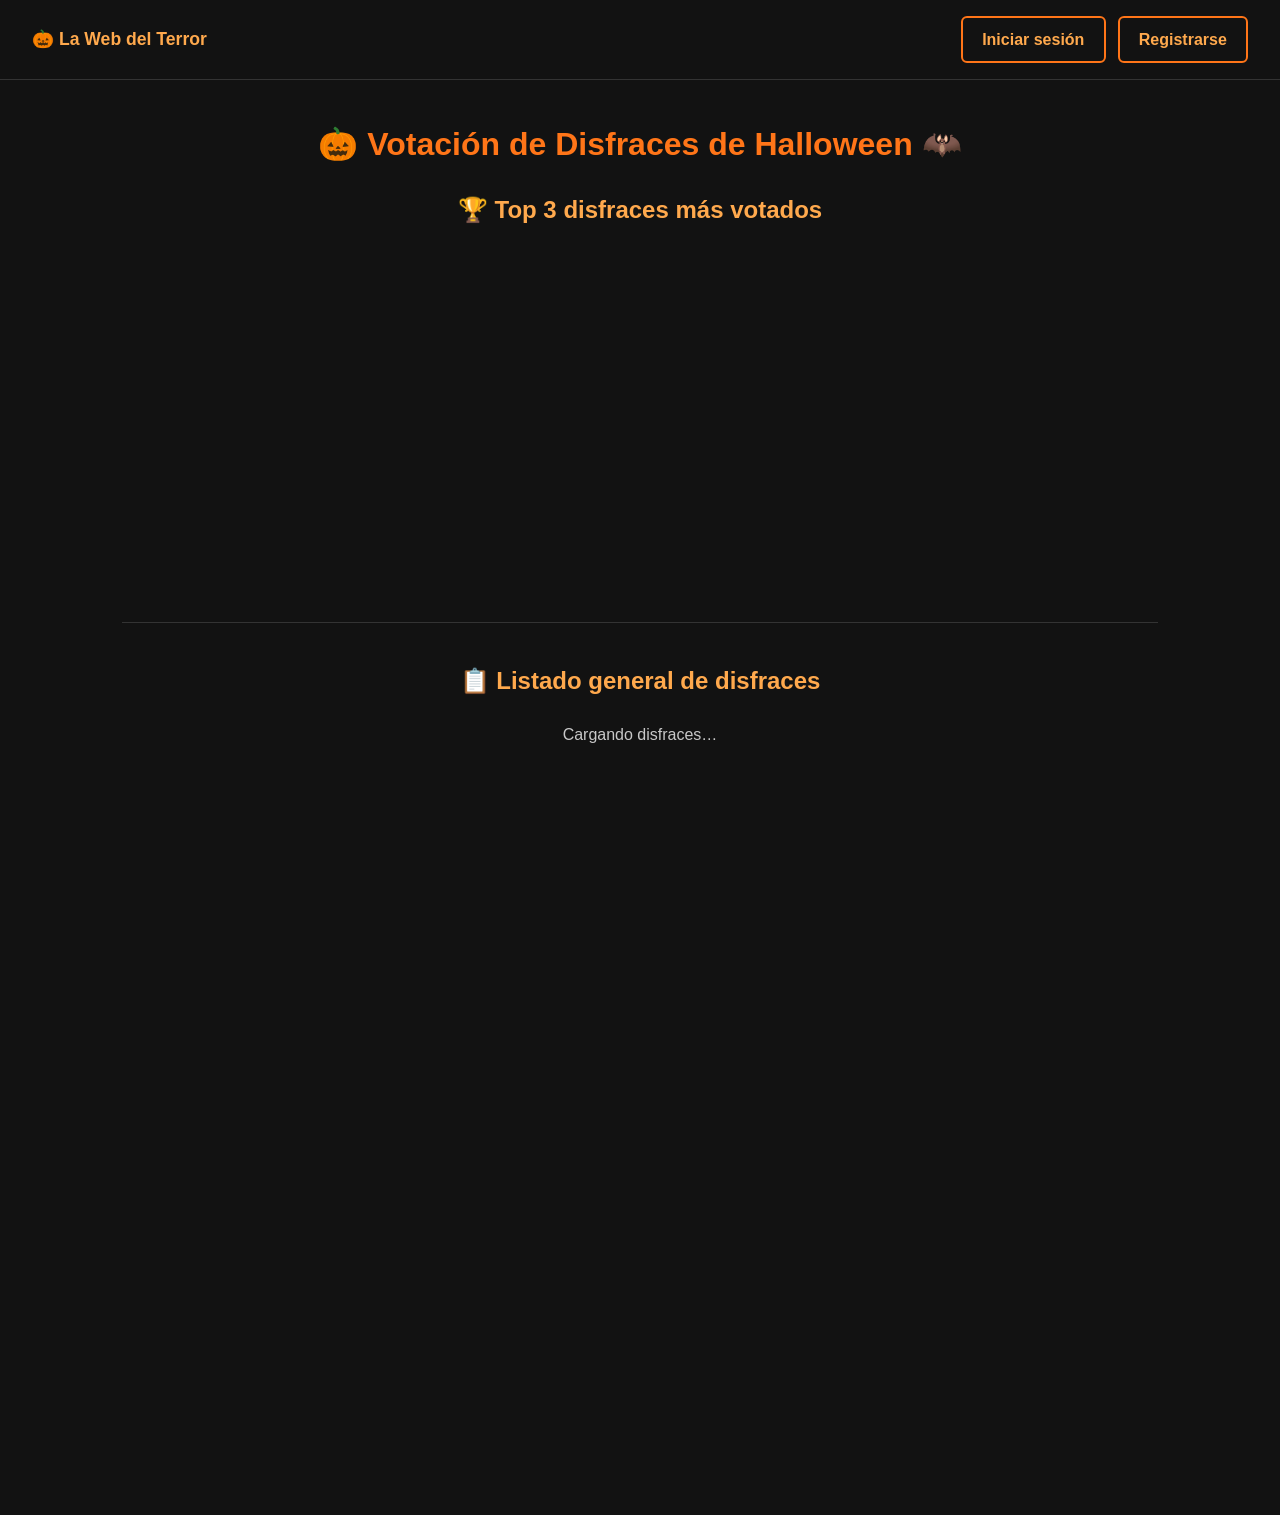
<file: index.html>
<!DOCTYPE html>
<html lang="es">
<head>
    <meta charset="UTF-8">
    <meta name="viewport" content="width=device-width, initial-scale=1.0">
    <meta name="description" content="Votación accesible de disfraces de Halloween">
    <title>Votación de Disfraces de Halloween</title>
    <link rel="icon" href="img/calabaza.svg" type="image/svg+xml">
    <link rel="stylesheet" href="css/estilos.css">
    <script type="module" src="js/index.js"></script>
</head>
<body>
    <!-- Primer elemento enfocable: permite saltar la navegación con el teclado -->
    <a class="saltar-contenido" href="#contenido">Saltar al contenido principal</a>

    <header class="encabezado">
        <a class="marca" href="index.html"><span aria-hidden="true">🎃</span> La Web del Terror</a>
        <nav class="nav-auth" aria-label="Cuenta de usuario">
            <ul id="nav-cuenta">
                <!-- Estado por defecto (sin sesión). js/index.js lo actualiza consultando api/sesion.php -->
                <li><a href="login.html" class="btn btn-secundario">Iniciar sesión</a></li>
                <li><a href="registro.html" class="btn btn-secundario">Registrarse</a></li>
            </ul>
        </nav>
    </header>

    <main id="contenido" tabindex="-1">
        <h1><span aria-hidden="true">🎃</span> Votación de Disfraces de Halloween <span aria-hidden="true">🦇</span></h1>

        <section aria-labelledby="titulo-podio">
            <h2 id="titulo-podio"><span aria-hidden="true">🏆</span> Top 3 disfraces más votados</h2>
            <ol id="contenedor-top" class="podio" aria-busy="true">
                <li class="cargando">Cargando podio…</li>
            </ol>
        </section>

        <hr class="separador">

        <section aria-labelledby="titulo-listado">
            <h2 id="titulo-listado"><span aria-hidden="true">📋</span> Listado general de disfraces</h2>
            <ul id="contenedor-disfraces" class="lista-cards" aria-busy="true">
                <li class="cargando">Cargando disfraces…</li>
            </ul>
        </section>
    </main>

    <!-- Región viva: los resultados de los fetch() se anuncian aquí vía .textContent -->
    <div id="aviso" class="aviso" role="status" aria-live="polite" aria-atomic="true"></div>
</body>
</html>
</file>
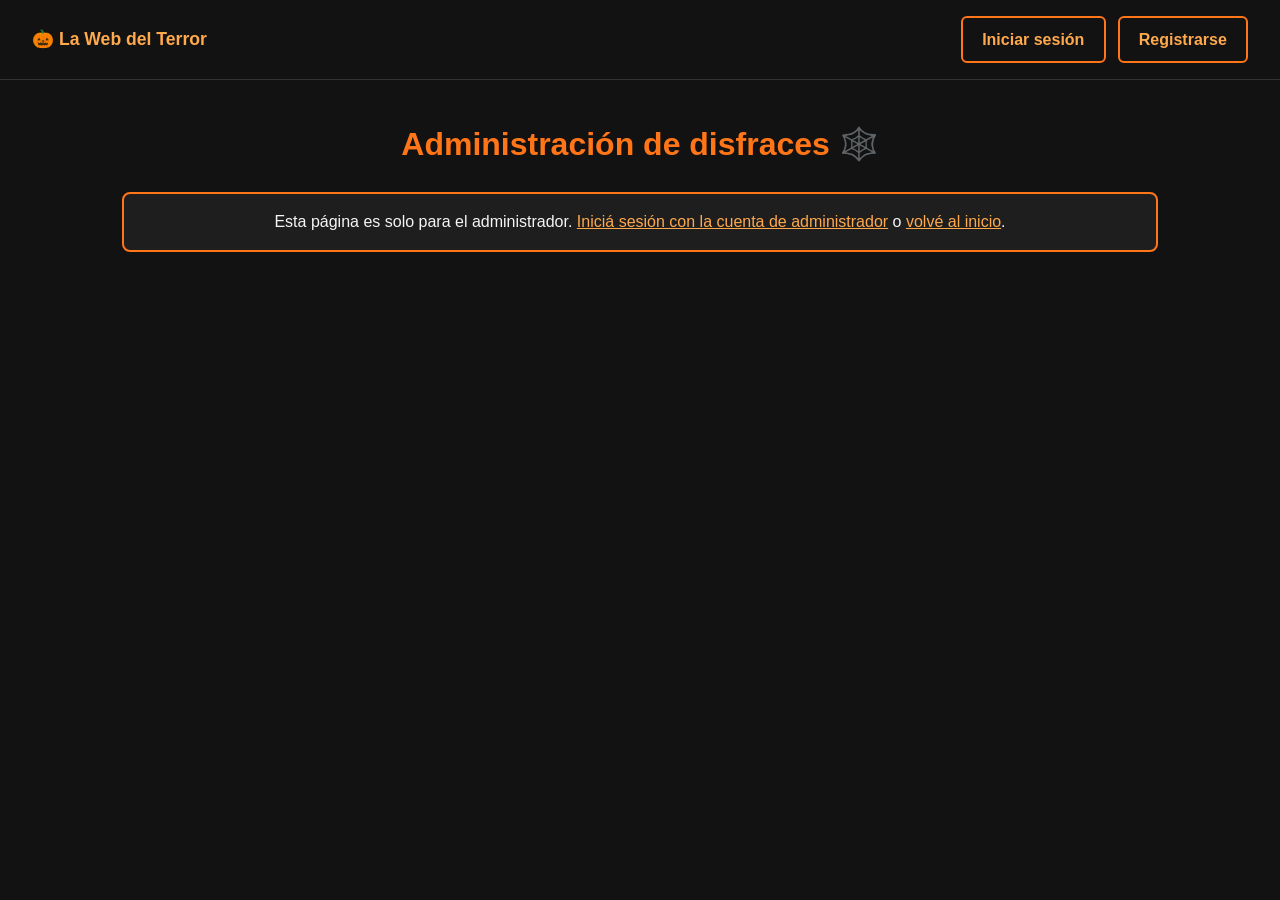
<file: admin.html>
<!DOCTYPE html>
<html lang="es">
<head>
    <meta charset="UTF-8">
    <meta name="viewport" content="width=device-width, initial-scale=1.0">
    <meta name="description" content="Administración de disfraces de Halloween">
    <title>Administración - Halloween</title>
    <link rel="icon" href="img/calabaza.svg" type="image/svg+xml">
    <link rel="stylesheet" href="css/estilos.css">
    <script type="module" src="js/admin.js"></script>
</head>
<body>
    <a class="saltar-contenido" href="#contenido">Saltar al contenido principal</a>

    <header class="encabezado">
        <a class="marca" href="index.html"><span aria-hidden="true">🎃</span> La Web del Terror</a>
        <nav class="nav-auth" aria-label="Cuenta de usuario">
            <ul id="nav-cuenta">
                <li><a href="login.html" class="btn btn-secundario">Iniciar sesión</a></li>
                <li><a href="registro.html" class="btn btn-secundario">Registrarse</a></li>
            </ul>
        </nav>
    </header>

    <main id="contenido" tabindex="-1" class="admin">
        <h1>Administración de disfraces <span aria-hidden="true">🕸️</span></h1>

        <!-- Se muestra si el usuario no es el administrador -->
        <p id="sin-permiso" class="aviso-pagina" hidden>
            Esta página es solo para el administrador.
            <a href="login.html">Iniciá sesión con la cuenta de administrador</a> o
            <a href="index.html">volvé al inicio</a>.
        </p>

        <div id="panel" hidden>
            <section class="form-box form-admin" aria-labelledby="titulo-form">
                <h2 id="titulo-form" tabindex="-1">Agregar disfraz</h2>

                <form id="form-disfraz" novalidate>
                    <div class="campo">
                        <label for="nombre">Nombre del disfraz</label>
                        <input type="text" id="nombre" name="nombre" maxlength="50" required aria-required="true">
                    </div>

                    <div class="campo">
                        <label for="descripcion">Descripción</label>
                        <textarea id="descripcion" name="descripcion" rows="3" maxlength="500"
                                  required aria-required="true"></textarea>
                    </div>

                    <div class="campo">
                        <label for="foto">Foto del disfraz</label>
                        <input type="file" id="foto" name="foto" accept="image/jpeg,image/png,image/gif,image/webp"
                               required aria-required="true" aria-describedby="ayuda-foto">
                        <span id="ayuda-foto" class="ayuda">JPG, PNG, GIF o WEBP, hasta 800 KB.</span>
                    </div>

                    <div class="acciones-form">
                        <button type="submit" id="btn-guardar">Agregar disfraz</button>
                        <button type="button" id="btn-cancelar" class="btn-secundario" hidden>Cancelar edición</button>
                    </div>
                </form>
            </section>

            <section aria-labelledby="titulo-tabla">
                <h2 id="titulo-tabla" tabindex="-1">Disfraces cargados</h2>
                <div class="tabla-scroll">
                    <table class="tabla-admin">
                        <caption class="sr-only">Lista de disfraces con sus votos y acciones disponibles</caption>
                        <thead>
                            <tr>
                                <th scope="col">Foto</th>
                                <th scope="col">Nombre</th>
                                <th scope="col">Descripción</th>
                                <th scope="col">Votos</th>
                                <th scope="col">Acciones</th>
                            </tr>
                        </thead>
                        <tbody id="tabla-disfraces"></tbody>
                    </table>
                </div>
            </section>
        </div>
    </main>

    <!-- Región viva: los resultados de los fetch() se anuncian aquí vía .textContent -->
    <div id="aviso" class="aviso" role="status" aria-live="polite" aria-atomic="true"></div>
</body>
</html>
</file>
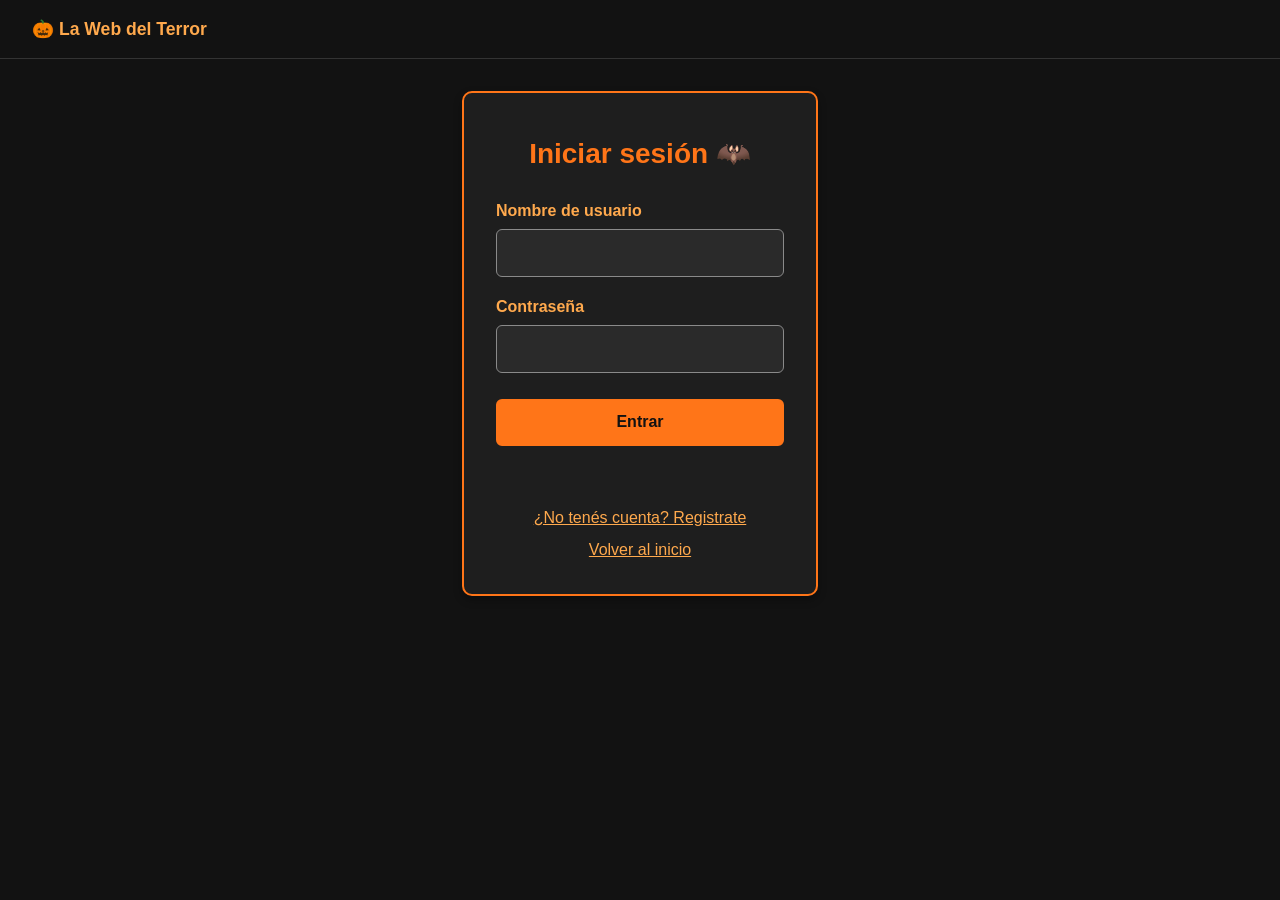
<file: login.html>
<!DOCTYPE html>
<html lang="es">
<head>
    <meta charset="UTF-8">
    <meta name="viewport" content="width=device-width, initial-scale=1.0">
    <meta name="description" content="Iniciar sesión para votar disfraces de Halloween">
    <title>Iniciar sesión - Halloween</title>
    <link rel="icon" href="img/calabaza.svg" type="image/svg+xml">
    <link rel="stylesheet" href="css/estilos.css">
    <script type="module" src="js/auth.js"></script>
</head>
<body class="pagina-form">
    <a class="saltar-contenido" href="#contenido">Saltar al formulario</a>

    <header class="encabezado">
        <a class="marca" href="index.html"><span aria-hidden="true">🎃</span> La Web del Terror</a>
    </header>

    <main id="contenido" tabindex="-1">
        <div class="form-box">
            <h1>Iniciar sesión <span aria-hidden="true">🦇</span></h1>

            <form id="form-auth" data-endpoint="api/login.php" data-destino="index.html" novalidate>
                <div class="campo">
                    <label for="nombre">Nombre de usuario</label>
                    <input type="text" id="nombre" name="nombre" autocomplete="username" required aria-required="true">
                </div>

                <div class="campo">
                    <label for="clave">Contraseña</label>
                    <input type="password" id="clave" name="clave" autocomplete="current-password" required aria-required="true">
                </div>

                <button type="submit">Entrar</button>

                <!-- Región viva: el resultado del fetch() se inyecta con .textContent -->
                <p id="mensaje-form" class="mensaje-form" role="status" aria-live="polite"></p>
            </form>

            <div class="enlaces-form">
                <a href="registro.html">¿No tenés cuenta? Registrate</a>
                <a href="index.html">Volver al inicio</a>
            </div>
        </div>
    </main>
</body>
</html>
</file>
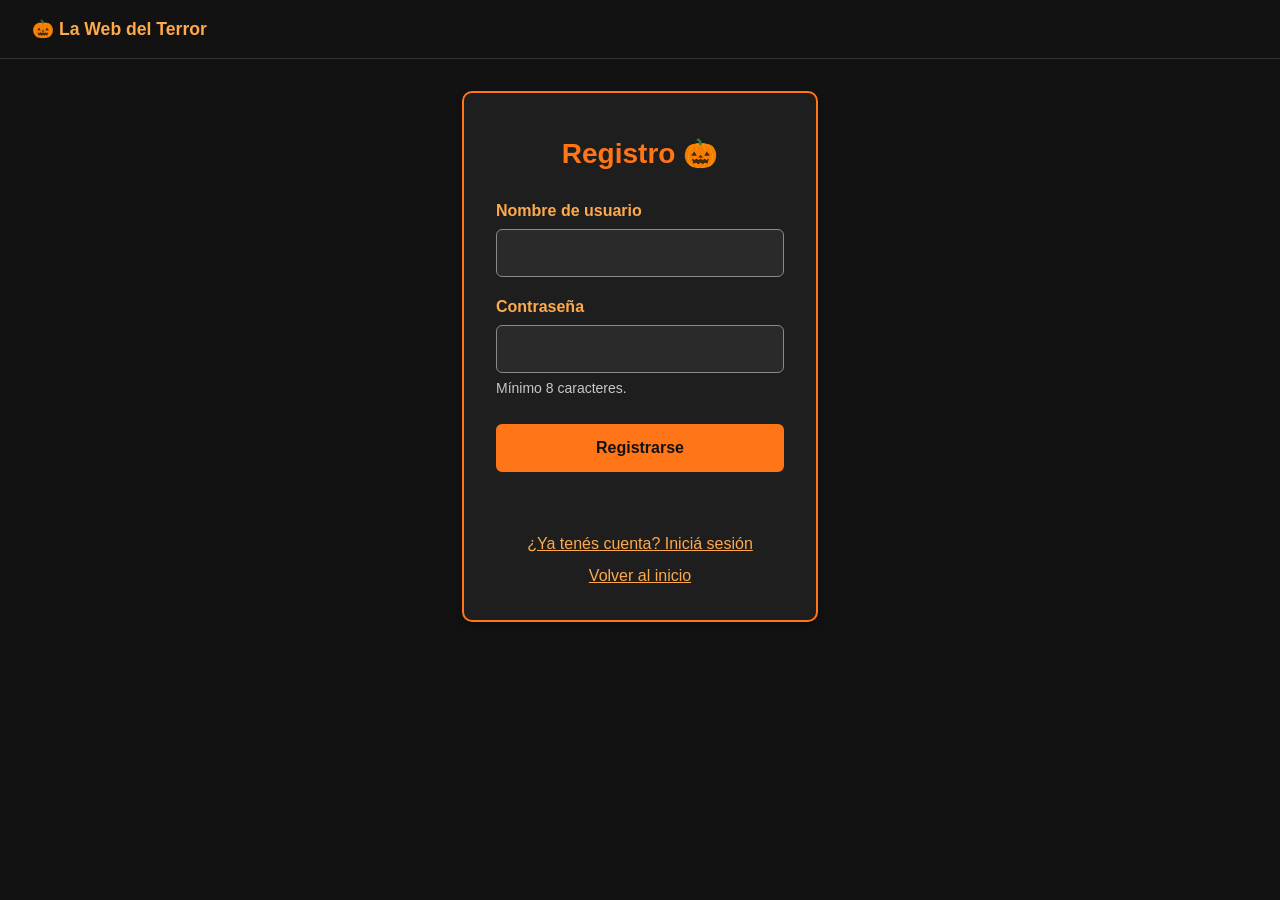
<file: registro.html>
<!DOCTYPE html>
<html lang="es">
<head>
    <meta charset="UTF-8">
    <meta name="viewport" content="width=device-width, initial-scale=1.0">
    <meta name="description" content="Registro de usuarios para votar disfraces de Halloween">
    <title>Registro - Halloween</title>
    <link rel="icon" href="img/calabaza.svg" type="image/svg+xml">
    <link rel="stylesheet" href="css/estilos.css">
    <script type="module" src="js/auth.js"></script>
</head>
<body class="pagina-form">
    <a class="saltar-contenido" href="#contenido">Saltar al formulario</a>

    <header class="encabezado">
        <a class="marca" href="index.html"><span aria-hidden="true">🎃</span> La Web del Terror</a>
    </header>

    <main id="contenido" tabindex="-1">
        <div class="form-box">
            <h1>Registro <span aria-hidden="true">🎃</span></h1>

            <form id="form-auth" data-endpoint="api/registro.php" data-destino="login.html" novalidate>
                <div class="campo">
                    <label for="nombre">Nombre de usuario</label>
                    <input type="text" id="nombre" name="nombre" autocomplete="username" minlength="3" maxlength="50" required aria-required="true">
                </div>

                <div class="campo">
                    <label for="clave">Contraseña</label>
                    <input type="password" id="clave" name="clave" autocomplete="new-password" minlength="8"
                           required aria-required="true" aria-describedby="ayuda-clave">
                    <span id="ayuda-clave" class="ayuda">Mínimo 8 caracteres.</span>
                </div>

                <button type="submit">Registrarse</button>

                <!-- Región viva: el resultado del fetch() se inyecta con .textContent -->
                <p id="mensaje-form" class="mensaje-form" role="status" aria-live="polite"></p>
            </form>

            <div class="enlaces-form">
                <a href="login.html">¿Ya tenés cuenta? Iniciá sesión</a>
                <a href="index.html">Volver al inicio</a>
            </div>
        </div>
    </main>
</body>
</html>
</file>
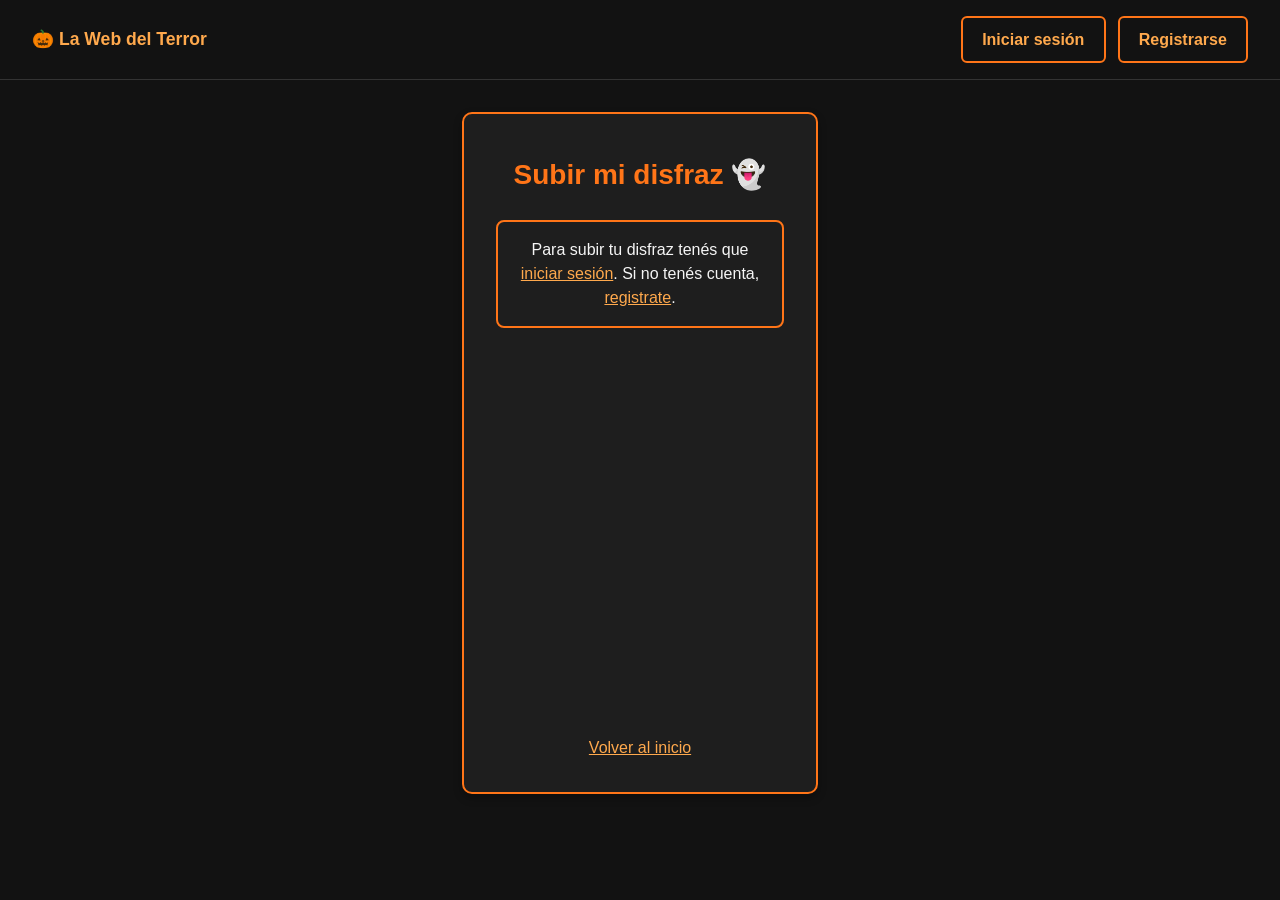
<file: subir.html>
<!DOCTYPE html>
<html lang="es">
<head>
    <meta charset="UTF-8">
    <meta name="viewport" content="width=device-width, initial-scale=1.0">
    <meta name="description" content="Subí tu disfraz de Halloween con foto y descripción">
    <title>Subir mi disfraz - Halloween</title>
    <link rel="icon" href="img/calabaza.svg" type="image/svg+xml">
    <link rel="stylesheet" href="css/estilos.css">
    <script type="module" src="js/subir.js"></script>
</head>
<body class="pagina-form">
    <a class="saltar-contenido" href="#contenido">Saltar al contenido principal</a>

    <header class="encabezado">
        <a class="marca" href="index.html"><span aria-hidden="true">🎃</span> La Web del Terror</a>
        <nav class="nav-auth" aria-label="Cuenta de usuario">
            <ul id="nav-cuenta">
                <li><a href="login.html" class="btn btn-secundario">Iniciar sesión</a></li>
                <li><a href="registro.html" class="btn btn-secundario">Registrarse</a></li>
            </ul>
        </nav>
    </header>

    <main id="contenido" tabindex="-1">
        <div class="form-box">
            <h1>Subir mi disfraz <span aria-hidden="true">👻</span></h1>

            <div class="zona-subir">
            <!-- Se muestra si no hay sesión iniciada -->
            <p id="sin-sesion" class="aviso-pagina" hidden>
                Para subir tu disfraz tenés que <a href="login.html">iniciar sesión</a>.
                Si no tenés cuenta, <a href="registro.html">registrate</a>.
            </p>

            <form id="form-disfraz" novalidate>
                <div class="campo">
                    <label for="nombre">Nombre del disfraz</label>
                    <input type="text" id="nombre" name="nombre" maxlength="50" required aria-required="true">
                </div>

                <div class="campo">
                    <label for="descripcion">Descripción</label>
                    <textarea id="descripcion" name="descripcion" rows="4" maxlength="500"
                              required aria-required="true" aria-describedby="ayuda-descripcion"></textarea>
                    <span id="ayuda-descripcion" class="ayuda">Hasta 500 caracteres.</span>
                </div>

                <div class="campo">
                    <label for="foto">Foto del disfraz</label>
                    <input type="file" id="foto" name="foto" accept="image/jpeg,image/png,image/gif,image/webp"
                           required aria-required="true" aria-describedby="ayuda-foto">
                    <span id="ayuda-foto" class="ayuda">JPG, PNG, GIF o WEBP, hasta 800 KB.</span>
                </div>

                <button type="submit">Subir disfraz</button>

                <!-- Región viva: el resultado del fetch() se inyecta con .textContent -->
                <p id="mensaje-form" class="mensaje-form" role="status" aria-live="polite"></p>
            </form>
            </div>

            <div class="enlaces-form">
                <a href="index.html">Volver al inicio</a>
            </div>
        </div>
    </main>
</body>
</html>
</file>
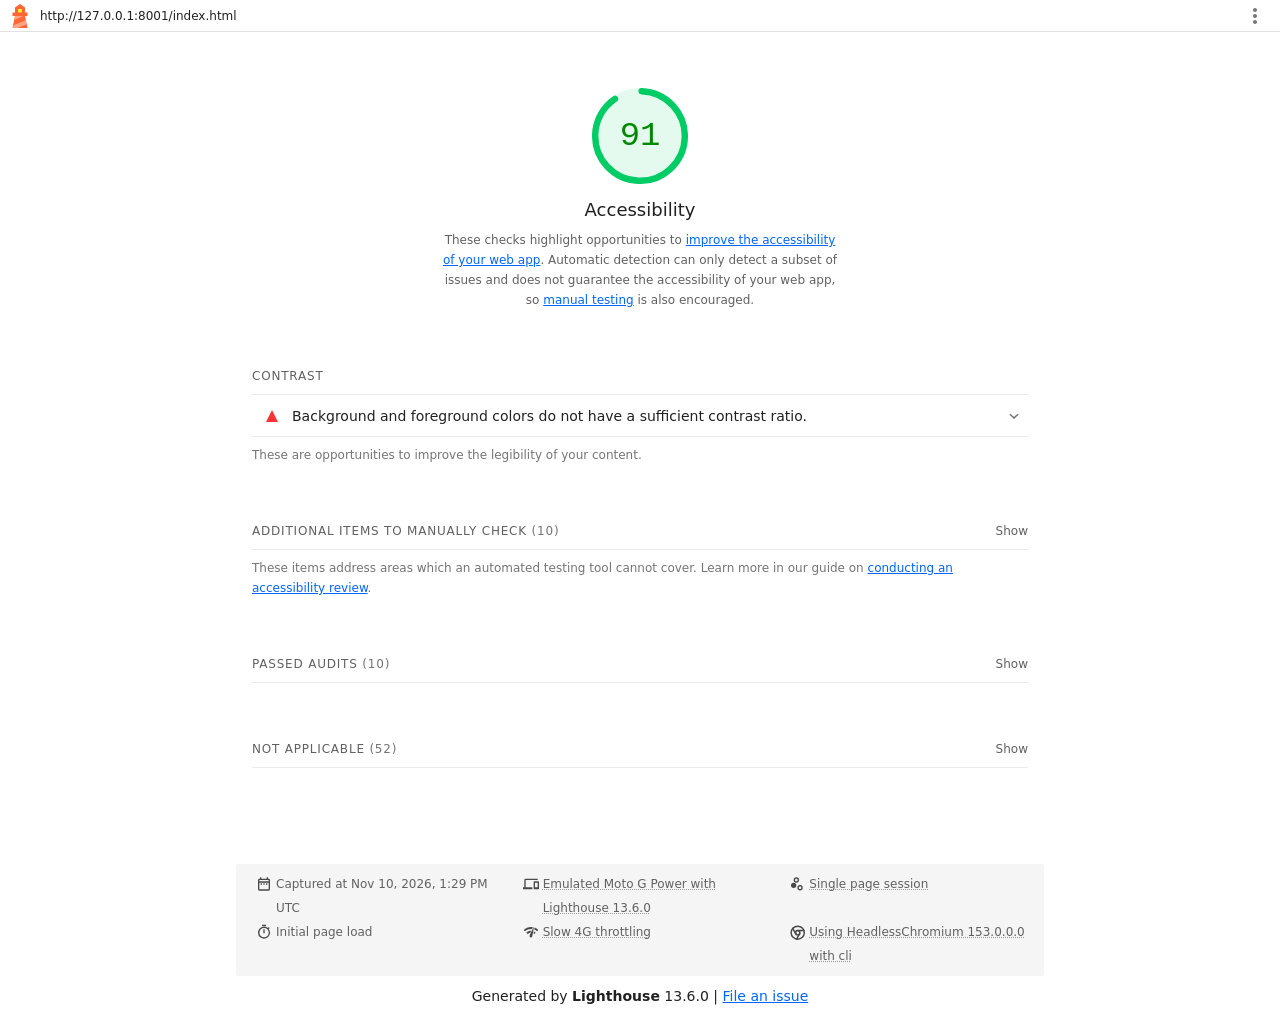
<file: docs/lighthouse/lighthouse_antes_index_original.html>
<!--
@license
Copyright 2018 Google LLC
SPDX-License-Identifier: Apache-2.0
-->
<!doctype html>
<html lang="en">
<head>
  <meta charset="utf-8">
  <meta name="viewport" content="width=device-width, initial-scale=1, minimum-scale=1">
  <link rel="icon" href='data:image/svg+xml;utf8,<svg fill="none" xmlns="http://www.w3.org/2000/svg" viewBox="0 0 48 48"><path d="m14 7 10-7 10 7v10h5v7h-5l5 24H9l5-24H9v-7h5V7Z" fill="%23F63"/><path d="M31.561 24H14l-1.689 8.105L31.561 24ZM18.983 48H9l1.022-4.907L35.723 32.27l1.663 7.98L18.983 48Z" fill="%23FFA385"/><path fill="%23FF3" d="M20.5 10h7v7h-7z"/></svg>'>
  <title>Lighthouse Report</title>
  <style>body {margin: 0}</style>
</head>
<body>
  <noscript>Lighthouse report requires JavaScript. Please enable.</noscript>

  <div id="lh-log"></div>

  <script>window.__LIGHTHOUSE_JSON__ = {"lighthouseVersion":"13.6.0","requestedUrl":"http://127.0.0.1:8001/index.html","mainDocumentUrl":"http://127.0.0.1:8001/index.html","finalDisplayedUrl":"http://127.0.0.1:8001/index.html","finalUrl":"http://127.0.0.1:8001/index.html","fetchTime":"2026-11-10T13:29:28.898Z","gatherMode":"navigation","runWarnings":[],"userAgent":"Mozilla/5.0 (X11; Linux x86_64) AppleWebKit/537.36 (KHTML, like Gecko) HeadlessChrome/153.0.0.0 Safari/537.36","environment":{"networkUserAgent":"Mozilla/5.0 (Linux; Android 11; moto g power (2022)) AppleWebKit/537.36 (KHTML, like Gecko) Chrome/153.0.0.0 Mobile Safari/537.36","hostUserAgent":"Mozilla/5.0 (X11; Linux x86_64) AppleWebKit/537.36 (KHTML, like Gecko) HeadlessChrome/153.0.0.0 Safari/537.36","benchmarkIndex":1845.5,"credits":{"axe-core":"4.14.0"}},"audits":{"accesskeys":{"id":"accesskeys","title":"`[accesskey]` values are unique","description":"Access keys let users quickly focus a part of the page. For proper navigation, each access key must be unique. [Learn more about access keys](https://dequeuniversity.com/rules/axe/4.14/accesskeys).","score":null,"scoreDisplayMode":"notApplicable"},"aria-allowed-attr":{"id":"aria-allowed-attr","title":"`[aria-*]` attributes match their roles","description":"Each ARIA `role` supports a specific subset of `aria-*` attributes. Mismatching these invalidates the `aria-*` attributes. [Learn how to match ARIA attributes to their roles](https://dequeuniversity.com/rules/axe/4.14/aria-allowed-attr).","score":null,"scoreDisplayMode":"notApplicable"},"aria-allowed-role":{"id":"aria-allowed-role","title":"Uses ARIA roles only on compatible elements","description":"Many HTML elements can only be assigned certain ARIA roles. Using ARIA roles where they are not allowed can interfere with the accessibility of the web page. [Learn more about ARIA roles](https://dequeuniversity.com/rules/axe/4.14/aria-allowed-role).","score":null,"scoreDisplayMode":"notApplicable"},"aria-command-name":{"id":"aria-command-name","title":"`button`, `link`, and `menuitem` elements have accessible names","description":"When an element doesn't have an accessible name, screen readers announce it with a generic name, making it unusable for users who rely on screen readers. [Learn how to make command elements more accessible](https://dequeuniversity.com/rules/axe/4.14/aria-command-name).","score":null,"scoreDisplayMode":"notApplicable"},"aria-conditional-attr":{"id":"aria-conditional-attr","title":"ARIA attributes are used as specified for the element's role","description":"Some ARIA attributes are only allowed on an element under certain conditions. [Learn more about conditional ARIA attributes](https://dequeuniversity.com/rules/axe/4.14/aria-conditional-attr).","score":null,"scoreDisplayMode":"notApplicable"},"aria-deprecated-role":{"id":"aria-deprecated-role","title":"Deprecated ARIA roles were not used","description":"Deprecated ARIA roles may not be processed correctly by assistive technology. [Learn more about deprecated ARIA roles](https://dequeuniversity.com/rules/axe/4.14/aria-deprecated-role).","score":null,"scoreDisplayMode":"notApplicable"},"aria-dialog-name":{"id":"aria-dialog-name","title":"Elements with `role=\"dialog\"` or `role=\"alertdialog\"` have accessible names.","description":"ARIA dialog elements without accessible names may prevent screen readers users from discerning the purpose of these elements. [Learn how to make ARIA dialog elements more accessible](https://dequeuniversity.com/rules/axe/4.14/aria-dialog-name).","score":null,"scoreDisplayMode":"notApplicable"},"aria-hidden-body":{"id":"aria-hidden-body","title":"`[aria-hidden=\"true\"]` is not present on the document `\u003cbody>`","description":"Assistive technologies, like screen readers, work inconsistently when `aria-hidden=\"true\"` is set on the document `\u003cbody>`. [Learn how `aria-hidden` affects the document body](https://dequeuniversity.com/rules/axe/4.14/aria-hidden-body).","score":1,"scoreDisplayMode":"binary","details":{"type":"table","headings":[{"key":"node","valueType":"node","subItemsHeading":{"key":"relatedNode","valueType":"node"},"label":"Failing Elements"}],"items":[]}},"aria-hidden-focus":{"id":"aria-hidden-focus","title":"`[aria-hidden=\"true\"]` elements do not contain focusable descendents","description":"Focusable descendents within an `[aria-hidden=\"true\"]` element prevent those interactive elements from being available to users of assistive technologies like screen readers. [Learn how `aria-hidden` affects focusable elements](https://dequeuniversity.com/rules/axe/4.14/aria-hidden-focus).","score":null,"scoreDisplayMode":"notApplicable"},"aria-input-field-name":{"id":"aria-input-field-name","title":"ARIA input fields have accessible names","description":"When an input field doesn't have an accessible name, screen readers announce it with a generic name, making it unusable for users who rely on screen readers. [Learn more about input field labels](https://dequeuniversity.com/rules/axe/4.14/aria-input-field-name).","score":null,"scoreDisplayMode":"notApplicable"},"aria-meter-name":{"id":"aria-meter-name","title":"ARIA `meter` elements have accessible names","description":"When a meter element doesn't have an accessible name, screen readers announce it with a generic name, making it unusable for users who rely on screen readers. [Learn how to name `meter` elements](https://dequeuniversity.com/rules/axe/4.14/aria-meter-name).","score":null,"scoreDisplayMode":"notApplicable"},"aria-progressbar-name":{"id":"aria-progressbar-name","title":"ARIA `progressbar` elements have accessible names","description":"When a `progressbar` element doesn't have an accessible name, screen readers announce it with a generic name, making it unusable for users who rely on screen readers. [Learn how to label `progressbar` elements](https://dequeuniversity.com/rules/axe/4.14/aria-progressbar-name).","score":null,"scoreDisplayMode":"notApplicable"},"aria-prohibited-attr":{"id":"aria-prohibited-attr","title":"Elements use only permitted ARIA attributes","description":"Using ARIA attributes in roles where they are prohibited can mean that important information is not communicated to users of assistive technologies. [Learn more about prohibited ARIA roles](https://dequeuniversity.com/rules/axe/4.14/aria-prohibited-attr).","score":null,"scoreDisplayMode":"notApplicable"},"aria-required-attr":{"id":"aria-required-attr","title":"`[role]`s have all required `[aria-*]` attributes","description":"Some ARIA roles have required attributes that describe the state of the element to screen readers. [Learn more about roles and required attributes](https://dequeuniversity.com/rules/axe/4.14/aria-required-attr).","score":null,"scoreDisplayMode":"notApplicable"},"aria-required-children":{"id":"aria-required-children","title":"Elements with an ARIA `[role]` that require children to contain a specific `[role]` have all required children.","description":"Some ARIA parent roles must contain specific child roles to perform their intended accessibility functions. [Learn more about roles and required children elements](https://dequeuniversity.com/rules/axe/4.14/aria-required-children).","score":null,"scoreDisplayMode":"notApplicable"},"aria-required-parent":{"id":"aria-required-parent","title":"`[role]`s are contained by their required parent element","description":"Some ARIA child roles must be contained by specific parent roles to properly perform their intended accessibility functions. [Learn more about ARIA roles and required parent element](https://dequeuniversity.com/rules/axe/4.14/aria-required-parent).","score":null,"scoreDisplayMode":"notApplicable"},"aria-roles":{"id":"aria-roles","title":"`[role]` values are valid","description":"ARIA roles must have valid values in order to perform their intended accessibility functions. [Learn more about valid ARIA roles](https://dequeuniversity.com/rules/axe/4.14/aria-roles).","score":null,"scoreDisplayMode":"notApplicable"},"aria-text":{"id":"aria-text","title":"Elements with the `role=text` attribute do not have focusable descendents.","description":"Adding `role=text` around a text node split by markup enables VoiceOver to treat it as one phrase, but the element's focusable descendents will not be announced. [Learn more about the `role=text` attribute](https://dequeuniversity.com/rules/axe/4.14/aria-text).","score":null,"scoreDisplayMode":"notApplicable"},"aria-toggle-field-name":{"id":"aria-toggle-field-name","title":"ARIA toggle fields have accessible names","description":"When a toggle field doesn't have an accessible name, screen readers announce it with a generic name, making it unusable for users who rely on screen readers. [Learn more about toggle fields](https://dequeuniversity.com/rules/axe/4.14/aria-toggle-field-name).","score":null,"scoreDisplayMode":"notApplicable"},"aria-tooltip-name":{"id":"aria-tooltip-name","title":"ARIA `tooltip` elements have accessible names","description":"When a tooltip element doesn't have an accessible name, screen readers announce it with a generic name, making it unusable for users who rely on screen readers. [Learn how to name `tooltip` elements](https://dequeuniversity.com/rules/axe/4.14/aria-tooltip-name).","score":null,"scoreDisplayMode":"notApplicable"},"aria-treeitem-name":{"id":"aria-treeitem-name","title":"ARIA `treeitem` elements have accessible names","description":"When a `treeitem` element doesn't have an accessible name, screen readers announce it with a generic name, making it unusable for users who rely on screen readers. [Learn more about labeling `treeitem` elements](https://dequeuniversity.com/rules/axe/4.14/aria-treeitem-name).","score":null,"scoreDisplayMode":"notApplicable"},"aria-valid-attr-value":{"id":"aria-valid-attr-value","title":"`[aria-*]` attributes have valid values","description":"Assistive technologies, like screen readers, can't interpret ARIA attributes with invalid values. [Learn more about valid values for ARIA attributes](https://dequeuniversity.com/rules/axe/4.14/aria-valid-attr-value).","score":null,"scoreDisplayMode":"notApplicable"},"aria-valid-attr":{"id":"aria-valid-attr","title":"`[aria-*]` attributes are valid and not misspelled","description":"Assistive technologies, like screen readers, can't interpret ARIA attributes with invalid names. [Learn more about valid ARIA attributes](https://dequeuniversity.com/rules/axe/4.14/aria-valid-attr).","score":null,"scoreDisplayMode":"notApplicable"},"button-name":{"id":"button-name","title":"Buttons have an accessible name","description":"When a button doesn't have an accessible name, screen readers announce it as \"button\", making it unusable for users who rely on screen readers. [Learn how to make buttons more accessible](https://dequeuniversity.com/rules/axe/4.14/button-name).","score":1,"scoreDisplayMode":"binary","details":{"type":"table","headings":[{"key":"node","valueType":"node","subItemsHeading":{"key":"relatedNode","valueType":"node"},"label":"Failing Elements"}],"items":[]}},"bypass":{"id":"bypass","title":"The page contains a heading, skip link, or landmark region","description":"Adding ways to bypass repetitive content lets keyboard users navigate the page more efficiently. [Learn more about bypass blocks](https://dequeuniversity.com/rules/axe/4.14/bypass).","score":null,"scoreDisplayMode":"notApplicable"},"color-contrast":{"id":"color-contrast","title":"Background and foreground colors do not have a sufficient contrast ratio.","description":"Low-contrast text is difficult or impossible for many users to read. [Learn how to provide sufficient color contrast](https://dequeuniversity.com/rules/axe/4.14/color-contrast).","score":0,"scoreDisplayMode":"binary","details":{"type":"table","headings":[{"key":"node","valueType":"node","subItemsHeading":{"key":"relatedNode","valueType":"node"},"label":"Failing Elements"}],"items":[{"node":{"type":"node","lhId":"1-0-BUTTON","path":"1,HTML,1,BODY,3,MAIN,6,SECTION,1,DIV,0,DIV,3,BUTTON","selector":"section > div#contenedor-disfraces > div.card > button","boundingRect":{"top":1056,"bottom":1090,"left":166,"right":246,"width":80,"height":34},"snippet":"\u003cbutton onclick=\"votar(1)\">","nodeLabel":"¡Votar!","explanation":"Fix any of the following:\n  Element has insufficient color contrast of 2.93 (foreground color: #ffffff, background color: #ff6600, font size: 10.0pt (13.3333px), font weight: bold). Expected contrast ratio of 4.5:1"}},{"node":{"type":"node","lhId":"1-1-BUTTON","path":"1,HTML,1,BODY,3,MAIN,6,SECTION,1,DIV,1,DIV,3,BUTTON","selector":"section > div#contenedor-disfraces > div.card > button","boundingRect":{"top":1311,"bottom":1345,"left":166,"right":246,"width":80,"height":34},"snippet":"\u003cbutton onclick=\"votar(2)\">","nodeLabel":"¡Votar!","explanation":"Fix any of the following:\n  Element has insufficient color contrast of 2.93 (foreground color: #ffffff, background color: #ff6600, font size: 10.0pt (13.3333px), font weight: bold). Expected contrast ratio of 4.5:1"}},{"node":{"type":"node","lhId":"1-2-BUTTON","path":"1,HTML,1,BODY,3,MAIN,6,SECTION,1,DIV,2,DIV,3,BUTTON","selector":"section > div#contenedor-disfraces > div.card > button","boundingRect":{"top":1548,"bottom":1582,"left":166,"right":246,"width":80,"height":34},"snippet":"\u003cbutton onclick=\"votar(3)\">","nodeLabel":"¡Votar!","explanation":"Fix any of the following:\n  Element has insufficient color contrast of 2.93 (foreground color: #ffffff, background color: #ff6600, font size: 10.0pt (13.3333px), font weight: bold). Expected contrast ratio of 4.5:1"}},{"node":{"type":"node","lhId":"1-3-BUTTON","path":"1,HTML,1,BODY,3,MAIN,6,SECTION,1,DIV,3,DIV,3,BUTTON","selector":"section > div#contenedor-disfraces > div.card > button","boundingRect":{"top":1785,"bottom":1819,"left":166,"right":246,"width":80,"height":34},"snippet":"\u003cbutton onclick=\"votar(4)\">","nodeLabel":"¡Votar!","explanation":"Fix any of the following:\n  Element has insufficient color contrast of 2.93 (foreground color: #ffffff, background color: #ff6600, font size: 10.0pt (13.3333px), font weight: bold). Expected contrast ratio of 4.5:1"}},{"node":{"type":"node","lhId":"1-4-BUTTON","path":"1,HTML,1,BODY,3,MAIN,6,SECTION,1,DIV,4,DIV,3,BUTTON","selector":"section > div#contenedor-disfraces > div.card > button","boundingRect":{"top":2039,"bottom":2074,"left":166,"right":246,"width":80,"height":34},"snippet":"\u003cbutton onclick=\"votar(5)\">","nodeLabel":"¡Votar!","explanation":"Fix any of the following:\n  Element has insufficient color contrast of 2.93 (foreground color: #ffffff, background color: #ff6600, font size: 10.0pt (13.3333px), font weight: bold). Expected contrast ratio of 4.5:1"}}],"debugData":{"type":"debugdata","impact":"serious","tags":["cat.color","wcag2aa","wcag143","TTv5","TT13.c","EN-301-549","EN-9.1.4.3","ACT","RGAAv4","RGAA-3.2.1"]}}},"definition-list":{"id":"definition-list","title":"`\u003cdl>`'s contain only properly-ordered `\u003cdt>` and `\u003cdd>` groups, `\u003cscript>`, `\u003ctemplate>` or `\u003cdiv>` elements.","description":"When definition lists are not properly marked up, screen readers may produce confusing or inaccurate output. [Learn how to structure definition lists correctly](https://dequeuniversity.com/rules/axe/4.14/definition-list).","score":null,"scoreDisplayMode":"notApplicable"},"dlitem":{"id":"dlitem","title":"Definition list items are wrapped in `\u003cdl>` elements","description":"Definition list items (`\u003cdt>` and `\u003cdd>`) must be wrapped in a parent `\u003cdl>` element to ensure that screen readers can properly announce them. [Learn how to structure definition lists correctly](https://dequeuniversity.com/rules/axe/4.14/dlitem).","score":null,"scoreDisplayMode":"notApplicable"},"document-title":{"id":"document-title","title":"Document has a `\u003ctitle>` element","description":"The title gives screen reader users an overview of the page, and search engine users rely on it heavily to determine if a page is relevant to their search. [Learn more about document titles](https://dequeuniversity.com/rules/axe/4.14/document-title).","score":1,"scoreDisplayMode":"binary","details":{"type":"table","headings":[{"key":"node","valueType":"node","subItemsHeading":{"key":"relatedNode","valueType":"node"},"label":"Failing Elements"}],"items":[]}},"duplicate-id-aria":{"id":"duplicate-id-aria","title":"ARIA IDs are unique","description":"The value of an ARIA ID must be unique to prevent other instances from being overlooked by assistive technologies. [Learn how to fix duplicate ARIA IDs](https://dequeuniversity.com/rules/axe/4.14/duplicate-id-aria).","score":null,"scoreDisplayMode":"notApplicable"},"empty-heading":{"id":"empty-heading","title":"All heading elements contain content.","description":"A heading with no content or inaccessible text prevent screen reader users from accessing information on the page's structure. [Learn more about headings](https://dequeuniversity.com/rules/axe/4.14/empty-heading).","score":null,"scoreDisplayMode":"notApplicable"},"form-field-multiple-labels":{"id":"form-field-multiple-labels","title":"No form fields have multiple labels","description":"Form fields with multiple labels can be confusingly announced by assistive technologies like screen readers which use either the first, the last, or all of the labels. [Learn how to use form labels](https://dequeuniversity.com/rules/axe/4.14/form-field-multiple-labels).","score":null,"scoreDisplayMode":"notApplicable"},"frame-title":{"id":"frame-title","title":"`\u003cframe>` or `\u003ciframe>` elements have a title","description":"Screen reader users rely on frame titles to describe the contents of frames. [Learn more about frame titles](https://dequeuniversity.com/rules/axe/4.14/frame-title).","score":null,"scoreDisplayMode":"notApplicable"},"heading-order":{"id":"heading-order","title":"Heading elements appear in a sequentially-descending order","description":"Properly ordered headings that do not skip levels convey the semantic structure of the page, making it easier to navigate and understand when using assistive technologies. [Learn more about heading order](https://dequeuniversity.com/rules/axe/4.14/heading-order).","score":1,"scoreDisplayMode":"binary","details":{"type":"table","headings":[{"key":"node","valueType":"node","subItemsHeading":{"key":"relatedNode","valueType":"node"},"label":"Failing Elements"}],"items":[]}},"html-has-lang":{"id":"html-has-lang","title":"`\u003chtml>` element has a `[lang]` attribute","description":"If a page doesn't specify a `lang` attribute, a screen reader assumes that the page is in the default language that the user chose when setting up the screen reader. If the page isn't actually in the default language, then the screen reader might not announce the page's text correctly. [Learn more about the `lang` attribute](https://dequeuniversity.com/rules/axe/4.14/html-has-lang).","score":1,"scoreDisplayMode":"binary","details":{"type":"table","headings":[{"key":"node","valueType":"node","subItemsHeading":{"key":"relatedNode","valueType":"node"},"label":"Failing Elements"}],"items":[]}},"html-lang-valid":{"id":"html-lang-valid","title":"`\u003chtml>` element has a valid value for its `[lang]` attribute","description":"Specifying a valid [BCP 47 language](https://www.w3.org/International/questions/qa-choosing-language-tags#question) helps screen readers announce text properly. [Learn how to use the `lang` attribute](https://dequeuniversity.com/rules/axe/4.14/html-lang-valid).","score":1,"scoreDisplayMode":"binary","details":{"type":"table","headings":[{"key":"node","valueType":"node","subItemsHeading":{"key":"relatedNode","valueType":"node"},"label":"Failing Elements"}],"items":[]}},"html-xml-lang-mismatch":{"id":"html-xml-lang-mismatch","title":"`\u003chtml>` element has an `[xml:lang]` attribute with the same base language as the `[lang]` attribute.","description":"If the webpage does not specify a consistent language, then the screen reader might not announce the page's text correctly. [Learn more about the `lang` attribute](https://dequeuniversity.com/rules/axe/4.14/html-xml-lang-mismatch).","score":null,"scoreDisplayMode":"notApplicable"},"identical-links-same-purpose":{"id":"identical-links-same-purpose","title":"Identical links have the same purpose.","description":"Links with the same destination should have the same description, to help users understand the link's purpose and decide whether to follow it. [Learn more about identical links](https://dequeuniversity.com/rules/axe/4.14/identical-links-same-purpose).","score":null,"scoreDisplayMode":"notApplicable"},"image-alt":{"id":"image-alt","title":"Image elements have `[alt]` attributes","description":"Informative elements should aim for short, descriptive alternate text. Decorative elements can be ignored with an empty alt attribute. [Learn more about the `alt` attribute](https://dequeuniversity.com/rules/axe/4.14/image-alt).","score":null,"scoreDisplayMode":"notApplicable"},"image-redundant-alt":{"id":"image-redundant-alt","title":"Image elements do not have `[alt]` attributes that are redundant text.","description":"Informative elements should aim for short, descriptive alternative text. Alternative text that is exactly the same as the text adjacent to the link or image is potentially confusing for screen reader users, because the text will be read twice. [Learn more about the `alt` attribute](https://dequeuniversity.com/rules/axe/4.14/image-redundant-alt).","score":null,"scoreDisplayMode":"notApplicable"},"input-button-name":{"id":"input-button-name","title":"Input buttons have discernible text.","description":"Adding discernable and accessible text to input buttons may help screen reader users understand the purpose of the input button. [Learn more about input buttons](https://dequeuniversity.com/rules/axe/4.14/input-button-name).","score":null,"scoreDisplayMode":"notApplicable"},"input-image-alt":{"id":"input-image-alt","title":"`\u003cinput type=\"image\">` elements have `[alt]` text","description":"When an image is being used as an `\u003cinput>` button, providing alternative text can help screen reader users understand the purpose of the button. [Learn about input image alt text](https://dequeuniversity.com/rules/axe/4.14/input-image-alt).","score":null,"scoreDisplayMode":"notApplicable"},"label-content-name-mismatch":{"id":"label-content-name-mismatch","title":"Elements with visible text labels have matching accessible names.","description":"Visible text labels that do not match the accessible name can result in a confusing experience for screen reader users. [Learn more about accessible names](https://dequeuniversity.com/rules/axe/4.14/label-content-name-mismatch).","score":null,"scoreDisplayMode":"notApplicable"},"label":{"id":"label","title":"Form elements have associated labels","description":"Labels ensure that form controls are announced properly by assistive technologies, like screen readers. [Learn more about form element labels](https://dequeuniversity.com/rules/axe/4.14/label).","score":null,"scoreDisplayMode":"notApplicable"},"landmark-one-main":{"id":"landmark-one-main","title":"Document has a main landmark.","description":"One main landmark helps screen reader users navigate a web page. [Learn more about landmarks](https://dequeuniversity.com/rules/axe/4.14/landmark-one-main).","score":1,"scoreDisplayMode":"binary","details":{"type":"table","headings":[{"key":"node","valueType":"node","subItemsHeading":{"key":"relatedNode","valueType":"node"},"label":"Failing Elements"}],"items":[]}},"link-name":{"id":"link-name","title":"Links have a discernible name","description":"Link text (and alternate text for images, when used as links) that is discernible, unique, and focusable improves the navigation experience for screen reader users. [Learn how to make links accessible](https://dequeuniversity.com/rules/axe/4.14/link-name).","score":1,"scoreDisplayMode":"binary","details":{"type":"table","headings":[{"key":"node","valueType":"node","subItemsHeading":{"key":"relatedNode","valueType":"node"},"label":"Failing Elements"}],"items":[]}},"link-in-text-block":{"id":"link-in-text-block","title":"Links are distinguishable without relying on color.","description":"Low-contrast text is difficult or impossible for many users to read. Link text that is discernible improves the experience for users with low vision. [Learn how to make links distinguishable](https://dequeuniversity.com/rules/axe/4.14/link-in-text-block).","score":null,"scoreDisplayMode":"notApplicable"},"list":{"id":"list","title":"Lists contain only `\u003cli>` elements and script supporting elements (`\u003cscript>` and `\u003ctemplate>`).","description":"Screen readers have a specific way of announcing lists. Ensuring proper list structure aids screen reader output. [Learn more about proper list structure](https://dequeuniversity.com/rules/axe/4.14/list).","score":null,"scoreDisplayMode":"notApplicable"},"listitem":{"id":"listitem","title":"List items (`\u003cli>`) are contained within `\u003cul>`, `\u003col>` or `\u003cmenu>` parent elements","description":"Screen readers require list items (`\u003cli>`) to be contained within a parent `\u003cul>`, `\u003col>` or `\u003cmenu>` to be announced properly. [Learn more about proper list structure](https://dequeuniversity.com/rules/axe/4.14/listitem).","score":null,"scoreDisplayMode":"notApplicable"},"meta-refresh":{"id":"meta-refresh","title":"The document does not use `\u003cmeta http-equiv=\"refresh\">`","description":"Users do not expect a page to refresh automatically, and doing so will move focus back to the top of the page. This may create a frustrating or confusing experience. [Learn more about the refresh meta tag](https://dequeuniversity.com/rules/axe/4.14/meta-refresh).","score":null,"scoreDisplayMode":"notApplicable"},"meta-viewport":{"id":"meta-viewport","title":"`[user-scalable=\"no\"]` is not used in the `\u003cmeta name=\"viewport\">` element and the `[maximum-scale]` attribute is not less than 5.","description":"Disabling zooming is problematic for users with low vision who rely on screen magnification to properly see the contents of a web page. [Learn more about the viewport meta tag](https://dequeuniversity.com/rules/axe/4.14/meta-viewport).","score":1,"scoreDisplayMode":"binary","details":{"type":"table","headings":[{"key":"node","valueType":"node","subItemsHeading":{"key":"relatedNode","valueType":"node"},"label":"Failing Elements"}],"items":[]}},"object-alt":{"id":"object-alt","title":"`\u003cobject>` elements have alternate text","description":"Screen readers cannot translate non-text content. Adding alternate text to `\u003cobject>` elements helps screen readers convey meaning to users. [Learn more about alt text for `object` elements](https://dequeuniversity.com/rules/axe/4.14/object-alt).","score":null,"scoreDisplayMode":"notApplicable"},"select-name":{"id":"select-name","title":"Select elements have associated label elements.","description":"Form elements without effective labels can create frustrating experiences for screen reader users. [Learn more about the `select` element](https://dequeuniversity.com/rules/axe/4.14/select-name).","score":null,"scoreDisplayMode":"notApplicable"},"skip-link":{"id":"skip-link","title":"Skip links are focusable.","description":"Including a skip link can help users skip to the main content to save time. [Learn more about skip links](https://dequeuniversity.com/rules/axe/4.14/skip-link).","score":null,"scoreDisplayMode":"notApplicable"},"tabindex":{"id":"tabindex","title":"No element has a `[tabindex]` value greater than 0","description":"A value greater than 0 implies an explicit navigation ordering. Although technically valid, this often creates frustrating experiences for users who rely on assistive technologies. [Learn more about the `tabindex` attribute](https://dequeuniversity.com/rules/axe/4.14/tabindex).","score":null,"scoreDisplayMode":"notApplicable"},"table-duplicate-name":{"id":"table-duplicate-name","title":"Tables have different content in the summary attribute and `\u003ccaption>`.","description":"The summary attribute should describe the table structure, while `\u003ccaption>` should have the onscreen title. Accurate table mark-up helps users of screen readers. [Learn more about summary and caption](https://dequeuniversity.com/rules/axe/4.14/table-duplicate-name).","score":null,"scoreDisplayMode":"notApplicable"},"table-fake-caption":{"id":"table-fake-caption","title":"Tables use `\u003ccaption>` instead of cells with the `[colspan]` attribute to indicate a caption.","description":"Screen readers have features to make navigating tables easier. Ensuring that tables use the actual caption element instead of cells with the `[colspan]` attribute may improve the experience for screen reader users. [Learn more about captions](https://dequeuniversity.com/rules/axe/4.14/table-fake-caption).","score":null,"scoreDisplayMode":"notApplicable"},"target-size":{"id":"target-size","title":"Touch targets have sufficient size and spacing.","description":"Touch targets with sufficient size and spacing help users who may have difficulty targeting small controls to activate the targets. [Learn more about touch targets](https://dequeuniversity.com/rules/axe/4.14/target-size).","score":1,"scoreDisplayMode":"binary","details":{"type":"table","headings":[{"key":"node","valueType":"node","subItemsHeading":{"key":"relatedNode","valueType":"node"},"label":"Failing Elements"}],"items":[]}},"td-has-header":{"id":"td-has-header","title":"`\u003ctd>` elements in a large `\u003ctable>` have one or more table headers.","description":"Screen readers have features to make navigating tables easier. Ensuring that `\u003ctd>` elements in a large table (3 or more cells in width and height) have an associated table header may improve the experience for screen reader users. [Learn more about table headers](https://dequeuniversity.com/rules/axe/4.14/td-has-header).","score":null,"scoreDisplayMode":"notApplicable"},"td-headers-attr":{"id":"td-headers-attr","title":"Cells in a `\u003ctable>` element that use the `[headers]` attribute refer to table cells within the same table.","description":"Screen readers have features to make navigating tables easier. Ensuring `\u003ctd>` cells using the `[headers]` attribute only refer to other cells in the same table may improve the experience for screen reader users. [Learn more about the `headers` attribute](https://dequeuniversity.com/rules/axe/4.14/td-headers-attr).","score":null,"scoreDisplayMode":"notApplicable"},"th-has-data-cells":{"id":"th-has-data-cells","title":"`\u003cth>` elements and elements with `[role=\"columnheader\"/\"rowheader\"]` have data cells they describe.","description":"Screen readers have features to make navigating tables easier. Ensuring table headers always refer to some set of cells may improve the experience for screen reader users. [Learn more about table headers](https://dequeuniversity.com/rules/axe/4.14/th-has-data-cells).","score":null,"scoreDisplayMode":"notApplicable"},"valid-lang":{"id":"valid-lang","title":"`[lang]` attributes have a valid value","description":"Specifying a valid [BCP 47 language](https://www.w3.org/International/questions/qa-choosing-language-tags#question) on elements helps ensure that text is pronounced correctly by a screen reader. [Learn how to use the `lang` attribute](https://dequeuniversity.com/rules/axe/4.14/valid-lang).","score":null,"scoreDisplayMode":"notApplicable"},"video-caption":{"id":"video-caption","title":"`\u003cvideo>` elements contain a `\u003ctrack>` element with `[kind=\"captions\"]`","description":"When a video provides a caption it is easier for deaf and hearing impaired users to access its information. [Learn more about video captions](https://dequeuniversity.com/rules/axe/4.14/video-caption).","score":null,"scoreDisplayMode":"notApplicable"},"custom-controls-labels":{"id":"custom-controls-labels","title":"Custom controls have associated labels","description":"Custom interactive controls have associated labels, provided by aria-label or aria-labelledby. [Learn more about custom controls and labels](https://developer.chrome.com/docs/lighthouse/accessibility/custom-controls-labels/).","score":null,"scoreDisplayMode":"manual"},"custom-controls-roles":{"id":"custom-controls-roles","title":"Custom controls have ARIA roles","description":"Custom interactive controls have appropriate ARIA roles. [Learn how to add roles to custom controls](https://developer.chrome.com/docs/lighthouse/accessibility/custom-control-roles/).","score":null,"scoreDisplayMode":"manual"},"focus-traps":{"id":"focus-traps","title":"User focus is not accidentally trapped in a region","description":"A user can tab into and out of any control or region without accidentally trapping their focus. [Learn how to avoid focus traps](https://developer.chrome.com/docs/lighthouse/accessibility/focus-traps/).","score":null,"scoreDisplayMode":"manual"},"focusable-controls":{"id":"focusable-controls","title":"Interactive controls are keyboard focusable","description":"Custom interactive controls are keyboard focusable and display a focus indicator. [Learn how to make custom controls focusable](https://developer.chrome.com/docs/lighthouse/accessibility/focusable-controls/).","score":null,"scoreDisplayMode":"manual"},"interactive-element-affordance":{"id":"interactive-element-affordance","title":"Interactive elements indicate their purpose and state","description":"Interactive elements, such as links and buttons, should indicate their state and be distinguishable from non-interactive elements. [Learn how to decorate interactive elements with affordance hints](https://developer.chrome.com/docs/lighthouse/accessibility/interactive-element-affordance/).","score":null,"scoreDisplayMode":"manual"},"logical-tab-order":{"id":"logical-tab-order","title":"The page has a logical tab order","description":"Tabbing through the page follows the visual layout. Users cannot focus elements that are offscreen. [Learn more about logical tab ordering](https://developer.chrome.com/docs/lighthouse/accessibility/logical-tab-order/).","score":null,"scoreDisplayMode":"manual"},"managed-focus":{"id":"managed-focus","title":"The user's focus is directed to new content added to the page","description":"If new content, such as a dialog, is added to the page, the user's focus is directed to it. [Learn how to direct focus to new content](https://developer.chrome.com/docs/lighthouse/accessibility/managed-focus/).","score":null,"scoreDisplayMode":"manual"},"offscreen-content-hidden":{"id":"offscreen-content-hidden","title":"Offscreen content is hidden from assistive technology","description":"Offscreen content is hidden with display: none or aria-hidden=true. [Learn how to properly hide offscreen content](https://developer.chrome.com/docs/lighthouse/accessibility/offscreen-content-hidden/).","score":null,"scoreDisplayMode":"manual"},"use-landmarks":{"id":"use-landmarks","title":"HTML5 landmark elements are used to improve navigation","description":"Landmark elements (`\u003cmain>`, `\u003cnav>`, etc.) are used to improve the keyboard navigation of the page for assistive technology. [Learn more about landmark elements](https://developer.chrome.com/docs/lighthouse/accessibility/use-landmarks/).","score":null,"scoreDisplayMode":"manual"},"visual-order-follows-dom":{"id":"visual-order-follows-dom","title":"Visual order on the page follows DOM order","description":"DOM order matches the visual order, improving navigation for assistive technology. [Learn more about DOM and visual ordering](https://developer.chrome.com/docs/lighthouse/accessibility/visual-order-follows-dom/).","score":null,"scoreDisplayMode":"manual"},"autocomplete-valid":{"id":"autocomplete-valid","title":"`autocomplete` attributes are used correctly","description":"The `autocomplete` attribute values must be valid and correctly applied for screen readers to function correctly. [Learn more about valid autocomplete values](https://dequeuniversity.com/rules/axe/4.14/autocomplete-valid).","score":null,"scoreDisplayMode":"notApplicable"},"presentation-role-conflict":{"id":"presentation-role-conflict","title":"Elements with `role=\"none\"` or `role=\"presentation\"` do not have conflicts","description":"There are certain cases where the semantic role of an element with `role=\"none\"` or `role=\"presentation\"` does not resolve to none or presentation. To ensure the element remains removed from the accessibility tree, you should not add any global ARIA attributes to the element or make it focusable. [Learn more about presentation role conflict](https://dequeuniversity.com/rules/axe/4.14/presentation-role-conflict).","score":null,"scoreDisplayMode":"notApplicable"},"svg-img-alt":{"id":"svg-img-alt","title":"SVG elements with an `img` role have an accessible text alternative","description":"Ensures SVG elements with an `img`, `graphics-document` or `graphics-symbol` role have an accessible text alternative. [Learn more about SVG alt text](https://dequeuniversity.com/rules/axe/4.14/svg-img-alt).","score":null,"scoreDisplayMode":"notApplicable"}},"configSettings":{"output":["json","html"],"maxWaitForFcp":30000,"maxWaitForLoad":45000,"pauseAfterFcpMs":1000,"pauseAfterLoadMs":1000,"networkQuietThresholdMs":1000,"cpuQuietThresholdMs":1000,"formFactor":"mobile","throttling":{"rttMs":150,"throughputKbps":1638.4,"requestLatencyMs":562.5,"downloadThroughputKbps":1474.5600000000002,"uploadThroughputKbps":675,"cpuSlowdownMultiplier":4},"throttlingMethod":"simulate","screenEmulation":{"mobile":true,"width":412,"height":823,"deviceScaleFactor":1.75,"disabled":false},"emulatedUserAgent":"Mozilla/5.0 (Linux; Android 11; moto g power (2022)) AppleWebKit/537.36 (KHTML, like Gecko) Chrome/136.0.0.0 Mobile Safari/537.36","auditMode":false,"gatherMode":false,"clearStorageTypes":["file_systems","shader_cache","service_workers","cache_storage"],"disableStorageReset":false,"debugNavigation":false,"channel":"cli","usePassiveGathering":false,"disableFullPageScreenshot":false,"skipAboutBlank":false,"blankPage":"about:blank","ignoreStatusCode":false,"locale":"en-US","blockedUrlPatterns":null,"additionalTraceCategories":null,"extraHeaders":null,"precomputedLanternData":null,"onlyAudits":null,"onlyCategories":["accessibility"],"skipAudits":null},"categories":{"accessibility":{"title":"Accessibility","description":"These checks highlight opportunities to [improve the accessibility of your web app](https://developer.chrome.com/docs/lighthouse/accessibility/). Automatic detection can only detect a subset of issues and does not guarantee the accessibility of your web app, so [manual testing](https://web.dev/articles/how-to-review) is also encouraged.","manualDescription":"These items address areas which an automated testing tool cannot cover. Learn more in our guide on [conducting an accessibility review](https://web.dev/articles/how-to-review).","supportedModes":["navigation","snapshot"],"auditRefs":[{"id":"accesskeys","weight":0,"group":"a11y-navigation"},{"id":"aria-allowed-attr","weight":0,"group":"a11y-aria"},{"id":"aria-command-name","weight":0,"group":"a11y-aria"},{"id":"aria-conditional-attr","weight":0,"group":"a11y-aria"},{"id":"aria-deprecated-role","weight":0,"group":"a11y-aria"},{"id":"aria-dialog-name","weight":0,"group":"a11y-aria"},{"id":"aria-hidden-body","weight":10,"group":"a11y-aria"},{"id":"aria-hidden-focus","weight":0,"group":"a11y-aria"},{"id":"aria-input-field-name","weight":0,"group":"a11y-aria"},{"id":"aria-meter-name","weight":0,"group":"a11y-aria"},{"id":"aria-progressbar-name","weight":0,"group":"a11y-aria"},{"id":"aria-prohibited-attr","weight":0,"group":"a11y-aria"},{"id":"aria-required-attr","weight":0,"group":"a11y-aria"},{"id":"aria-required-children","weight":0,"group":"a11y-aria"},{"id":"aria-required-parent","weight":0,"group":"a11y-aria"},{"id":"aria-roles","weight":0,"group":"a11y-aria"},{"id":"aria-text","weight":0,"group":"a11y-aria"},{"id":"aria-toggle-field-name","weight":0,"group":"a11y-aria"},{"id":"aria-tooltip-name","weight":0,"group":"a11y-aria"},{"id":"aria-treeitem-name","weight":0,"group":"a11y-aria"},{"id":"aria-valid-attr-value","weight":0,"group":"a11y-aria"},{"id":"aria-valid-attr","weight":0,"group":"a11y-aria"},{"id":"button-name","weight":10,"group":"a11y-names-labels"},{"id":"bypass","weight":0,"group":"a11y-navigation"},{"id":"color-contrast","weight":7,"group":"a11y-color-contrast"},{"id":"definition-list","weight":0,"group":"a11y-tables-lists"},{"id":"dlitem","weight":0,"group":"a11y-tables-lists"},{"id":"document-title","weight":7,"group":"a11y-names-labels"},{"id":"duplicate-id-aria","weight":0,"group":"a11y-aria"},{"id":"form-field-multiple-labels","weight":0,"group":"a11y-names-labels"},{"id":"frame-title","weight":0,"group":"a11y-names-labels"},{"id":"heading-order","weight":3,"group":"a11y-navigation"},{"id":"html-has-lang","weight":7,"group":"a11y-language"},{"id":"html-lang-valid","weight":7,"group":"a11y-language"},{"id":"html-xml-lang-mismatch","weight":0,"group":"a11y-language"},{"id":"image-alt","weight":0,"group":"a11y-names-labels"},{"id":"input-button-name","weight":0,"group":"a11y-names-labels"},{"id":"input-image-alt","weight":0,"group":"a11y-names-labels"},{"id":"label","weight":0,"group":"a11y-names-labels"},{"id":"link-in-text-block","weight":0,"group":"a11y-color-contrast"},{"id":"link-name","weight":7,"group":"a11y-names-labels"},{"id":"list","weight":0,"group":"a11y-tables-lists"},{"id":"listitem","weight":0,"group":"a11y-tables-lists"},{"id":"meta-refresh","weight":0,"group":"a11y-best-practices"},{"id":"meta-viewport","weight":10,"group":"a11y-best-practices"},{"id":"object-alt","weight":0,"group":"a11y-names-labels"},{"id":"select-name","weight":0,"group":"a11y-names-labels"},{"id":"skip-link","weight":0,"group":"a11y-names-labels"},{"id":"tabindex","weight":0,"group":"a11y-navigation"},{"id":"target-size","weight":7,"group":"a11y-best-practices"},{"id":"td-headers-attr","weight":0,"group":"a11y-tables-lists"},{"id":"th-has-data-cells","weight":0,"group":"a11y-tables-lists"},{"id":"valid-lang","weight":0,"group":"a11y-language"},{"id":"video-caption","weight":0,"group":"a11y-audio-video"},{"id":"landmark-one-main","weight":3,"group":"a11y-best-practices"},{"id":"autocomplete-valid","weight":0,"group":"a11y-best-practices"},{"id":"presentation-role-conflict","weight":0,"group":"a11y-best-practices"},{"id":"svg-img-alt","weight":0,"group":"a11y-best-practices"},{"id":"focusable-controls","weight":0},{"id":"interactive-element-affordance","weight":0},{"id":"logical-tab-order","weight":0},{"id":"visual-order-follows-dom","weight":0},{"id":"focus-traps","weight":0},{"id":"managed-focus","weight":0},{"id":"use-landmarks","weight":0},{"id":"offscreen-content-hidden","weight":0},{"id":"custom-controls-labels","weight":0},{"id":"custom-controls-roles","weight":0},{"id":"table-duplicate-name","weight":0,"group":"a11y-best-practices"},{"id":"empty-heading","weight":0,"group":"a11y-best-practices"},{"id":"aria-allowed-role","weight":0,"group":"a11y-best-practices"},{"id":"image-redundant-alt","weight":0,"group":"a11y-names-labels"},{"id":"identical-links-same-purpose","weight":0,"group":"a11y-best-practices"},{"id":"label-content-name-mismatch","weight":0,"group":"hidden"},{"id":"table-fake-caption","weight":0,"group":"hidden"},{"id":"td-has-header","weight":0,"group":"hidden"}],"id":"accessibility","score":0.91}},"categoryGroups":{"metrics":{"title":"Metrics"},"insights":{"title":"Insights","description":"These insights are also available in the Chrome DevTools Performance Panel - [record a trace](https://developer.chrome.com/docs/devtools/performance/reference) to view more detailed information."},"diagnostics":{"title":"Diagnostics","description":"More information about the performance of your application. These numbers don't [directly affect](https://developer.chrome.com/docs/lighthouse/performance/performance-scoring/) the Performance score."},"a11y-best-practices":{"title":"Best practices","description":"These items highlight common accessibility best practices."},"a11y-color-contrast":{"title":"Contrast","description":"These are opportunities to improve the legibility of your content."},"a11y-names-labels":{"title":"Names and labels","description":"These are opportunities to improve the semantics of the controls in your application. This may enhance the experience for users of assistive technology, like a screen reader."},"a11y-navigation":{"title":"Navigation","description":"These are opportunities to improve keyboard navigation in your application."},"a11y-aria":{"title":"ARIA","description":"These are opportunities to improve the usage of ARIA in your application which may enhance the experience for users of assistive technology, like a screen reader."},"a11y-language":{"title":"Internationalization and localization","description":"These are opportunities to improve the interpretation of your content by users in different locales."},"a11y-audio-video":{"title":"Audio and video","description":"These are opportunities to provide alternative content for audio and video. This may improve the experience for users with hearing or vision impairments."},"a11y-tables-lists":{"title":"Tables and lists","description":"These are opportunities to improve the experience of reading tabular or list data using assistive technology, like a screen reader."},"seo-mobile":{"title":"Mobile Friendly","description":"Make sure your pages are mobile friendly so users don’t have to pinch or zoom in order to read the content pages. [Learn how to make pages mobile-friendly](https://developers.google.com/search/mobile-sites/)."},"seo-content":{"title":"Content Best Practices","description":"Format your HTML in a way that enables crawlers to better understand your app’s content."},"seo-crawl":{"title":"Crawling and Indexing","description":"To appear in search results, crawlers need access to your app."},"best-practices-trust-safety":{"title":"Trust and Safety"},"best-practices-ux":{"title":"User Experience"},"best-practices-browser-compat":{"title":"Browser Compatibility"},"best-practices-general":{"title":"General"},"webmcp":{"title":"WebMCP","description":"Audits validating WebMCP integration."},"agent-accessibility":{"title":"Agent Accessibility","description":"These audits highlight best practices for improving the accessibility of the website for AI agents."},"agent-discoverability":{"title":"Agent Discoverability","description":"These audits validate that websites expose discoverable resources, documentation, and catalogs for AI agents."},"hidden":{"title":""}},"stackPacks":[],"entities":[{"name":"127.0.0.1","origins":["http://127.0.0.1:8001"],"isFirstParty":true,"isUnrecognized":true}],"fullPageScreenshot":{"screenshot":{"data":"[data-uri]","width":412,"height":2132},"nodes":{"1-0-BUTTON":{"id":"","top":1056,"bottom":1090,"left":166,"right":246,"width":80,"height":34},"1-1-BUTTON":{"id":"","top":1311,"bottom":1345,"left":166,"right":246,"width":80,"height":34},"1-2-BUTTON":{"id":"","top":1548,"bottom":1582,"left":166,"right":246,"width":80,"height":34},"1-3-BUTTON":{"id":"","top":1785,"bottom":1819,"left":166,"right":246,"width":80,"height":34},"1-4-BUTTON":{"id":"","top":2039,"bottom":2074,"left":166,"right":246,"width":80,"height":34}}},"timing":{"entries":[{"startTime":1714.17,"name":"lh:config","duration":431.53,"entryType":"measure"},{"startTime":1715.72,"name":"lh:config:resolveArtifactsToDefns","duration":25.76,"entryType":"measure"},{"startTime":2145.97,"name":"lh:runner:gather","duration":5099.89,"entryType":"measure"},{"startTime":2248.01,"name":"lh:driver:connect","duration":6.48,"entryType":"measure"},{"startTime":2254.77,"name":"lh:driver:navigate","duration":25.59,"entryType":"measure"},{"startTime":2280.72,"name":"lh:gather:getBenchmarkIndex","duration":1023.6,"entryType":"measure"},{"startTime":3304.56,"name":"lh:gather:getVersion","duration":1.12,"entryType":"measure"},{"startTime":3305.77,"name":"lh:gather:getDevicePixelRatio","duration":2.67,"entryType":"measure"},{"startTime":3309.42,"name":"lh:prepare:navigationMode","duration":56.41,"entryType":"measure"},{"startTime":3310.39,"name":"lh:gather:getVersion","duration":0.52,"entryType":"measure"},{"startTime":3344.31,"name":"lh:storage:clearDataForOrigin","duration":6.28,"entryType":"measure"},{"startTime":3350.87,"name":"lh:storage:clearBrowserCaches","duration":6.65,"entryType":"measure"},{"startTime":3364.03,"name":"lh:gather:prepareThrottlingAndNetwork","duration":1.74,"entryType":"measure"},{"startTime":3376.13,"name":"lh:driver:navigate","duration":2457.47,"entryType":"measure"},{"startTime":5836.38,"name":"lh:computed:NetworkRecords","duration":0.63,"entryType":"measure"},{"startTime":5837.36,"name":"lh:gather:getArtifact:DevtoolsLog","duration":0.02,"entryType":"measure"},{"startTime":5837.39,"name":"lh:gather:getArtifact:Accessibility","duration":230.26,"entryType":"measure"},{"startTime":6067.96,"name":"lh:gather:getArtifact:NetworkUserAgent","duration":2.11,"entryType":"measure"},{"startTime":6070.1,"name":"lh:gather:getArtifact:Stacks","duration":22.64,"entryType":"measure"},{"startTime":6070.22,"name":"lh:gather:collectStacks","duration":22.49,"entryType":"measure"},{"startTime":6092.76,"name":"lh:gather:getArtifact:FullPageScreenshot","duration":1135.21,"entryType":"measure"},{"startTime":7221.57,"name":"lh:gather:getVersion","duration":1.33,"entryType":"measure"},{"startTime":7248.49,"name":"lh:runner:audit","duration":201.12,"entryType":"measure"},{"startTime":7248.62,"name":"lh:runner:auditing","duration":200.48,"entryType":"measure"},{"startTime":7250.31,"name":"lh:audit:accesskeys","duration":1.8,"entryType":"measure"},{"startTime":7252.28,"name":"lh:audit:aria-allowed-attr","duration":0.48,"entryType":"measure"},{"startTime":7252.94,"name":"lh:audit:aria-allowed-role","duration":0.52,"entryType":"measure"},{"startTime":7253.61,"name":"lh:audit:aria-command-name","duration":1.58,"entryType":"measure"},{"startTime":7255.37,"name":"lh:audit:aria-conditional-attr","duration":0.81,"entryType":"measure"},{"startTime":7256.33,"name":"lh:audit:aria-deprecated-role","duration":0.79,"entryType":"measure"},{"startTime":7257.27,"name":"lh:audit:aria-dialog-name","duration":1.61,"entryType":"measure"},{"startTime":7259.12,"name":"lh:audit:aria-hidden-body","duration":4.75,"entryType":"measure"},{"startTime":7264.04,"name":"lh:audit:aria-hidden-focus","duration":0.77,"entryType":"measure"},{"startTime":7264.98,"name":"lh:audit:aria-input-field-name","duration":0.75,"entryType":"measure"},{"startTime":7265.94,"name":"lh:audit:aria-meter-name","duration":0.78,"entryType":"measure"},{"startTime":7266.9,"name":"lh:audit:aria-progressbar-name","duration":0.84,"entryType":"measure"},{"startTime":7267.94,"name":"lh:audit:aria-prohibited-attr","duration":0.89,"entryType":"measure"},{"startTime":7268.97,"name":"lh:audit:aria-required-attr","duration":0.84,"entryType":"measure"},{"startTime":7270,"name":"lh:audit:aria-required-children","duration":7.19,"entryType":"measure"},{"startTime":7277.35,"name":"lh:audit:aria-required-parent","duration":1.01,"entryType":"measure"},{"startTime":7278.5,"name":"lh:audit:aria-roles","duration":1.36,"entryType":"measure"},{"startTime":7280.02,"name":"lh:audit:aria-text","duration":1.07,"entryType":"measure"},{"startTime":7281.24,"name":"lh:audit:aria-toggle-field-name","duration":1.12,"entryType":"measure"},{"startTime":7282.51,"name":"lh:audit:aria-tooltip-name","duration":1.12,"entryType":"measure"},{"startTime":7283.77,"name":"lh:audit:aria-treeitem-name","duration":1.17,"entryType":"measure"},{"startTime":7285.09,"name":"lh:audit:aria-valid-attr-value","duration":1.24,"entryType":"measure"},{"startTime":7286.47,"name":"lh:audit:aria-valid-attr","duration":1.2,"entryType":"measure"},{"startTime":7287.84,"name":"lh:audit:button-name","duration":5,"entryType":"measure"},{"startTime":7293,"name":"lh:audit:bypass","duration":10.81,"entryType":"measure"},{"startTime":7303.97,"name":"lh:audit:color-contrast","duration":4.25,"entryType":"measure"},{"startTime":7308.44,"name":"lh:audit:definition-list","duration":1.48,"entryType":"measure"},{"startTime":7310.08,"name":"lh:audit:dlitem","duration":1.33,"entryType":"measure"},{"startTime":7311.57,"name":"lh:audit:document-title","duration":2.75,"entryType":"measure"},{"startTime":7314.5,"name":"lh:audit:duplicate-id-aria","duration":1.32,"entryType":"measure"},{"startTime":7315.96,"name":"lh:audit:empty-heading","duration":6.42,"entryType":"measure"},{"startTime":7322.54,"name":"lh:audit:form-field-multiple-labels","duration":1.67,"entryType":"measure"},{"startTime":7324.36,"name":"lh:audit:frame-title","duration":1.48,"entryType":"measure"},{"startTime":7327.95,"name":"lh:audit:heading-order","duration":12.53,"entryType":"measure"},{"startTime":7340.66,"name":"lh:audit:html-has-lang","duration":2.79,"entryType":"measure"},{"startTime":7343.59,"name":"lh:audit:html-lang-valid","duration":2.45,"entryType":"measure"},{"startTime":7346.21,"name":"lh:audit:html-xml-lang-mismatch","duration":1.53,"entryType":"measure"},{"startTime":7347.92,"name":"lh:audit:identical-links-same-purpose","duration":2.39,"entryType":"measure"},{"startTime":7350.44,"name":"lh:audit:image-alt","duration":1.47,"entryType":"measure"},{"startTime":7352.06,"name":"lh:audit:image-redundant-alt","duration":1.55,"entryType":"measure"},{"startTime":7353.75,"name":"lh:audit:input-button-name","duration":3.33,"entryType":"measure"},{"startTime":7357.23,"name":"lh:audit:input-image-alt","duration":7.7,"entryType":"measure"},{"startTime":7365.09,"name":"lh:audit:label-content-name-mismatch","duration":1.96,"entryType":"measure"},{"startTime":7367.2,"name":"lh:audit:label","duration":1.73,"entryType":"measure"},{"startTime":7369.09,"name":"lh:audit:landmark-one-main","duration":2.43,"entryType":"measure"},{"startTime":7371.67,"name":"lh:audit:link-name","duration":2.54,"entryType":"measure"},{"startTime":7374.36,"name":"lh:audit:link-in-text-block","duration":2.85,"entryType":"measure"},{"startTime":7377.35,"name":"lh:audit:list","duration":1.82,"entryType":"measure"},{"startTime":7379.32,"name":"lh:audit:listitem","duration":1.79,"entryType":"measure"},{"startTime":7381.25,"name":"lh:audit:meta-refresh","duration":11.4,"entryType":"measure"},{"startTime":7392.83,"name":"lh:audit:meta-viewport","duration":2.84,"entryType":"measure"},{"startTime":7395.89,"name":"lh:audit:object-alt","duration":1.95,"entryType":"measure"},{"startTime":7398.04,"name":"lh:audit:select-name","duration":1.99,"entryType":"measure"},{"startTime":7400.17,"name":"lh:audit:skip-link","duration":2.22,"entryType":"measure"},{"startTime":7402.54,"name":"lh:audit:tabindex","duration":2.05,"entryType":"measure"},{"startTime":7404.74,"name":"lh:audit:table-duplicate-name","duration":3.65,"entryType":"measure"},{"startTime":7408.55,"name":"lh:audit:table-fake-caption","duration":8.49,"entryType":"measure"},{"startTime":7417.19,"name":"lh:audit:target-size","duration":2.7,"entryType":"measure"},{"startTime":7420.05,"name":"lh:audit:td-has-header","duration":2.65,"entryType":"measure"},{"startTime":7422.91,"name":"lh:audit:td-headers-attr","duration":3.53,"entryType":"measure"},{"startTime":7426.61,"name":"lh:audit:th-has-data-cells","duration":2.33,"entryType":"measure"},{"startTime":7429.08,"name":"lh:audit:valid-lang","duration":2.37,"entryType":"measure"},{"startTime":7431.61,"name":"lh:audit:video-caption","duration":10.74,"entryType":"measure"},{"startTime":7442.37,"name":"lh:audit:custom-controls-labels","duration":0.12,"entryType":"measure"},{"startTime":7442.5,"name":"lh:audit:custom-controls-roles","duration":0.01,"entryType":"measure"},{"startTime":7442.52,"name":"lh:audit:focus-traps","duration":0.01,"entryType":"measure"},{"startTime":7442.54,"name":"lh:audit:focusable-controls","duration":0.01,"entryType":"measure"},{"startTime":7442.55,"name":"lh:audit:interactive-element-affordance","duration":0.01,"entryType":"measure"},{"startTime":7442.56,"name":"lh:audit:logical-tab-order","duration":0.01,"entryType":"measure"},{"startTime":7442.57,"name":"lh:audit:managed-focus","duration":0.01,"entryType":"measure"},{"startTime":7442.58,"name":"lh:audit:offscreen-content-hidden","duration":0.01,"entryType":"measure"},{"startTime":7442.59,"name":"lh:audit:use-landmarks","duration":0.01,"entryType":"measure"},{"startTime":7442.61,"name":"lh:audit:visual-order-follows-dom","duration":0.01,"entryType":"measure"},{"startTime":7442.76,"name":"lh:audit:autocomplete-valid","duration":1.45,"entryType":"measure"},{"startTime":7444.36,"name":"lh:audit:presentation-role-conflict","duration":2.32,"entryType":"measure"},{"startTime":7446.87,"name":"lh:audit:svg-img-alt","duration":2.21,"entryType":"measure"},{"startTime":7449.12,"name":"lh:runner:generate","duration":0.49,"entryType":"measure"},{"startTime":7450.08,"name":"lh:computed:EntityClassification","duration":1.19,"entryType":"measure"}],"total":5301.01},"i18n":{"rendererFormattedStrings":{"calculatorLink":"See calculator.","collapseView":"Collapse view","crcInitialNavigation":"Initial Navigation","crcLongestDurationLabel":"Maximum critical path latency:","dropdownCopyJSON":"Copy JSON","dropdownDarkTheme":"Toggle Dark Theme","dropdownPrintExpanded":"Print Expanded","dropdownPrintSummary":"Print Summary","dropdownSaveGist":"Save as Gist","dropdownSaveHTML":"Save as HTML","dropdownSaveJSON":"Save as JSON","dropdownViewUnthrottledTrace":"View Unthrottled Trace","dropdownViewer":"Open in Viewer","errorLabel":"Error!","errorMissingAuditInfo":"Report error: no audit information","expandView":"Expand view","firstPartyChipLabel":"1st party","footerIssue":"File an issue","hide":"Hide","labDataTitle":"Lab Data","lsPerformanceCategoryDescription":"[Lighthouse](https://developers.google.com/web/tools/lighthouse/) analysis of the current page on an emulated mobile network. Values are estimated and may vary.","manualAuditsGroupTitle":"Additional items to manually check","notApplicableAuditsGroupTitle":"Not applicable","openInANewTabTooltip":"Open in a new tab","opportunityResourceColumnLabel":"Opportunity","opportunitySavingsColumnLabel":"Estimated Savings","passedAuditsGroupTitle":"Passed audits","runtimeAnalysisWindow":"Initial page load","runtimeAnalysisWindowSnapshot":"Point-in-time snapshot","runtimeAnalysisWindowTimespan":"User interactions timespan","runtimeCustom":"Custom throttling","runtimeDesktopEmulation":"Emulated Desktop","runtimeMobileEmulation":"Emulated Moto G Power","runtimeNoEmulation":"No emulation","runtimeSettingsArdVersion":"ARD version","runtimeSettingsAxeVersion":"Axe version","runtimeSettingsBenchmark":"Unthrottled CPU/Memory Power","runtimeSettingsCPUThrottling":"CPU throttling","runtimeSettingsDevice":"Device","runtimeSettingsNetworkThrottling":"Network throttling","runtimeSettingsScreenEmulation":"Screen emulation","runtimeSettingsUANetwork":"User agent (network)","runtimeSingleLoad":"Single page session","runtimeSingleLoadTooltip":"This data is taken from a single page session, as opposed to field data summarizing many sessions.","runtimeSlow4g":"Slow 4G throttling","runtimeUnknown":"Unknown","show":"Show","showRelevantAudits":"Show audits relevant to:","snippetCollapseButtonLabel":"Collapse snippet","snippetExpandButtonLabel":"Expand snippet","thirdPartyResourcesLabel":"Show 3rd-party resources","throttlingProvided":"Provided by environment","toplevelWarningsMessage":"There were issues affecting this run of Lighthouse:","unattributable":"Unattributable","unscoredLabel":"Unscored","unscoredTitle":"This audit does not contribute to the overall category score.","varianceDisclaimer":"Values are estimated and may vary. The [performance score is calculated](https://developer.chrome.com/docs/lighthouse/performance/performance-scoring/) directly from these metrics.","viewTraceLabel":"View Trace","viewTreemapLabel":"View Treemap","warningAuditsGroupTitle":"Passed audits but with warnings","warningHeader":"Warnings: "},"icuMessagePaths":{"core/audits/accessibility/accesskeys.js | title":["audits.accesskeys.title"],"core/audits/accessibility/accesskeys.js | description":["audits.accesskeys.description"],"core/audits/accessibility/aria-allowed-attr.js | title":["audits[aria-allowed-attr].title"],"core/audits/accessibility/aria-allowed-attr.js | description":["audits[aria-allowed-attr].description"],"core/audits/accessibility/aria-allowed-role.js | title":["audits[aria-allowed-role].title"],"core/audits/accessibility/aria-allowed-role.js | description":["audits[aria-allowed-role].description"],"core/audits/accessibility/aria-command-name.js | title":["audits[aria-command-name].title"],"core/audits/accessibility/aria-command-name.js | description":["audits[aria-command-name].description"],"core/audits/accessibility/aria-conditional-attr.js | title":["audits[aria-conditional-attr].title"],"core/audits/accessibility/aria-conditional-attr.js | description":["audits[aria-conditional-attr].description"],"core/audits/accessibility/aria-deprecated-role.js | title":["audits[aria-deprecated-role].title"],"core/audits/accessibility/aria-deprecated-role.js | description":["audits[aria-deprecated-role].description"],"core/audits/accessibility/aria-dialog-name.js | title":["audits[aria-dialog-name].title"],"core/audits/accessibility/aria-dialog-name.js | description":["audits[aria-dialog-name].description"],"core/audits/accessibility/aria-hidden-body.js | title":["audits[aria-hidden-body].title"],"core/audits/accessibility/aria-hidden-body.js | description":["audits[aria-hidden-body].description"],"core/lib/i18n/i18n.js | columnFailingElem":["audits[aria-hidden-body].details.headings[0].label","audits[button-name].details.headings[0].label","audits[color-contrast].details.headings[0].label","audits[document-title].details.headings[0].label","audits[heading-order].details.headings[0].label","audits[html-has-lang].details.headings[0].label","audits[html-lang-valid].details.headings[0].label","audits[landmark-one-main].details.headings[0].label","audits[link-name].details.headings[0].label","audits[meta-viewport].details.headings[0].label","audits[target-size].details.headings[0].label"],"core/audits/accessibility/aria-hidden-focus.js | title":["audits[aria-hidden-focus].title"],"core/audits/accessibility/aria-hidden-focus.js | description":["audits[aria-hidden-focus].description"],"core/audits/accessibility/aria-input-field-name.js | title":["audits[aria-input-field-name].title"],"core/audits/accessibility/aria-input-field-name.js | description":["audits[aria-input-field-name].description"],"core/audits/accessibility/aria-meter-name.js | title":["audits[aria-meter-name].title"],"core/audits/accessibility/aria-meter-name.js | description":["audits[aria-meter-name].description"],"core/audits/accessibility/aria-progressbar-name.js | title":["audits[aria-progressbar-name].title"],"core/audits/accessibility/aria-progressbar-name.js | description":["audits[aria-progressbar-name].description"],"core/audits/accessibility/aria-prohibited-attr.js | title":["audits[aria-prohibited-attr].title"],"core/audits/accessibility/aria-prohibited-attr.js | description":["audits[aria-prohibited-attr].description"],"core/audits/accessibility/aria-required-attr.js | title":["audits[aria-required-attr].title"],"core/audits/accessibility/aria-required-attr.js | description":["audits[aria-required-attr].description"],"core/audits/accessibility/aria-required-children.js | title":["audits[aria-required-children].title"],"core/audits/accessibility/aria-required-children.js | description":["audits[aria-required-children].description"],"core/audits/accessibility/aria-required-parent.js | title":["audits[aria-required-parent].title"],"core/audits/accessibility/aria-required-parent.js | description":["audits[aria-required-parent].description"],"core/audits/accessibility/aria-roles.js | title":["audits[aria-roles].title"],"core/audits/accessibility/aria-roles.js | description":["audits[aria-roles].description"],"core/audits/accessibility/aria-text.js | title":["audits[aria-text].title"],"core/audits/accessibility/aria-text.js | description":["audits[aria-text].description"],"core/audits/accessibility/aria-toggle-field-name.js | title":["audits[aria-toggle-field-name].title"],"core/audits/accessibility/aria-toggle-field-name.js | description":["audits[aria-toggle-field-name].description"],"core/audits/accessibility/aria-tooltip-name.js | title":["audits[aria-tooltip-name].title"],"core/audits/accessibility/aria-tooltip-name.js | description":["audits[aria-tooltip-name].description"],"core/audits/accessibility/aria-treeitem-name.js | title":["audits[aria-treeitem-name].title"],"core/audits/accessibility/aria-treeitem-name.js | description":["audits[aria-treeitem-name].description"],"core/audits/accessibility/aria-valid-attr-value.js | title":["audits[aria-valid-attr-value].title"],"core/audits/accessibility/aria-valid-attr-value.js | description":["audits[aria-valid-attr-value].description"],"core/audits/accessibility/aria-valid-attr.js | title":["audits[aria-valid-attr].title"],"core/audits/accessibility/aria-valid-attr.js | description":["audits[aria-valid-attr].description"],"core/audits/accessibility/button-name.js | title":["audits[button-name].title"],"core/audits/accessibility/button-name.js | description":["audits[button-name].description"],"core/audits/accessibility/bypass.js | title":["audits.bypass.title"],"core/audits/accessibility/bypass.js | description":["audits.bypass.description"],"core/audits/accessibility/color-contrast.js | failureTitle":["audits[color-contrast].title"],"core/audits/accessibility/color-contrast.js | description":["audits[color-contrast].description"],"core/audits/accessibility/definition-list.js | title":["audits[definition-list].title"],"core/audits/accessibility/definition-list.js | description":["audits[definition-list].description"],"core/audits/accessibility/dlitem.js | title":["audits.dlitem.title"],"core/audits/accessibility/dlitem.js | description":["audits.dlitem.description"],"core/audits/accessibility/document-title.js | title":["audits[document-title].title"],"core/audits/accessibility/document-title.js | description":["audits[document-title].description"],"core/audits/accessibility/duplicate-id-aria.js | title":["audits[duplicate-id-aria].title"],"core/audits/accessibility/duplicate-id-aria.js | description":["audits[duplicate-id-aria].description"],"core/audits/accessibility/empty-heading.js | title":["audits[empty-heading].title"],"core/audits/accessibility/empty-heading.js | description":["audits[empty-heading].description"],"core/audits/accessibility/form-field-multiple-labels.js | title":["audits[form-field-multiple-labels].title"],"core/audits/accessibility/form-field-multiple-labels.js | description":["audits[form-field-multiple-labels].description"],"core/audits/accessibility/frame-title.js | title":["audits[frame-title].title"],"core/audits/accessibility/frame-title.js | description":["audits[frame-title].description"],"core/audits/accessibility/heading-order.js | title":["audits[heading-order].title"],"core/audits/accessibility/heading-order.js | description":["audits[heading-order].description"],"core/audits/accessibility/html-has-lang.js | title":["audits[html-has-lang].title"],"core/audits/accessibility/html-has-lang.js | description":["audits[html-has-lang].description"],"core/audits/accessibility/html-lang-valid.js | title":["audits[html-lang-valid].title"],"core/audits/accessibility/html-lang-valid.js | description":["audits[html-lang-valid].description"],"core/audits/accessibility/html-xml-lang-mismatch.js | title":["audits[html-xml-lang-mismatch].title"],"core/audits/accessibility/html-xml-lang-mismatch.js | description":["audits[html-xml-lang-mismatch].description"],"core/audits/accessibility/identical-links-same-purpose.js | title":["audits[identical-links-same-purpose].title"],"core/audits/accessibility/identical-links-same-purpose.js | description":["audits[identical-links-same-purpose].description"],"core/audits/accessibility/image-alt.js | title":["audits[image-alt].title"],"core/audits/accessibility/image-alt.js | description":["audits[image-alt].description"],"core/audits/accessibility/image-redundant-alt.js | title":["audits[image-redundant-alt].title"],"core/audits/accessibility/image-redundant-alt.js | description":["audits[image-redundant-alt].description"],"core/audits/accessibility/input-button-name.js | title":["audits[input-button-name].title"],"core/audits/accessibility/input-button-name.js | description":["audits[input-button-name].description"],"core/audits/accessibility/input-image-alt.js | title":["audits[input-image-alt].title"],"core/audits/accessibility/input-image-alt.js | description":["audits[input-image-alt].description"],"core/audits/accessibility/label-content-name-mismatch.js | title":["audits[label-content-name-mismatch].title"],"core/audits/accessibility/label-content-name-mismatch.js | description":["audits[label-content-name-mismatch].description"],"core/audits/accessibility/label.js | title":["audits.label.title"],"core/audits/accessibility/label.js | description":["audits.label.description"],"core/audits/accessibility/landmark-one-main.js | title":["audits[landmark-one-main].title"],"core/audits/accessibility/landmark-one-main.js | description":["audits[landmark-one-main].description"],"core/audits/accessibility/link-name.js | title":["audits[link-name].title"],"core/audits/accessibility/link-name.js | description":["audits[link-name].description"],"core/audits/accessibility/link-in-text-block.js | title":["audits[link-in-text-block].title"],"core/audits/accessibility/link-in-text-block.js | description":["audits[link-in-text-block].description"],"core/audits/accessibility/list.js | title":["audits.list.title"],"core/audits/accessibility/list.js | description":["audits.list.description"],"core/audits/accessibility/listitem.js | title":["audits.listitem.title"],"core/audits/accessibility/listitem.js | description":["audits.listitem.description"],"core/audits/accessibility/meta-refresh.js | title":["audits[meta-refresh].title"],"core/audits/accessibility/meta-refresh.js | description":["audits[meta-refresh].description"],"core/audits/accessibility/meta-viewport.js | title":["audits[meta-viewport].title"],"core/audits/accessibility/meta-viewport.js | description":["audits[meta-viewport].description"],"core/audits/accessibility/object-alt.js | title":["audits[object-alt].title"],"core/audits/accessibility/object-alt.js | description":["audits[object-alt].description"],"core/audits/accessibility/select-name.js | title":["audits[select-name].title"],"core/audits/accessibility/select-name.js | description":["audits[select-name].description"],"core/audits/accessibility/skip-link.js | title":["audits[skip-link].title"],"core/audits/accessibility/skip-link.js | description":["audits[skip-link].description"],"core/audits/accessibility/tabindex.js | title":["audits.tabindex.title"],"core/audits/accessibility/tabindex.js | description":["audits.tabindex.description"],"core/audits/accessibility/table-duplicate-name.js | title":["audits[table-duplicate-name].title"],"core/audits/accessibility/table-duplicate-name.js | description":["audits[table-duplicate-name].description"],"core/audits/accessibility/table-fake-caption.js | title":["audits[table-fake-caption].title"],"core/audits/accessibility/table-fake-caption.js | description":["audits[table-fake-caption].description"],"core/audits/accessibility/target-size.js | title":["audits[target-size].title"],"core/audits/accessibility/target-size.js | description":["audits[target-size].description"],"core/audits/accessibility/td-has-header.js | title":["audits[td-has-header].title"],"core/audits/accessibility/td-has-header.js | description":["audits[td-has-header].description"],"core/audits/accessibility/td-headers-attr.js | title":["audits[td-headers-attr].title"],"core/audits/accessibility/td-headers-attr.js | description":["audits[td-headers-attr].description"],"core/audits/accessibility/th-has-data-cells.js | title":["audits[th-has-data-cells].title"],"core/audits/accessibility/th-has-data-cells.js | description":["audits[th-has-data-cells].description"],"core/audits/accessibility/valid-lang.js | title":["audits[valid-lang].title"],"core/audits/accessibility/valid-lang.js | description":["audits[valid-lang].description"],"core/audits/accessibility/video-caption.js | title":["audits[video-caption].title"],"core/audits/accessibility/video-caption.js | description":["audits[video-caption].description"],"core/audits/accessibility/autocomplete-valid.js | title":["audits[autocomplete-valid].title"],"core/audits/accessibility/autocomplete-valid.js | description":["audits[autocomplete-valid].description"],"core/audits/accessibility/presentation-role-conflict.js | title":["audits[presentation-role-conflict].title"],"core/audits/accessibility/presentation-role-conflict.js | description":["audits[presentation-role-conflict].description"],"core/audits/accessibility/svg-img-alt.js | title":["audits[svg-img-alt].title"],"core/audits/accessibility/svg-img-alt.js | description":["audits[svg-img-alt].description"],"core/config/default-config.js | a11yCategoryTitle":["categories.accessibility.title"],"core/config/default-config.js | a11yCategoryDescription":["categories.accessibility.description"],"core/config/default-config.js | a11yCategoryManualDescription":["categories.accessibility.manualDescription"],"core/config/default-config.js | metricGroupTitle":["categoryGroups.metrics.title"],"core/config/default-config.js | insightsGroupTitle":["categoryGroups.insights.title"],"core/config/default-config.js | insightsGroupDescription":["categoryGroups.insights.description"],"core/config/default-config.js | diagnosticsGroupTitle":["categoryGroups.diagnostics.title"],"core/config/default-config.js | diagnosticsGroupDescription":["categoryGroups.diagnostics.description"],"core/config/default-config.js | a11yBestPracticesGroupTitle":["categoryGroups[a11y-best-practices].title"],"core/config/default-config.js | a11yBestPracticesGroupDescription":["categoryGroups[a11y-best-practices].description"],"core/config/default-config.js | a11yColorContrastGroupTitle":["categoryGroups[a11y-color-contrast].title"],"core/config/default-config.js | a11yColorContrastGroupDescription":["categoryGroups[a11y-color-contrast].description"],"core/config/default-config.js | a11yNamesLabelsGroupTitle":["categoryGroups[a11y-names-labels].title"],"core/config/default-config.js | a11yNamesLabelsGroupDescription":["categoryGroups[a11y-names-labels].description"],"core/config/default-config.js | a11yNavigationGroupTitle":["categoryGroups[a11y-navigation].title"],"core/config/default-config.js | a11yNavigationGroupDescription":["categoryGroups[a11y-navigation].description"],"core/config/default-config.js | a11yAriaGroupTitle":["categoryGroups[a11y-aria].title"],"core/config/default-config.js | a11yAriaGroupDescription":["categoryGroups[a11y-aria].description"],"core/config/default-config.js | a11yLanguageGroupTitle":["categoryGroups[a11y-language].title"],"core/config/default-config.js | a11yLanguageGroupDescription":["categoryGroups[a11y-language].description"],"core/config/default-config.js | a11yAudioVideoGroupTitle":["categoryGroups[a11y-audio-video].title"],"core/config/default-config.js | a11yAudioVideoGroupDescription":["categoryGroups[a11y-audio-video].description"],"core/config/default-config.js | a11yTablesListsVideoGroupTitle":["categoryGroups[a11y-tables-lists].title"],"core/config/default-config.js | a11yTablesListsVideoGroupDescription":["categoryGroups[a11y-tables-lists].description"],"core/config/default-config.js | seoMobileGroupTitle":["categoryGroups[seo-mobile].title"],"core/config/default-config.js | seoMobileGroupDescription":["categoryGroups[seo-mobile].description"],"core/config/default-config.js | seoContentGroupTitle":["categoryGroups[seo-content].title"],"core/config/default-config.js | seoContentGroupDescription":["categoryGroups[seo-content].description"],"core/config/default-config.js | seoCrawlingGroupTitle":["categoryGroups[seo-crawl].title"],"core/config/default-config.js | seoCrawlingGroupDescription":["categoryGroups[seo-crawl].description"],"core/config/default-config.js | bestPracticesTrustSafetyGroupTitle":["categoryGroups[best-practices-trust-safety].title"],"core/config/default-config.js | bestPracticesUXGroupTitle":["categoryGroups[best-practices-ux].title"],"core/config/default-config.js | bestPracticesBrowserCompatGroupTitle":["categoryGroups[best-practices-browser-compat].title"],"core/config/default-config.js | bestPracticesGeneralGroupTitle":["categoryGroups[best-practices-general].title"],"core/config/default-config.js | webmcpGroupTitle":["categoryGroups.webmcp.title"],"core/config/default-config.js | webmcpGroupDescription":["categoryGroups.webmcp.description"],"core/config/default-config.js | agentAccessibilityGroupTitle":["categoryGroups[agent-accessibility].title"],"core/config/default-config.js | agentAccessibilityGroupDescription":["categoryGroups[agent-accessibility].description"],"core/config/default-config.js | agentDiscoverabilityGroupTitle":["categoryGroups[agent-discoverability].title"],"core/config/default-config.js | agentDiscoverabilityGroupDescription":["categoryGroups[agent-discoverability].description"]}}};</script>
  <script>"use strict";(()=>{var Re=.8999999999999999,Ie=.5,Ne=.49999999999999994;function He(o){let e=Math.sign(o);o=Math.abs(o);let t=.254829592,n=-.284496736,r=1.421413741,i=-1.453152027,a=1.061405429,s=1/(1+.3275911*o),c=s*(t+s*(n+s*(r+s*(i+s*a))));return e*(1-c*Math.exp(-o*o))}function fe({median:o,p10:e},t){if(o<=0)throw new Error("median must be greater than zero");if(e<=0)throw new Error("p10 must be greater than zero");if(e>=o)throw new Error("p10 must be less than the median");if(t<=0)return 1;let n=.9061938024368232,r=Math.max(Number.MIN_VALUE,t/o),i=Math.log(r),a=Math.max(Number.MIN_VALUE,e/o),l=-Math.log(a),s=i*n/l,c=(1-He(s))/2,d;return t<=e?d=Math.max(.9,Math.min(1,c)):t<=o?d=Math.max(Ie,Math.min(Re,c)):d=Math.max(0,Math.min(Ne,c)),d}var O="\u2026",Oe="\xA0",ve=.9,$e={PASS:{label:"pass",minScore:ve},AVERAGE:{label:"average",minScore:.5},FAIL:{label:"fail"},ERROR:{label:"error"}},Ve=["com","co","gov","edu","ac","org","go","gob","or","net","in","ne","nic","gouv","web","spb","blog","jus","kiev","mil","wi","qc","ca","bel","on"],E=class o{static get RATINGS(){return $e}static get PASS_THRESHOLD(){return ve}static get MS_DISPLAY_VALUE(){return`%10d${Oe}ms`}static isPluginCategory(e){return/^(@[a-z0-9-~][a-z0-9-._~]*\/)?lighthouse-plugin-[a-z0-9-._~]*$/.test(e)}static getFinalDisplayedUrl(e){if(e.finalDisplayedUrl)return e.finalDisplayedUrl;if(e.finalUrl)return e.finalUrl;throw new Error("Could not determine final displayed URL")}static getMainDocumentUrl(e){return e.mainDocumentUrl||e.finalUrl}static getFullPageScreenshot(e){return e.fullPageScreenshot?e.fullPageScreenshot:e.audits["full-page-screenshot"]?.details}static getEntityFromUrl(e,t){return t&&t.find(r=>r.origins.find(i=>e.startsWith(i)))||o.getPseudoRootDomain(e)}static splitMarkdownCodeSpans(e){let t=[],n=e.split(/`(.*?)`/g);for(let r=0;r<n.length;r++){let i=n[r];if(!i)continue;let a=r%2!==0;t.push({isCode:a,text:i})}return t}static splitMarkdownLink(e){let t=[],n=e.split(/\[([^\]]+?)\]\((https?:\/\/.*?)\)/g);for(;n.length;){let[r,i,a]=n.splice(0,3);r&&t.push({isLink:!1,text:r}),i&&a&&t.push({isLink:!0,text:i,linkHref:a})}return t}static truncate(e,t,n="\u2026"){if(e.length<=t)return e;let i=new Intl.Segmenter(void 0,{granularity:"grapheme"}).segment(e)[Symbol.iterator](),a=0;for(let l=0;l<=t-n.length;l++){let s=i.next();if(s.done)return e;a=s.value.index}for(let l=0;l<n.length;l++)if(i.next().done)return e;return e.slice(0,a)+n}static getURLDisplayName(e,t){t=t||{numPathParts:void 0,preserveQuery:void 0,preserveHost:void 0};let n=t.numPathParts!==void 0?t.numPathParts:2,r=t.preserveQuery!==void 0?t.preserveQuery:!0,i=t.preserveHost||!1,a;if(e.protocol==="about:"||e.protocol==="data:")a=e.href;else{a=e.pathname;let s=a.split("/").filter(c=>c.length);n&&s.length>n&&(a=O+s.slice(-1*n).join("/")),i&&(a=`${e.host}/${a.replace(/^\//,"")}`),r&&(a=`${a}${e.search}`)}let l=64;if(e.protocol!=="data:"&&(a=a.slice(0,200),a=a.replace(/([a-f0-9]{7})[a-f0-9]{13}[a-f0-9]*/g,`$1${O}`),a=a.replace(/([a-zA-Z0-9-_]{9})(?=.*[a-z])(?=.*[A-Z])(?=.*[0-9])[a-zA-Z0-9-_]{10,}/g,`$1${O}`),a=a.replace(/(\d{3})\d{6,}/g,`$1${O}`),a=a.replace(/\u2026+/g,O),a.length>l&&a.includes("?")&&(a=a.replace(/\?([^=]*)(=)?.*/,`?$1$2${O}`),a.length>l&&(a=a.replace(/\?.*/,`?${O}`)))),a.length>l){let s=a.lastIndexOf(".");s>=0?a=a.slice(0,l-1-(a.length-s))+`${O}${a.slice(s)}`:a=a.slice(0,l-1)+O}return a}static getChromeExtensionOrigin(e){let t=new URL(e);return t.protocol+"//"+t.host}static parseURL(e){let t=new URL(e);return{file:o.getURLDisplayName(t),hostname:t.hostname,origin:t.protocol==="chrome-extension:"?o.getChromeExtensionOrigin(e):t.origin}}static createOrReturnURL(e){return e instanceof URL?e:new URL(e)}static getPseudoTld(e){let t=e.split(".").slice(-2);return Ve.includes(t[0])?`.${t.join(".")}`:`.${t[t.length-1]}`}static getPseudoRootDomain(e){let t=o.createOrReturnURL(e).hostname,r=o.getPseudoTld(t).split(".");return t.split(".").slice(-r.length).join(".")}static filterRelevantLines(e,t,n){if(t.length===0)return e.slice(0,n*2+1);let r=3,i=new Set;return t=t.sort((a,l)=>(a.lineNumber||0)-(l.lineNumber||0)),t.forEach(({lineNumber:a})=>{let l=a-n,s=a+n;for(;l<1;)l++,s++;i.has(l-r-1)&&(l-=r);for(let c=l;c<=s;c++){let d=c;i.add(d)}}),e.filter(a=>i.has(a.lineNumber))}static computeLogNormalScore(e,t){let n=fe(e,t);return n>.9&&(n+=.05*(n-.9)),Math.floor(n*100)/100}};function Ge(o){let e=o.createFragment(),t=o.createElement("style");t.append(`
    .lh-3p-filter {
      color: var(--color-gray-600);
      float: right;
      padding: 6px var(--stackpack-padding-horizontal);
    }
    .lh-3p-filter-label, .lh-3p-filter-input {
      vertical-align: middle;
      user-select: none;
    }
    .lh-3p-filter-input:disabled + .lh-3p-ui-string {
      text-decoration: line-through;
    }
  `),e.append(t);let n=o.createElement("div","lh-3p-filter"),r=o.createElement("label","lh-3p-filter-label"),i=o.createElement("input","lh-3p-filter-input");i.setAttribute("type","checkbox"),i.setAttribute("checked","");let a=o.createElement("span","lh-3p-ui-string");a.append("Show 3rd party resources");let l=o.createElement("span","lh-3p-filter-count");return r.append(" ",i," ",a," (",l,") "),n.append(" ",r," "),e.append(n),e}function Be(o){let e=o.createFragment(),t=o.createElement("div","lh-audit"),n=o.createElement("details","lh-expandable-details"),r=o.createElement("summary"),i=o.createElement("div","lh-audit__header lh-expandable-details__summary"),a=o.createElement("span","lh-audit__score-icon"),l=o.createElement("span","lh-audit__title-and-text"),s=o.createElement("span","lh-audit__title"),c=o.createElement("span","lh-audit__display-text");l.append(" ",s," ",c," ");let d=o.createElement("div","lh-chevron-container");i.append(" ",a," ",l," ",d," "),r.append(" ",i," ");let h=o.createElement("div","lh-audit__description"),p=o.createElement("div","lh-audit__stackpacks");return n.append(" ",r," ",h," ",p," "),t.append(" ",n," "),e.append(t),e}function qe(o){let e=o.createFragment(),t=o.createElement("div","lh-category-header"),n=o.createElement("div","lh-score__gauge");n.setAttribute("role","heading"),n.setAttribute("aria-level","2");let r=o.createElement("div","lh-category-header__description");return t.append(" ",n," ",r," "),e.append(t),e}function je(o){let e=o.createFragment(),t=o.createElementNS("http://www.w3.org/2000/svg","svg","lh-chevron");t.setAttribute("viewBox","0 0 100 100");let n=o.createElementNS("http://www.w3.org/2000/svg","g","lh-chevron__lines"),r=o.createElementNS("http://www.w3.org/2000/svg","path","lh-chevron__line lh-chevron__line-left");r.setAttribute("d","M10 50h40");let i=o.createElementNS("http://www.w3.org/2000/svg","path","lh-chevron__line lh-chevron__line-right");return i.setAttribute("d","M90 50H50"),n.append(" ",r," ",i," "),t.append(" ",n," "),e.append(t),e}function We(o){let e=o.createFragment(),t=o.createElement("div","lh-audit-group"),n=o.createElement("details","lh-clump"),r=o.createElement("summary"),i=o.createElement("div","lh-audit-group__summary"),a=o.createElement("div","lh-audit-group__header"),l=o.createElement("span","lh-audit-group__title"),s=o.createElement("span","lh-audit-group__itemcount");a.append(" ",l," ",s," "," "," ");let c=o.createElement("div","lh-clump-toggle"),d=o.createElement("span","lh-clump-toggletext--show"),h=o.createElement("span","lh-clump-toggletext--hide");return c.append(" ",d," ",h," "),i.append(" ",a," ",c," "),r.append(" ",i," "),n.append(" ",r," "),t.append(" "," ",n," "),e.append(t),e}function Ke(o){let e=o.createFragment(),t=o.createElement("div","lh-crc-container"),n=o.createElement("style");n.append(`
      .lh-crc .lh-tree-marker {
        width: 12px;
        height: 26px;
        display: block;
        float: left;
        background-position: top left;
      }
      .lh-crc .lh-horiz-down {
        background: url('data:image/svg+xml;utf8,<svg width="16" height="26" viewBox="0 0 16 26" xmlns="http://www.w3.org/2000/svg"><g fill="%23D8D8D8" fill-rule="evenodd"><path d="M16 12v2H-2v-2z"/><path d="M9 12v14H7V12z"/>\u003c/g>\u003c/svg>');
      }
      .lh-crc .lh-right {
        background: url('data:image/svg+xml;utf8,<svg width="16" height="26" viewBox="0 0 16 26" xmlns="http://www.w3.org/2000/svg"><path d="M16 12v2H0v-2z" fill="%23D8D8D8" fill-rule="evenodd"/>\u003c/svg>');
      }
      .lh-crc .lh-up-right {
        background: url('data:image/svg+xml;utf8,<svg width="16" height="26" viewBox="0 0 16 26" xmlns="http://www.w3.org/2000/svg"><path d="M7 0h2v14H7zm2 12h7v2H9z" fill="%23D8D8D8" fill-rule="evenodd"/>\u003c/svg>');
      }
      .lh-crc .lh-vert-right {
        background: url('data:image/svg+xml;utf8,<svg width="16" height="26" viewBox="0 0 16 26" xmlns="http://www.w3.org/2000/svg"><path d="M7 0h2v27H7zm2 12h7v2H9z" fill="%23D8D8D8" fill-rule="evenodd"/>\u003c/svg>');
      }
      .lh-crc .lh-vert {
        background: url('data:image/svg+xml;utf8,<svg width="16" height="26" viewBox="0 0 16 26" xmlns="http://www.w3.org/2000/svg"><path d="M7 0h2v26H7z" fill="%23D8D8D8" fill-rule="evenodd"/>\u003c/svg>');
      }
      .lh-crc .lh-crc-tree {
        font-size: 14px;
        width: 100%;
        overflow-x: auto;
      }
      .lh-crc .lh-crc-node {
        height: 26px;
        line-height: 26px;
        white-space: nowrap;
      }
      .lh-crc .lh-crc-node__longest {
        color: var(--color-average-secondary);
      }
      .lh-crc .lh-crc-node__tree-value {
        margin-left: 10px;
      }
      .lh-crc .lh-crc-node__tree-value div {
        display: inline;
      }
      .lh-crc .lh-crc-node__chain-duration {
        font-weight: 700;
      }
      .lh-crc .lh-crc-initial-nav {
        color: #595959;
        font-style: italic;
      }
      .lh-crc__summary-value {
        margin-bottom: 10px;
      }
    `);let r=o.createElement("div"),i=o.createElement("div","lh-crc__summary-value"),a=o.createElement("span","lh-crc__longest_duration_label"),l=o.createElement("b","lh-crc__longest_duration");i.append(" ",a," ",l," "),r.append(" ",i," ");let s=o.createElement("div","lh-crc"),c=o.createElement("div","lh-crc-initial-nav");return s.append(" ",c," "," "),t.append(" ",n," ",r," ",s," "),e.append(t),e}function Ze(o){let e=o.createFragment(),t=o.createElement("div","lh-crc-node"),n=o.createElement("span","lh-crc-node__tree-marker"),r=o.createElement("span","lh-crc-node__tree-value");return t.append(" ",n," ",r," "),e.append(t),e}function Je(o){let e=o.createFragment(),t=o.createElement("div","lh-element-screenshot"),n=o.createElement("div","lh-element-screenshot__content"),r=o.createElement("div","lh-element-screenshot__image"),i=o.createElement("div","lh-element-screenshot__mask"),a=o.createElementNS("http://www.w3.org/2000/svg","svg");a.setAttribute("height","0"),a.setAttribute("width","0");let l=o.createElementNS("http://www.w3.org/2000/svg","defs"),s=o.createElementNS("http://www.w3.org/2000/svg","clipPath");s.setAttribute("clipPathUnits","objectBoundingBox"),l.append(" ",s," "," "),a.append(" ",l," "),i.append(" ",a," ");let c=o.createElement("div","lh-element-screenshot__element-marker");return r.append(" ",i," ",c," "),n.append(" ",r," "),t.append(" ",n," "),e.append(t),e}function Ye(o){let e=o.createFragment(),t=o.createElement("div","lh-exp-gauge-component"),n=o.createElement("div","lh-exp-gauge__wrapper");n.setAttribute("target","_blank");let r=o.createElement("div","lh-exp-gauge__svg-wrapper"),i=o.createElementNS("http://www.w3.org/2000/svg","svg","lh-exp-gauge"),a=o.createElementNS("http://www.w3.org/2000/svg","g","lh-exp-gauge__inner"),l=o.createElementNS("http://www.w3.org/2000/svg","circle","lh-exp-gauge__bg"),s=o.createElementNS("http://www.w3.org/2000/svg","circle","lh-exp-gauge__base lh-exp-gauge--faded"),c=o.createElementNS("http://www.w3.org/2000/svg","circle","lh-exp-gauge__arc"),d=o.createElementNS("http://www.w3.org/2000/svg","text","lh-exp-gauge__percentage");a.append(" ",l," ",s," ",c," ",d," ");let h=o.createElementNS("http://www.w3.org/2000/svg","g","lh-exp-gauge__outer"),p=o.createElementNS("http://www.w3.org/2000/svg","circle","lh-cover");h.append(" ",p," ");let m=o.createElementNS("http://www.w3.org/2000/svg","text","lh-exp-gauge__label");return m.setAttribute("text-anchor","middle"),m.setAttribute("x","0"),m.setAttribute("y","60"),i.append(" ",a," ",h," ",m," "),r.append(" ",i," "),n.append(" ",r," "),t.append(" ",n," "),e.append(t),e}function Qe(o){let e=o.createFragment(),t=o.createElement("style");t.append(`
    .lh-footer {
      padding: var(--footer-padding-vertical) calc(var(--default-padding) * 2);
      max-width: var(--report-content-max-width);
      margin: 0 auto;
    }
    .lh-footer .lh-generated {
      text-align: center;
    }
  `),e.append(t);let n=o.createElement("footer","lh-footer"),r=o.createElement("ul","lh-meta__items");r.append(" ");let i=o.createElement("div","lh-generated"),a=o.createElement("b");a.append("Lighthouse");let l=o.createElement("span","lh-footer__version"),s=o.createElement("a","lh-footer__version_issue");return s.setAttribute("href","https://github.com/GoogleChrome/Lighthouse/issues"),s.setAttribute("target","_blank"),s.setAttribute("rel","noopener"),s.append("File an issue"),i.append(" "," Generated by ",a," ",l," | ",s," "),n.append(" ",r," ",i," "),e.append(n),e}function Xe(o){let e=o.createFragment(),t=o.createElement("a","lh-fraction__wrapper"),n=o.createElement("div","lh-fraction__content-wrapper"),r=o.createElement("div","lh-fraction__content"),i=o.createElement("div","lh-fraction__background");r.append(" ",i," "),n.append(" ",r," ");let a=o.createElement("div","lh-fraction__label");return t.append(" ",n," ",a," "),e.append(t),e}function et(o){let e=o.createFragment(),t=o.createElement("a","lh-gauge__wrapper"),n=o.createElement("div","lh-gauge__svg-wrapper"),r=o.createElementNS("http://www.w3.org/2000/svg","svg","lh-gauge");r.setAttribute("viewBox","0 0 120 120");let i=o.createElementNS("http://www.w3.org/2000/svg","circle","lh-gauge-base");i.setAttribute("r","56"),i.setAttribute("cx","60"),i.setAttribute("cy","60"),i.setAttribute("stroke-width","8");let a=o.createElementNS("http://www.w3.org/2000/svg","circle","lh-gauge-arc");a.setAttribute("r","56"),a.setAttribute("cx","60"),a.setAttribute("cy","60"),a.setAttribute("stroke-width","8"),r.append(" ",i," ",a," "),n.append(" ",r," ");let l=o.createElement("div","lh-gauge__percentage"),s=o.createElement("div","lh-gauge__label");return t.append(" "," ",n," ",l," "," ",s," "),e.append(t),e}function tt(o){let e=o.createFragment(),t=o.createElement("style");t.append(`
    /* CSS Fireworks. Originally by Eddie Lin
       https://codepen.io/paulirish/pen/yEVMbP
    */
    .lh-pyro {
      display: none;
      z-index: 1;
      pointer-events: none;
    }
    .lh-score100 .lh-pyro {
      display: block;
    }
    .lh-score100 .lh-lighthouse stop:first-child {
      stop-color: hsla(200, 12%, 95%, 0);
    }
    .lh-score100 .lh-lighthouse stop:last-child {
      stop-color: hsla(65, 81%, 76%, 1);
    }

    .lh-pyro > .lh-pyro-before, .lh-pyro > .lh-pyro-after {
      position: absolute;
      width: 5px;
      height: 5px;
      border-radius: 2.5px;
      box-shadow: 0 0 #fff, 0 0 #fff, 0 0 #fff, 0 0 #fff, 0 0 #fff, 0 0 #fff, 0 0 #fff, 0 0 #fff, 0 0 #fff, 0 0 #fff, 0 0 #fff, 0 0 #fff, 0 0 #fff, 0 0 #fff, 0 0 #fff, 0 0 #fff, 0 0 #fff, 0 0 #fff, 0 0 #fff, 0 0 #fff, 0 0 #fff, 0 0 #fff, 0 0 #fff, 0 0 #fff, 0 0 #fff, 0 0 #fff, 0 0 #fff, 0 0 #fff, 0 0 #fff, 0 0 #fff, 0 0 #fff, 0 0 #fff, 0 0 #fff, 0 0 #fff, 0 0 #fff, 0 0 #fff, 0 0 #fff, 0 0 #fff, 0 0 #fff, 0 0 #fff, 0 0 #fff, 0 0 #fff, 0 0 #fff, 0 0 #fff, 0 0 #fff, 0 0 #fff, 0 0 #fff, 0 0 #fff, 0 0 #fff, 0 0 #fff, 0 0 #fff;
      animation: 1s bang ease-out infinite backwards,  1s gravity ease-in infinite backwards,  5s position linear infinite backwards;
      animation-delay: 1s, 1s, 1s;
    }

    .lh-pyro > .lh-pyro-after {
      animation-delay: 2.25s, 2.25s, 2.25s;
      animation-duration: 1.25s, 1.25s, 6.25s;
    }

    @keyframes bang {
      to {
        opacity: 1;
        box-shadow: -70px -115.67px #47ebbc, -28px -99.67px #eb47a4, 58px -31.67px #7eeb47, 13px -141.67px #eb47c5, -19px 6.33px #7347eb, -2px -74.67px #ebd247, 24px -151.67px #eb47e0, 57px -138.67px #b4eb47, -51px -104.67px #479eeb, 62px 8.33px #ebcf47, -93px 0.33px #d547eb, -16px -118.67px #47bfeb, 53px -84.67px #47eb83, 66px -57.67px #eb47bf, -93px -65.67px #91eb47, 30px -13.67px #86eb47, -2px -59.67px #83eb47, -44px 1.33px #eb47eb, 61px -58.67px #47eb73, 5px -22.67px #47e8eb, -66px -28.67px #ebe247, 42px -123.67px #eb5547, -75px 26.33px #7beb47, 15px -52.67px #a147eb, 36px -51.67px #eb8347, -38px -12.67px #eb5547, -46px -59.67px #47eb81, 78px -114.67px #eb47ba, 15px -156.67px #eb47bf, -36px 1.33px #eb4783, -72px -86.67px #eba147, 31px -46.67px #ebe247, -68px 29.33px #47e2eb, -55px 19.33px #ebe047, -56px 27.33px #4776eb, -13px -91.67px #eb5547, -47px -138.67px #47ebc7, -18px -96.67px #eb47ac, 11px -88.67px #4783eb, -67px -28.67px #47baeb, 53px 10.33px #ba47eb, 11px 19.33px #5247eb, -5px -11.67px #eb4791, -68px -4.67px #47eba7, 95px -37.67px #eb478b, -67px -162.67px #eb5d47, -54px -120.67px #eb6847, 49px -12.67px #ebe047, 88px 8.33px #47ebda, 97px 33.33px #eb8147, 6px -71.67px #ebbc47;
      }
    }
    @keyframes gravity {
      from {
        opacity: 1;
      }
      to {
        transform: translateY(80px);
        opacity: 0;
      }
    }
    @keyframes position {
      0%, 19.9% {
        margin-top: 4%;
        margin-left: 47%;
      }
      20%, 39.9% {
        margin-top: 7%;
        margin-left: 30%;
      }
      40%, 59.9% {
        margin-top: 6%;
        margin-left: 70%;
      }
      60%, 79.9% {
        margin-top: 3%;
        margin-left: 20%;
      }
      80%, 99.9% {
        margin-top: 3%;
        margin-left: 80%;
      }
    }
  `),e.append(t);let n=o.createElement("div","lh-header-container"),r=o.createElement("div","lh-scores-wrapper-placeholder");return n.append(" ",r," "),e.append(n),e}function nt(o){let e=o.createFragment(),t=o.createElement("div","lh-metric"),n=o.createElement("div","lh-metric__innerwrap"),r=o.createElement("div","lh-metric__icon"),i=o.createElement("span","lh-metric__title"),a=o.createElement("div","lh-metric__value"),l=o.createElement("div","lh-metric__description");return n.append(" ",r," ",i," ",a," ",l," "),t.append(" ",n," "),e.append(t),e}function rt(o){let e=o.createFragment(),t=o.createElement("div","lh-scorescale"),n=o.createElement("span","lh-scorescale-range lh-scorescale-range--fail");n.append("0\u201349");let r=o.createElement("span","lh-scorescale-range lh-scorescale-range--average");r.append("50\u201389");let i=o.createElement("span","lh-scorescale-range lh-scorescale-range--pass");return i.append("90\u2013100"),t.append(" ",n," ",r," ",i," "),e.append(t),e}function ot(o){let e=o.createFragment(),t=o.createElement("style");t.append(`
    .lh-scores-container {
      display: flex;
      flex-direction: column;
      padding: var(--default-padding) 0;
      position: relative;
      width: 100%;
    }

    .lh-sticky-header {
      --gauge-circle-size: var(--gauge-circle-size-sm);
      --plugin-badge-size: 16px;
      --plugin-icon-size: 75%;
      --gauge-wrapper-width: 60px;
      --gauge-percentage-font-size: 13px;
      position: fixed;
      left: 0;
      right: 0;
      top: var(--topbar-height);
      font-weight: 500;
      display: none;
      justify-content: center;
      background-color: var(--sticky-header-background-color);
      border-bottom: 1px solid var(--color-gray-200);
      padding-top: var(--score-container-padding);
      padding-bottom: 4px;
      z-index: 2;
      pointer-events: none;
    }

    .lh-devtools .lh-sticky-header {
      /* The report within DevTools is placed in a container with overflow, which changes the placement of this header unless we change \`position\` to \`sticky.\` */
      position: sticky;
    }

    .lh-sticky-header--visible {
      display: grid;
      grid-auto-flow: column;
      pointer-events: auto;
    }

    /* Disable the gauge arc animation for the sticky header, so toggling display: none
       does not play the animation. */
    .lh-sticky-header .lh-gauge-arc {
      animation: none;
    }

    .lh-sticky-header .lh-gauge__label,
    .lh-sticky-header .lh-fraction__label {
      display: none;
    }

    .lh-highlighter {
      width: var(--gauge-wrapper-width);
      height: 1px;
      background-color: var(--highlighter-background-color);
      /* Position at bottom of first gauge in sticky header. */
      position: absolute;
      grid-column: 1;
      bottom: -1px;
      left: 0px;
      right: 0px;
    }
  `),e.append(t);let n=o.createElement("div","lh-scores-wrapper"),r=o.createElement("div","lh-scores-container"),i=o.createElement("div","lh-pyro"),a=o.createElement("div","lh-pyro-before"),l=o.createElement("div","lh-pyro-after");return i.append(" ",a," ",l," "),r.append(" ",i," "),n.append(" ",r," "),e.append(n),e}function it(o){let e=o.createFragment(),t=o.createElement("div","lh-snippet"),n=o.createElement("style");return n.append(`
          :root {
            --snippet-highlight-light: #fbf1f2;
            --snippet-highlight-dark: #ffd6d8;
          }

         .lh-snippet__header {
          position: relative;
          overflow: hidden;
          padding: 10px;
          border-bottom: none;
          color: var(--snippet-color);
          background-color: var(--snippet-background-color);
          border: 1px solid var(--report-border-color-secondary);
        }
        .lh-snippet__title {
          font-weight: bold;
          float: left;
        }
        .lh-snippet__node {
          float: left;
          margin-left: 4px;
        }
        .lh-snippet__toggle-expand {
          padding: 1px 7px;
          margin-top: -1px;
          margin-right: -7px;
          float: right;
          background: transparent;
          border: none;
          cursor: pointer;
          font-size: 14px;
          color: #0c50c7;
        }

        .lh-snippet__snippet {
          overflow: auto;
          border: 1px solid var(--report-border-color-secondary);
        }
        /* Container needed so that all children grow to the width of the scroll container */
        .lh-snippet__snippet-inner {
          display: inline-block;
          min-width: 100%;
        }

        .lh-snippet:not(.lh-snippet--expanded) .lh-snippet__show-if-expanded {
          display: none;
        }
        .lh-snippet.lh-snippet--expanded .lh-snippet__show-if-collapsed {
          display: none;
        }

        .lh-snippet__line {
          background: white;
          white-space: pre;
          display: flex;
        }
        .lh-snippet__line:not(.lh-snippet__line--message):first-child {
          padding-top: 4px;
        }
        .lh-snippet__line:not(.lh-snippet__line--message):last-child {
          padding-bottom: 4px;
        }
        .lh-snippet__line--content-highlighted {
          background: var(--snippet-highlight-dark);
        }
        .lh-snippet__line--message {
          background: var(--snippet-highlight-light);
        }
        .lh-snippet__line--message .lh-snippet__line-number {
          padding-top: 10px;
          padding-bottom: 10px;
        }
        .lh-snippet__line--message code {
          padding: 10px;
          padding-left: 5px;
          color: var(--color-fail);
          font-family: var(--report-font-family);
        }
        .lh-snippet__line--message code {
          white-space: normal;
        }
        .lh-snippet__line-icon {
          padding-top: 10px;
          display: none;
        }
        .lh-snippet__line--message .lh-snippet__line-icon {
          display: block;
        }
        .lh-snippet__line-icon:before {
          content: "";
          display: inline-block;
          vertical-align: middle;
          margin-right: 4px;
          width: var(--score-icon-size);
          height: var(--score-icon-size);
          background-image: var(--fail-icon-url);
        }
        .lh-snippet__line-number {
          flex-shrink: 0;
          width: 40px;
          text-align: right;
          font-family: monospace;
          padding-right: 5px;
          margin-right: 5px;
          color: var(--color-gray-600);
          user-select: none;
        }
    `),t.append(" ",n," "),e.append(t),e}function at(o){let e=o.createFragment(),t=o.createElement("div","lh-snippet__snippet"),n=o.createElement("div","lh-snippet__snippet-inner");return t.append(" ",n," "),e.append(t),e}function lt(o){let e=o.createFragment(),t=o.createElement("div","lh-snippet__header"),n=o.createElement("div","lh-snippet__title"),r=o.createElement("div","lh-snippet__node"),i=o.createElement("button","lh-snippet__toggle-expand"),a=o.createElement("span","lh-snippet__btn-label-collapse lh-snippet__show-if-expanded"),l=o.createElement("span","lh-snippet__btn-label-expand lh-snippet__show-if-collapsed");return i.append(" ",a," ",l," "),t.append(" ",n," ",r," ",i," "),e.append(t),e}function st(o){let e=o.createFragment(),t=o.createElement("div","lh-snippet__line"),n=o.createElement("div","lh-snippet__line-number"),r=o.createElement("div","lh-snippet__line-icon"),i=o.createElement("code");return t.append(" ",n," ",r," ",i," "),e.append(t),e}function ct(o){let e=o.createFragment(),t=o.createElement("style");return t.append(`/**
 * @license
 * Copyright 2017 Google LLC
 * SPDX-License-Identifier: Apache-2.0
 */

/*
  Naming convention:

  If a variable is used for a specific component: --{component}-{property name}-{modifier}

  Both {component} and {property name} should be kebab-case. If the target is the entire page,
  use 'report' for the component. The property name should not be abbreviated. Use the
  property name the variable is intended for - if it's used for multiple, a common descriptor
  is fine (ex: 'size' for a variable applied to 'width' and 'height'). If a variable is shared
  across multiple components, either create more variables or just drop the "{component}-"
  part of the name. Append any modifiers at the end (ex: 'big', 'dark').

  For colors: --color-{hue}-{intensity}

  {intensity} is the Material Design tag - 700, A700, etc.
*/
.lh-vars {
  /* Palette using Material Design Colors
   * https://www.materialui.co/colors */
  --color-amber-50: #FFF8E1;
  --color-blue-200: #90CAF9;
  --color-blue-900: #0D47A1;
  --color-blue-A700: #2962FF;
  --color-blue-primary: #06f;
  --color-cyan-500: #00BCD4;
  --color-gray-100: #F5F5F5;
  --color-gray-300: #CFCFCF;
  --color-gray-200: #E0E0E0;
  --color-gray-400: #BDBDBD;
  --color-gray-50: #FAFAFA;
  --color-gray-500: #9E9E9E;
  --color-gray-600: #757575;
  --color-gray-700: #616161;
  --color-gray-800: #424242;
  --color-gray-900: #212121;
  --color-gray: #000000;
  --color-green-700: #080;
  --color-green: #0c6;
  --color-lime-400: #D3E156;
  --color-orange-50: #FFF3E0;
  --color-orange-700: #C33300;
  --color-orange: #fa3;
  --color-red-700: #c00;
  --color-red: #f33;
  --color-teal-600: #00897B;
  --color-white: #FFFFFF;

  /* Context-specific colors */
  --color-average-secondary: var(--color-orange-700);
  --color-average: var(--color-orange);
  --color-fail-secondary: var(--color-red-700);
  --color-fail: var(--color-red);
  --color-hover: var(--color-gray-50);
  --color-informative: var(--color-blue-900);
  --color-pass-secondary: var(--color-green-700);
  --color-pass: var(--color-green);
  --color-not-applicable: var(--color-gray-600);

  /* Component variables */
  --audit-description-padding-left: calc(var(--score-icon-size) + var(--score-icon-margin-left) + var(--score-icon-margin-right));
  --audit-explanation-line-height: 16px;
  --audit-group-margin-bottom: calc(var(--default-padding) * 6);
  --audit-group-padding-vertical: 8px;
  --audit-margin-horizontal: 5px;
  --audit-padding-vertical: 8px;
  --category-padding: calc(var(--default-padding) * 6) var(--edge-gap-padding) calc(var(--default-padding) * 4);
  --chevron-line-stroke: var(--color-gray-600);
  --chevron-size: 12px;
  --default-padding: 8px;
  --edge-gap-padding: calc(var(--default-padding) * 4);
  --env-item-background-color: var(--color-gray-100);
  --env-item-font-size: 28px;
  --env-item-line-height: 36px;
  --env-item-padding: 10px 0px;
  --env-name-min-width: 220px;
  --footer-padding-vertical: 16px;
  --gauge-circle-size-big: 96px;
  --gauge-circle-size: 48px;
  --gauge-circle-size-sm: 32px;
  --gauge-label-font-size-big: 18px;
  --gauge-label-font-size: var(--report-font-size-secondary);
  --gauge-label-line-height-big: 24px;
  --gauge-label-line-height: var(--report-line-height-secondary);
  --gauge-percentage-font-size-big: 38px;
  --gauge-percentage-font-size: var(--report-font-size-secondary);
  --gauge-wrapper-width: 120px;
  --header-line-height: 24px;
  --highlighter-background-color: var(--report-text-color);
  --icon-square-size: calc(var(--score-icon-size) * 0.88);
  --image-preview-size: 48px;
  --link-color: var(--color-blue-primary);
  --locale-selector-background-color: var(--color-white);
  --metric-toggle-lines-fill: #7F7F7F;
  --metric-value-font-size: calc(var(--report-font-size) * 1.8);
  --metrics-toggle-background-color: var(--color-gray-200);
  --plugin-badge-background-color: var(--color-white);
  --plugin-badge-size-big: calc(var(--gauge-circle-size-big) / 2.7);
  --plugin-badge-size: calc(var(--gauge-circle-size) / 2.7);
  --plugin-icon-size: 65%;
  --report-background-color: #fff;
  --report-border-color-secondary: #ebebeb;
  --report-font-family-monospace: monospace, 'Roboto Mono', 'Menlo', 'dejavu sans mono', 'Consolas', 'Lucida Console';
  --report-font-family: system-ui, Roboto, Helvetica, Arial, sans-serif;
  --report-font-size: 14px;
  --report-font-size-secondary: 12px;
  --report-icon-size: var(--score-icon-background-size);
  --report-line-height: 24px;
  --report-line-height-secondary: 20px;
  --report-monospace-font-size: calc(var(--report-font-size) * 0.85);
  --report-text-color-secondary: var(--color-gray-800);
  --report-text-color: var(--color-gray-900);
  --report-content-max-width: calc(60 * var(--report-font-size)); /* defaults to 840px */
  --report-content-min-width: 360px;
  --report-content-max-width-minus-edge-gap: calc(var(--report-content-max-width) - var(--edge-gap-padding) * 2);
  --score-container-padding: 8px;
  --score-icon-background-size: 24px;
  --score-icon-margin-left: 6px;
  --score-icon-margin-right: 14px;
  --score-icon-margin: 0 var(--score-icon-margin-right) 0 var(--score-icon-margin-left);
  --score-icon-size: 12px;
  --score-icon-size-big: 16px;
  --screenshot-overlay-background: rgba(0, 0, 0, 0.3);
  --section-padding-vertical: calc(var(--default-padding) * 6);
  --snippet-background-color: var(--color-gray-50);
  --snippet-color: #0938C2;
  --stackpack-padding-horizontal: 10px;
  --sticky-header-background-color: var(--report-background-color);
  --sticky-header-buffer: var(--topbar-height);
  --sticky-header-height: calc(var(--gauge-circle-size-sm) + var(--score-container-padding) * 2 + 1em);
  --table-group-header-background-color: #EEF1F4;
  --table-group-header-text-color: var(--color-gray-700);
  --table-higlight-background-color: #F5F7FA;
  --tools-icon-color: var(--color-gray-600);
  --topbar-background-color: var(--color-white);
  --topbar-height: 32px;
  --topbar-logo-size: 24px;
  --topbar-padding: 0 8px;
  --toplevel-warning-background-color: hsla(30, 100%, 75%, 10%);
  --toplevel-warning-message-text-color: var(--color-average-secondary);
  --toplevel-warning-padding: 18px;
  --toplevel-warning-text-color: var(--report-text-color);

  /* SVGs */
  --plugin-icon-url-dark: url('data:image/svg+xml;utf8,<svg xmlns="http://www.w3.org/2000/svg" width="24px" height="24px" viewBox="0 0 24 24" fill="%23FFFFFF"><path d="M0 0h24v24H0z" fill="none"/><path d="M20.5 11H19V7c0-1.1-.9-2-2-2h-4V3.5C13 2.12 11.88 1 10.5 1S8 2.12 8 3.5V5H4c-1.1 0-1.99.9-1.99 2v3.8H3.5c1.49 0 2.7 1.21 2.7 2.7s-1.21 2.7-2.7 2.7H2V20c0 1.1.9 2 2 2h3.8v-1.5c0-1.49 1.21-2.7 2.7-2.7 1.49 0 2.7 1.21 2.7 2.7V22H17c1.1 0 2-.9 2-2v-4h1.5c1.38 0 2.5-1.12 2.5-2.5S21.88 11 20.5 11z"/>\u003c/svg>');
  --plugin-icon-url: url('data:image/svg+xml;utf8,<svg xmlns="http://www.w3.org/2000/svg" width="24px" height="24px" viewBox="0 0 24 24" fill="%23757575"><path d="M0 0h24v24H0z" fill="none"/><path d="M20.5 11H19V7c0-1.1-.9-2-2-2h-4V3.5C13 2.12 11.88 1 10.5 1S8 2.12 8 3.5V5H4c-1.1 0-1.99.9-1.99 2v3.8H3.5c1.49 0 2.7 1.21 2.7 2.7s-1.21 2.7-2.7 2.7H2V20c0 1.1.9 2 2 2h3.8v-1.5c0-1.49 1.21-2.7 2.7-2.7 1.49 0 2.7 1.21 2.7 2.7V22H17c1.1 0 2-.9 2-2v-4h1.5c1.38 0 2.5-1.12 2.5-2.5S21.88 11 20.5 11z"/>\u003c/svg>');

  --pass-icon-url: url('data:image/svg+xml;utf8,<svg xmlns="http://www.w3.org/2000/svg" viewBox="0 0 48 48"><title>check\u003c/title><path fill="%23178239" d="M24 4C12.95 4 4 12.95 4 24c0 11.04 8.95 20 20 20 11.04 0 20-8.96 20-20 0-11.05-8.96-20-20-20zm-4 30L10 24l2.83-2.83L20 28.34l15.17-15.17L38 16 20 34z"/>\u003c/svg>');
  --average-icon-url: url('data:image/svg+xml;utf8,<svg xmlns="http://www.w3.org/2000/svg" viewBox="0 0 48 48"><title>info\u003c/title><path fill="%23E67700" d="M24 4C12.95 4 4 12.95 4 24s8.95 20 20 20 20-8.95 20-20S35.05 4 24 4zm2 30h-4V22h4v12zm0-16h-4v-4h4v4z"/>\u003c/svg>');
  --fail-icon-url: url('data:image/svg+xml;utf8,<svg xmlns="http://www.w3.org/2000/svg" viewBox="0 0 48 48"><title>warn\u003c/title><path fill="%23C7221F" d="M2 42h44L24 4 2 42zm24-6h-4v-4h4v4zm0-8h-4v-8h4v8z"/>\u003c/svg>');
  --error-icon-url: url('data:image/svg+xml;utf8,<svg xmlns="http://www.w3.org/2000/svg" viewBox="0 0 3 15"><title>error\u003c/title><path d="M0 15H 3V 12H 0V" fill="%23FF4E42"/><path d="M0 9H 3V 0H 0V" fill="%23FF4E42"/>\u003c/svg>');

  --swap-locale-icon-url: url('data:image/svg+xml;utf8,<svg xmlns="http://www.w3.org/2000/svg" height="24px" viewBox="0 0 24 24" width="24px" fill="%23000000"><path d="M0 0h24v24H0V0z" fill="none"/><path d="M12.87 15.07l-2.54-2.51.03-.03c1.74-1.94 2.98-4.17 3.71-6.53H17V4h-7V2H8v2H1v1.99h11.17C11.5 7.92 10.44 9.75 9 11.35 8.07 10.32 7.3 9.19 6.69 8h-2c.73 1.63 1.73 3.17 2.98 4.56l-5.09 5.02L4 19l5-5 3.11 3.11.76-2.04zM18.5 10h-2L12 22h2l1.12-3h4.75L21 22h2l-4.5-12zm-2.62 7l1.62-4.33L19.12 17h-3.24z"/>\u003c/svg>');
  
  --baseline-high-icon-url: url("data:image/svg+xml;utf8,<svg width='18' height='10' viewBox='0 0 540 300' fill='none' xmlns='http://www.w3.org/2000/svg'> <path d='M420 30L390 60L480 150L390 240L330 180L300 210L390 300L540 150L420 30Z' fill='%23C4EED0'/> <path d='M150 0L30 120L60 150L150 60L210 120L240 90L150 0Z' fill='%23C4EED0'/> <path d='M390 0L420 30L150 300L0 150L30 120L150 240L390 0Z' fill='%231EA446'/> \u003c/svg>");
  --baseline-low-icon-url: url("data:image/svg+xml;utf8,<svg width='18' height='10' viewBox='0 0 540 300' fill='none' xmlns='http://www.w3.org/2000/svg'> <path d='M150 0L180 30L150 60L120 30L150 0Z' fill='%23A8C7FA'/> <path d='M210 60L240 90L210 120L180 90L210 60Z' fill='%23A8C7FA'/> <path d='M450 60L480 90L450 120L420 90L450 60Z' fill='%23A8C7FA'/> <path d='M510 120L540 150L510 180L480 150L510 120Z' fill='%23A8C7FA'/> <path d='M450 180L480 210L450 240L420 210L450 180Z' fill='%23A8C7FA'/> <path d='M390 240L420 270L390 300L360 270L390 240Z' fill='%23A8C7FA'/> <path d='M330 180L360 210L330 240L300 210L330 180Z' fill='%23A8C7FA'/> <path d='M90 60L120 90L90 120L60 90L90 60Z' fill='%23A8C7FA'/> <path d='M390 0L420 30L150 300L0 150L30 120L150 240L390 0Z' fill='%231B6EF3'/> \u003c/svg>");
  --baseline-limited-icon-url: url("data:image/svg+xml;utf8,<svg width='18' height='10' viewBox='0 0 540 300' fill='none' xmlns='http://www.w3.org/2000/svg'> <path d='M150 0L240 90L210 120L120 30L150 0Z' fill='%23F09409'/> <path d='M420 30L540 150L420 270L390 240L480 150L390 60L420 30Z' fill='%23C6C6C6'/> <path d='M330 180L300 210L390 300L420 270L330 180Z' fill='%23F09409'/> <path d='M120 30L150 60L60 150L150 240L120 270L0 150L120 30Z' fill='%23C6C6C6'/> <path d='M390 0L420 30L150 300L120 270L390 0Z' fill='%23F09409'/> \u003c/svg>");
}

@media not print {
  .lh-dark {
    /* Pallete */
    --color-gray-200: var(--color-gray-800);
    --color-gray-300: #616161;
    --color-gray-400: var(--color-gray-600);
    --color-gray-700: var(--color-gray-400);
    --color-gray-50: #757575;
    --color-gray-600: var(--color-gray-500);
    --color-green-700: var(--color-green);
    --color-orange-700: var(--color-orange);
    --color-red-700: var(--color-red);
    --color-teal-600: var(--color-cyan-500);

    /* Context-specific colors */
    --color-hover: rgba(0, 0, 0, 0.2);
    --color-informative: var(--color-blue-200);

    /* Component variables */
    --env-item-background-color: #393535;
    --link-color: var(--color-blue-200);
    --locale-selector-background-color: var(--color-gray-200);
    --plugin-badge-background-color: var(--color-gray-800);
    --report-background-color: var(--color-gray-900);
    --report-border-color-secondary: var(--color-gray-200);
    --report-text-color-secondary: var(--color-gray-400);
    --report-text-color: var(--color-gray-100);
    --snippet-color: var(--color-cyan-500);
    --topbar-background-color: var(--color-gray);
    --toplevel-warning-background-color: hsl(33deg 14% 18%);
    --toplevel-warning-message-text-color: var(--color-orange-700);
    --toplevel-warning-text-color: var(--color-gray-100);
    --table-group-header-background-color: rgba(186, 196, 206, 0.15);
    --table-group-header-text-color: var(--color-gray-100);
    --table-higlight-background-color: rgba(186, 196, 206, 0.09);

    /* SVGs */
    --plugin-icon-url: var(--plugin-icon-url-dark);
  }
}

/**
* This media query is a temporary fallback for browsers that do not support \`@container query\`.
* TODO: remove this media query when \`@container query\` is fully supported by browsers
* See https://github.com/GoogleChrome/lighthouse/pull/16332
*/
@media only screen and (max-width: 480px) {
  .lh-vars {
    --audit-group-margin-bottom: 20px;
    --edge-gap-padding: var(--default-padding);
    --env-name-min-width: 120px;
    --gauge-circle-size-big: 96px;
    --gauge-circle-size: 72px;
    --gauge-label-font-size-big: 22px;
    --gauge-label-font-size: 14px;
    --gauge-label-line-height-big: 26px;
    --gauge-label-line-height: 20px;
    --gauge-percentage-font-size-big: 34px;
    --gauge-percentage-font-size: 26px;
    --gauge-wrapper-width: 112px;
    --header-padding: 16px 0 16px 0;
    --image-preview-size: 24px;
    --plugin-icon-size: 75%;
    --report-font-size: 14px;
    --report-line-height: 20px;
    --score-icon-margin-left: 2px;
    --score-icon-size: 10px;
    --topbar-height: 28px;
    --topbar-logo-size: 20px;
  }
}

@container lh-container (max-width: 480px) {
  .lh-vars {
    --audit-group-margin-bottom: 20px;
    --edge-gap-padding: var(--default-padding);
    --env-name-min-width: 120px;
    --gauge-circle-size-big: 96px;
    --gauge-circle-size: 72px;
    --gauge-label-font-size-big: 22px;
    --gauge-label-font-size: 14px;
    --gauge-label-line-height-big: 26px;
    --gauge-label-line-height: 20px;
    --gauge-percentage-font-size-big: 34px;
    --gauge-percentage-font-size: 26px;
    --gauge-wrapper-width: 112px;
    --header-padding: 16px 0 16px 0;
    --image-preview-size: 24px;
    --plugin-icon-size: 75%;
    --report-font-size: 14px;
    --report-line-height: 20px;
    --score-icon-margin-left: 2px;
    --score-icon-size: 10px;
    --topbar-height: 28px;
    --topbar-logo-size: 20px;
  }
}

.lh-vars.lh-devtools {
  --audit-explanation-line-height: 14px;
  --audit-group-margin-bottom: 20px;
  --audit-group-padding-vertical: 12px;
  --audit-padding-vertical: 4px;
  --category-padding: 12px;
  --default-padding: 12px;
  --env-name-min-width: 120px;
  --footer-padding-vertical: 8px;
  --gauge-circle-size-big: 72px;
  --gauge-circle-size: 64px;
  --gauge-label-font-size-big: 22px;
  --gauge-label-font-size: 14px;
  --gauge-label-line-height-big: 26px;
  --gauge-label-line-height: 20px;
  --gauge-percentage-font-size-big: 34px;
  --gauge-percentage-font-size: 26px;
  --gauge-wrapper-width: 97px;
  --header-line-height: 20px;
  --header-padding: 16px 0 16px 0;
  --screenshot-overlay-background: transparent;
  --plugin-icon-size: 75%;
  --report-font-size: 12px;
  --report-line-height: 20px;
  --score-icon-margin-left: 2px;
  --score-icon-size: 10px;
  --section-padding-vertical: 8px;
}

.lh-devtools :focus-visible {
  outline: -webkit-focus-ring-color auto 1px;
}

.lh-container:has(.lh-sticky-header) {
  --sticky-header-buffer: calc(var(--topbar-height) + var(--sticky-header-height));
}

.lh-container:not(.lh-topbar + .lh-container) {
  --topbar-height: 0;
  --sticky-header-height: 0;
  --sticky-header-buffer: 0;
}

.lh-max-viewport {
  display: flex;
  flex-direction: column;
  min-height: 100vh;
  width: 100%;
}

.lh-devtools.lh-root {
  height: 100%;
}
.lh-devtools.lh-root img {
  /* Override devtools default 'min-width: 0' so svg without size in a flexbox isn't collapsed. */
  min-width: auto;
}
.lh-devtools .lh-container {
  overflow-y: scroll;
  height: calc(100% - var(--topbar-height));
  /** The .lh-container is the scroll parent in DevTools so we exclude the topbar from the sticky header buffer. */
  --sticky-header-buffer: 0;
}
.lh-devtools .lh-container:has(.lh-sticky-header) {
  /** The .lh-container is the scroll parent in DevTools so we exclude the topbar from the sticky header buffer. */
  --sticky-header-buffer: var(--sticky-header-height);
}
@media print {
  .lh-devtools .lh-container {
    overflow: unset;
  }
}
.lh-devtools .lh-sticky-header {
  /* This is normally the height of the topbar, but we want it to stick to the top of our scroll container .lh-container\` */
  top: 0;
}
.lh-devtools .lh-element-screenshot__overlay {
  position: absolute;
}

@keyframes fadeIn {
  0% { opacity: 0;}
  100% { opacity: 0.6;}
}

.lh-root *, .lh-root *::before, .lh-root *::after {
  box-sizing: border-box;
}

.lh-root {
  font-family: var(--report-font-family);
  font-size: var(--report-font-size);
  margin: 0;
  line-height: var(--report-line-height);
  background: var(--report-background-color);
  color: var(--report-text-color);
}

.lh-root [hidden] {
  display: none !important;
}

.lh-root pre {
  margin: 0;
}

.lh-root pre,
.lh-root code {
  font-family: var(--report-font-family-monospace);
}

.lh-root details > summary {
  cursor: pointer;
}

.lh-hidden {
  display: none !important;
}

.lh-container {
  /*
  Text wrapping in the report is so much FUN!
  We have a \`word-break: break-word;\` globally here to prevent a few common scenarios, namely
  long non-breakable text (usually URLs) found in:
    1. The footer
    2. .lh-node (outerHTML)
    3. .lh-code

  With that sorted, the next challenge is appropriate column sizing and text wrapping inside our
  .lh-details tables. Even more fun.
    * We don't want table headers ("Est Savings (ms)") to wrap or their column values, but
      we'd be happy for the URL column to wrap if the URLs are particularly long.
    * We want the narrow columns to remain narrow, providing the most column width for URL
    * We don't want the table to extend past 100% width.
    * Long URLs in the URL column can wrap. Util.getURLDisplayName maxes them out at 64 characters,
      but they do not get any overflow:ellipsis treatment.
  */
  word-break: break-word;

  container-name: lh-container;
  container-type: inline-size;
}

.lh-audit-group a,
.lh-category-header__description a,
.lh-audit__description a,
.lh-warnings a,
.lh-footer a,
.lh-table-column--link a {
  color: var(--link-color);
}

.lh-audit__description, .lh-audit__stackpack, .lh-list-section__description {
  --inner-audit-padding-right: var(--stackpack-padding-horizontal);
  padding-left: var(--audit-description-padding-left);
  padding-right: var(--inner-audit-padding-right);
  padding-top: 8px;
  padding-bottom: 8px;
}

.lh-details {
  margin-top: var(--default-padding);
  margin-bottom: var(--default-padding);
  margin-left: var(--audit-description-padding-left);
}

.lh-audit__stackpack {
  display: flex;
  align-items: center;
}

.lh-audit__stackpack__img {
  max-width: 30px;
  margin-right: var(--default-padding)
}

/* Report header */

.lh-report-icon {
  display: flex;
  align-items: center;
  padding: 10px 12px;
  cursor: pointer;
}
.lh-report-icon[disabled] {
  opacity: 0.3;
  pointer-events: none;
}

.lh-report-icon::before {
  content: "";
  margin: 4px;
  background-repeat: no-repeat;
  width: var(--report-icon-size);
  height: var(--report-icon-size);
  opacity: 0.7;
  display: inline-block;
  vertical-align: middle;
}
.lh-report-icon:hover::before {
  opacity: 1;
}
.lh-dark .lh-report-icon::before {
  filter: invert(1);
}
.lh-report-icon--print::before {
  background-image: url('data:image/svg+xml;utf8,<svg xmlns="http://www.w3.org/2000/svg" width="24" height="24" viewBox="0 0 24 24"><path d="M19 8H5c-1.66 0-3 1.34-3 3v6h4v4h12v-4h4v-6c0-1.66-1.34-3-3-3zm-3 11H8v-5h8v5zm3-7c-.55 0-1-.45-1-1s.45-1 1-1 1 .45 1 1-.45 1-1 1zm-1-9H6v4h12V3z"/><path fill="none" d="M0 0h24v24H0z"/>\u003c/svg>');
}
.lh-report-icon--copy::before {
  background-image: url('data:image/svg+xml;utf8,<svg height="24" viewBox="0 0 24 24" width="24" xmlns="http://www.w3.org/2000/svg"><path d="M0 0h24v24H0z" fill="none"/><path d="M16 1H4c-1.1 0-2 .9-2 2v14h2V3h12V1zm3 4H8c-1.1 0-2 .9-2 2v14c0 1.1.9 2 2 2h11c1.1 0 2-.9 2-2V7c0-1.1-.9-2-2-2zm0 16H8V7h11v14z"/>\u003c/svg>');
}
.lh-report-icon--open::before {
  background-image: url('data:image/svg+xml;utf8,<svg height="24" viewBox="0 0 24 24" width="24" xmlns="http://www.w3.org/2000/svg"><path d="M0 0h24v24H0z" fill="none"/><path d="M19 4H5c-1.11 0-2 .9-2 2v12c0 1.1.89 2 2 2h4v-2H5V8h14v10h-4v2h4c1.1 0 2-.9 2-2V6c0-1.1-.89-2-2-2zm-7 6l-4 4h3v6h2v-6h3l-4-4z"/>\u003c/svg>');
}
.lh-report-icon--download::before {
  background-image: url('data:image/svg+xml;utf8,<svg height="24" viewBox="0 0 24 24" width="24" xmlns="http://www.w3.org/2000/svg"><path d="M19 9h-4V3H9v6H5l7 7 7-7zM5 18v2h14v-2H5z"/><path d="M0 0h24v24H0z" fill="none"/>\u003c/svg>');
}
.lh-report-icon--dark::before {
  background-image:url('data:image/svg+xml;utf8,<svg xmlns="http://www.w3.org/2000/svg" height="24" viewBox="0 0 100 125"><path d="M50 23.587c-16.27 0-22.799 12.574-22.799 21.417 0 12.917 10.117 22.451 12.436 32.471h20.726c2.32-10.02 12.436-19.554 12.436-32.471 0-8.843-6.528-21.417-22.799-21.417zM39.637 87.161c0 3.001 1.18 4.181 4.181 4.181h.426l.41 1.231C45.278 94.449 46.042 95 48.019 95h3.963c1.978 0 2.74-.551 3.365-2.427l.409-1.231h.427c3.002 0 4.18-1.18 4.18-4.181V80.91H39.637v6.251zM50 18.265c1.26 0 2.072-.814 2.072-2.073v-9.12C52.072 5.813 51.26 5 50 5c-1.259 0-2.072.813-2.072 2.073v9.12c0 1.259.813 2.072 2.072 2.072zM68.313 23.727c.994.774 2.135.634 2.91-.357l5.614-7.187c.776-.992.636-2.135-.356-2.909-.992-.776-2.135-.636-2.91.357l-5.613 7.186c-.778.993-.636 2.135.355 2.91zM91.157 36.373c-.306-1.222-1.291-1.815-2.513-1.51l-8.85 2.207c-1.222.305-1.814 1.29-1.51 2.512.305 1.223 1.291 1.814 2.513 1.51l8.849-2.206c1.223-.305 1.816-1.291 1.511-2.513zM86.757 60.48l-8.331-3.709c-1.15-.512-2.225-.099-2.736 1.052-.512 1.151-.1 2.224 1.051 2.737l8.33 3.707c1.15.514 2.225.101 2.736-1.05.513-1.149.1-2.223-1.05-2.737zM28.779 23.37c.775.992 1.917 1.131 2.909.357.992-.776 1.132-1.917.357-2.91l-5.615-7.186c-.775-.992-1.917-1.132-2.909-.357s-1.131 1.917-.356 2.909l5.614 7.187zM21.715 39.583c.305-1.223-.288-2.208-1.51-2.513l-8.849-2.207c-1.222-.303-2.208.289-2.513 1.511-.303 1.222.288 2.207 1.511 2.512l8.848 2.206c1.222.304 2.208-.287 2.513-1.509zM21.575 56.771l-8.331 3.711c-1.151.511-1.563 1.586-1.05 2.735.511 1.151 1.586 1.563 2.736 1.052l8.331-3.711c1.151-.511 1.563-1.586 1.05-2.735-.512-1.15-1.585-1.562-2.736-1.052z"/>\u003c/svg>');
}
.lh-report-icon--treemap::before {
  background-image: url('data:image/svg+xml;utf8,<svg xmlns="http://www.w3.org/2000/svg" height="24px" viewBox="0 0 24 24" width="24px" fill="black"><path d="M3 5v14h19V5H3zm2 2h15v4H5V7zm0 10v-4h4v4H5zm6 0v-4h9v4h-9z"/>\u003c/svg>');
}

.lh-report-icon--date::before {
  background-image: url('data:image/svg+xml;utf8,<svg xmlns="http://www.w3.org/2000/svg" viewBox="0 0 24 24"><path d="M7 11h2v2H7v-2zm14-5v14a2 2 0 01-2 2H5a2 2 0 01-2-2V6c0-1.1.9-2 2-2h1V2h2v2h8V2h2v2h1a2 2 0 012 2zM5 8h14V6H5v2zm14 12V10H5v10h14zm-4-7h2v-2h-2v2zm-4 0h2v-2h-2v2z"/>\u003c/svg>');
}
.lh-report-icon--devices::before {
  background-image: url('data:image/svg+xml;utf8,<svg xmlns="http://www.w3.org/2000/svg" viewBox="0 0 24 24"><path d="M4 6h18V4H4a2 2 0 00-2 2v11H0v3h14v-3H4V6zm19 2h-6a1 1 0 00-1 1v10c0 .6.5 1 1 1h6c.6 0 1-.5 1-1V9c0-.6-.5-1-1-1zm-1 9h-4v-7h4v7z"/>\u003c/svg>');
}
.lh-report-icon--world::before {
  background-image: url('data:image/svg+xml;utf8,<svg xmlns="http://www.w3.org/2000/svg" viewBox="0 0 24 24"><path d="M12 2a10 10 0 1 0 0 20 10 10 0 0 0 0-20zm7 6h-3c-.3-1.3-.8-2.5-1.4-3.6A8 8 0 0 1 18.9 8zm-7-4a14 14 0 0 1 2 4h-4a14 14 0 0 1 2-4zM4.3 14a8.2 8.2 0 0 1 0-4h3.3a16.5 16.5 0 0 0 0 4H4.3zm.8 2h3a14 14 0 0 0 1.3 3.6A8 8 0 0 1 5.1 16zm3-8H5a8 8 0 0 1 4.3-3.6L8 8zM12 20a14 14 0 0 1-2-4h4a14 14 0 0 1-2 4zm2.3-6H9.7a14.7 14.7 0 0 1 0-4h4.6a14.6 14.6 0 0 1 0 4zm.3 5.6c.6-1.2 1-2.4 1.4-3.6h3a8 8 0 0 1-4.4 3.6zm1.8-5.6a16.5 16.5 0 0 0 0-4h3.3a8.2 8.2 0 0 1 0 4h-3.3z"/>\u003c/svg>');
}
.lh-report-icon--stopwatch::before {
  background-image: url('data:image/svg+xml;utf8,<svg xmlns="http://www.w3.org/2000/svg" viewBox="0 0 24 24"><path d="M15 1H9v2h6V1zm-4 13h2V8h-2v6zm8.1-6.6L20.5 6l-1.4-1.4L17.7 6A9 9 0 0 0 3 13a9 9 0 1 0 16-5.6zm-7 12.6a7 7 0 1 1 0-14 7 7 0 0 1 0 14z"/>\u003c/svg>');
}
.lh-report-icon--networkspeed::before {
  background-image: url('data:image/svg+xml;utf8,<svg xmlns="http://www.w3.org/2000/svg" viewBox="0 0 24 24"><path d="M15.9 5c-.2 0-.3 0-.4.2v.2L10.1 17a2 2 0 0 0-.2 1 2 2 0 0 0 4 .4l2.4-12.9c0-.3-.2-.5-.5-.5zM1 9l2 2c2.9-2.9 6.8-4 10.5-3.6l1.2-2.7C10 3.8 4.7 5.3 1 9zm20 2 2-2a15.4 15.4 0 0 0-5.6-3.6L17 8.2c1.5.7 2.9 1.6 4.1 2.8zm-4 4 2-2a9.9 9.9 0 0 0-2.7-1.9l-.5 3 1.2.9zM5 13l2 2a7.1 7.1 0 0 1 4-2l1.3-2.9C9.7 10.1 7 11 5 13z"/>\u003c/svg>');
}
.lh-report-icon--samples-one::before {
  background-image: url('data:image/svg+xml;utf8,<svg xmlns="http://www.w3.org/2000/svg" viewBox="0 0 24 24"><circle cx="7" cy="14" r="3"/><path d="M7 18a4 4 0 1 1 0-8 4 4 0 0 1 0 8zm0-6c-1.1 0-2 .9-2 2s.9 2 2 2 2-.9 2-2-.9-2-2-2zm4-2a4 4 0 1 1 0-8 4 4 0 0 1 0 8zm0-6c-1.1 0-2 .9-2 2s.9 2 2 2 2-.9 2-2-.9-2-2-2zm5.6 17.6a4 4 0 1 1 0-8 4 4 0 0 1 0 8zm0-6c-1.1 0-2 .9-2 2s.9 2 2 2 2-.9 2-2-.9-2-2-2z"/>\u003c/svg>');
}
.lh-report-icon--samples-many::before {
  background-image: url('data:image/svg+xml;utf8,<svg xmlns="http://www.w3.org/2000/svg" viewBox="0 0 24 24"><path d="M7 18a4 4 0 1 1 0-8 4 4 0 0 1 0 8zm0-6c-1.1 0-2 .9-2 2s.9 2 2 2 2-.9 2-2-.9-2-2-2zm4-2a4 4 0 1 1 0-8 4 4 0 0 1 0 8zm0-6c-1.1 0-2 .9-2 2s.9 2 2 2 2-.9 2-2-.9-2-2-2zm5.6 17.6a4 4 0 1 1 0-8 4 4 0 0 1 0 8zm0-6c-1.1 0-2 .9-2 2s.9 2 2 2 2-.9 2-2-.9-2-2-2z"/><circle cx="7" cy="14" r="3"/><circle cx="11" cy="6" r="3"/>\u003c/svg>');
}
.lh-report-icon--chrome::before {
  background-image: url('data:image/svg+xml;utf8,<svg xmlns="http://www.w3.org/2000/svg" viewBox="-50 -50 562 562"><path d="M256 25.6v25.6a204 204 0 0 1 144.8 60 204 204 0 0 1 60 144.8 204 204 0 0 1-60 144.8 204 204 0 0 1-144.8 60 204 204 0 0 1-144.8-60 204 204 0 0 1-60-144.8 204 204 0 0 1 60-144.8 204 204 0 0 1 144.8-60V0a256 256 0 1 0 0 512 256 256 0 0 0 0-512v25.6z"/><path d="M256 179.2v25.6a51.3 51.3 0 0 1 0 102.4 51.3 51.3 0 0 1 0-102.4v-51.2a102.3 102.3 0 1 0-.1 204.7 102.3 102.3 0 0 0 .1-204.7v25.6z"/><path d="M256 204.8h217.6a25.6 25.6 0 0 0 0-51.2H256a25.6 25.6 0 0 0 0 51.2m44.3 76.8L191.5 470.1a25.6 25.6 0 1 0 44.4 25.6l108.8-188.5a25.6 25.6 0 1 0-44.4-25.6m-88.6 0L102.9 93.2a25.7 25.7 0 0 0-35-9.4 25.7 25.7 0 0 0-9.4 35l108.8 188.5a25.7 25.7 0 0 0 35 9.4 25.9 25.9 0 0 0 9.4-35.1"/>\u003c/svg>');
}
.lh-report-icon--external::before {
  background-image: url('data:image/svg+xml;utf8,<svg xmlns="http://www.w3.org/2000/svg"><path d="M3.15 11.9a1.01 1.01 0 0 1-.743-.307 1.01 1.01 0 0 1-.306-.743v-7.7c0-.292.102-.54.306-.744a1.01 1.01 0 0 1 .744-.306H7v1.05H3.15v7.7h7.7V7h1.05v3.85c0 .291-.103.54-.307.743a1.01 1.01 0 0 1-.743.307h-7.7Zm2.494-2.8-.743-.744 5.206-5.206H8.401V2.1h3.5v3.5h-1.05V3.893L5.644 9.1Z"/>\u003c/svg>');
}
.lh-report-icon--experiment::before {
  background-image: url('data:image/svg+xml;utf8,<svg xmlns="http://www.w3.org/2000/svg" viewBox="0 0 20 20" fill="none"><path d="M4.50002 17C3.86136 17 3.40302 16.7187 3.12502 16.156C2.84702 15.5933 2.90936 15.069 3.31202 14.583L7.50002 9.5V4.5H6.75002C6.54202 4.5 6.36502 4.427 6.21902 4.281C6.07302 4.135 6.00002 3.958 6.00002 3.75C6.00002 3.542 6.07302 3.365 6.21902 3.219C6.36502 3.073 6.54202 3 6.75002 3H13.25C13.458 3 13.635 3.073 13.781 3.219C13.927 3.365 14 3.542 14 3.75C14 3.958 13.927 4.135 13.781 4.281C13.635 4.427 13.458 4.5 13.25 4.5H12.5V9.5L16.688 14.583C17.0767 15.069 17.132 15.5933 16.854 16.156C16.5767 16.7187 16.1254 17 15.5 17H4.50002ZM4.50002 15.5H15.5L11 10V4.5H9.00002V10L4.50002 15.5Z" fill="black"/>\u003c/svg>');
}
.lh-report-icon--plugin::before {
  background-image: url('data:image/svg+xml;utf8,<svg xmlns="http://www.w3.org/2000/svg" viewBox="0 0 24 24"><path d="M0 0h24v24H0z" fill="none"/><path d="M20.5 11H19V7c0-1.1-.9-2-2-2h-4V3.5C13 2.12 11.88 1 10.5 1S8 2.12 8 3.5V5H4c-1.1 0-1.99.9-1.99 2v3.8H3.5c1.49 0 2.7 1.21 2.7 2.7s-1.21 2.7-2.7 2.7H2V20c0 1.1.9 2 2 2h3.8v-1.5c0-1.49 1.21-2.7 2.7-2.7 1.49 0 2.7 1.21 2.7 2.7V22H17c1.1 0 2-.9 2-2v-4h1.5c1.38 0 2.5-1.12 2.5-2.5S21.88 11 20.5 11z"/>\u003c/svg>');
}

/** These are still icons, but w/o the auto-color invert / opacity / etc. that come with .lh-report-icon */

.lh-report-plain-icon {
  display: flex;
  align-items: center;
}
.lh-report-plain-icon::before {
  content: "";
  background-repeat: no-repeat;
  width: var(--report-icon-size);
  height: var(--report-icon-size);
  display: inline-block;
  margin-right: 5px;
}

.lh-report-plain-icon--checklist-pass::before {
  --icon-url: url('data:image/svg+xml;utf8,<svg xmlns="http://www.w3.org/2000/svg" viewBox="0 0 20 20"><path d="M8.938 13L13.896 8.062L12.833 7L8.938 10.875L7.167 9.125L6.104 10.188L8.938 13ZM10 18C8.90267 18 7.868 17.7917 6.896 17.375C5.924 16.9583 5.07333 16.3853 4.344 15.656C3.61467 14.9267 3.04167 14.076 2.625 13.104C2.20833 12.132 2 11.0973 2 10C2 8.88867 2.20833 7.85033 2.625 6.885C3.04167 5.92033 3.61467 5.07333 4.344 4.344C5.07333 3.61467 5.924 3.04167 6.896 2.625C7.868 2.20833 8.90267 2 10 2C11.1113 2 12.1497 2.20833 13.115 2.625C14.0797 3.04167 14.9267 3.61467 15.656 4.344C16.3853 5.07333 16.9583 5.92033 17.375 6.885C17.7917 7.85033 18 8.88867 18 10C18 11.0973 17.7917 12.132 17.375 13.104C16.9583 14.076 16.3853 14.9267 15.656 15.656C14.9267 16.3853 14.0797 16.9583 13.115 17.375C12.1497 17.7917 11.1113 18 10 18ZM10 16.5C11.8053 16.5 13.34 15.868 14.604 14.604C15.868 13.34 16.5 11.8053 16.5 10C16.5 8.19467 15.868 6.66 14.604 5.396C13.34 4.132 11.8053 3.5 10 3.5C8.19467 3.5 6.66 4.132 5.396 5.396C4.132 6.66 3.5 8.19467 3.5 10C3.5 11.8053 4.132 13.34 5.396 14.604C6.66 15.868 8.19467 16.5 10 16.5Z" fill="black"/>\u003c/svg>');
  background-color: var(--color-pass);
  mask: var(--icon-url) center / contain no-repeat;
}
.lh-report-plain-icon--checklist-fail::before {
  --icon-url: url('data:image/svg+xml;utf8,<svg xmlns="http://www.w3.org/2000/svg" viewBox="0 0 20 20"><path fill-rule="evenodd" clip-rule="evenodd" d="M17.5 10C17.5 14.1421 14.1421 17.5 10 17.5C5.85786 17.5 2.5 14.1421 2.5 10C2.5 5.85786 5.85786 2.5 10 2.5C14.1421 2.5 17.5 5.85786 17.5 10ZM16 10C16 13.3137 13.3137 16 10 16C8.6135 16 7.33683 15.5297 6.32083 14.7399L14.7399 6.32083C15.5297 7.33683 16 8.6135 16 10ZM5.26016 13.6793L13.6793 5.26016C12.6633 4.47033 11.3866 4 10 4C6.68629 4 4 6.68629 4 10C4 11.3866 4.47033 12.6633 5.26016 13.6793Z" fill="black"/>\u003c/svg>');
  background-color: var(--color-fail);
  mask: var(--icon-url) center / contain no-repeat;
}

.lh-buttons {
  display: flex;
  flex-wrap: wrap;
  margin: var(--default-padding) 0;
}
.lh-button {
  height: 32px;
  border: 1px solid var(--report-border-color-secondary);
  border-radius: 3px;
  color: var(--link-color);
  background-color: var(--report-background-color);
  margin: 5px;
}

.lh-button:first-of-type {
  margin-left: 0;
}

/* Node */
.lh-node {
  display: flow-root;
}

.lh-node__snippet {
  font-family: var(--report-font-family-monospace);
  color: var(--snippet-color);
  font-size: var(--report-monospace-font-size);
  line-height: 20px;
}

.lh-checklist {
  list-style: none;
  padding: 0;
}

.lh-checklist-item {
  margin: 10px 0 10px 0;
}

/* Baseline Status */
.lh-baseline-status {
  display: flex;
  align-items: center;
}
.lh-baseline-status::before {
  content: "";
  display: inline-block;
  width: 18px;
  height: 10px;
  margin-right: 6px;
  background-repeat: no-repeat;
  background-size: contain;
}
.lh-baseline-status--high::before {
  background-image: var(--baseline-high-icon-url);
}
.lh-baseline-status--low::before {
  background-image: var(--baseline-low-icon-url);
}
.lh-baseline-status--limited::before {
  background-image: var(--baseline-limited-icon-url);
}

/* Score */

.lh-audit__score-icon {
  width: var(--score-icon-size);
  height: var(--score-icon-size);
  margin: var(--score-icon-margin);
}

.lh-audit--pass .lh-audit__display-text {
  color: var(--color-pass-secondary);
}
.lh-audit--pass .lh-audit__score-icon,
.lh-scorescale-range--pass::before {
  border-radius: 100%;
  background: var(--color-pass);
}

.lh-audit--average .lh-audit__display-text {
  color: var(--color-average-secondary);
}
.lh-audit--average .lh-audit__score-icon,
.lh-scorescale-range--average::before {
  background: var(--color-average);
  width: var(--icon-square-size);
  height: var(--icon-square-size);
}

.lh-audit--fail .lh-audit__display-text {
  color: var(--color-fail-secondary);
}
.lh-audit--fail .lh-audit__score-icon,
.lh-audit--error .lh-audit__score-icon,
.lh-scorescale-range--fail::before {
  border-left: calc(var(--score-icon-size) / 2) solid transparent;
  border-right: calc(var(--score-icon-size) / 2) solid transparent;
  border-bottom: var(--score-icon-size) solid var(--color-fail);
}

.lh-audit--error .lh-audit__score-icon,
.lh-metric--error .lh-metric__icon {
  background-image: var(--error-icon-url);
  background-repeat: no-repeat;
  background-position: center;
  border: none;
}

.lh-gauge__wrapper--fail .lh-gauge--error {
  background-image: var(--error-icon-url);
  background-repeat: no-repeat;
  background-position: center;
  transform: scale(0.5);
  top: var(--score-container-padding);
}

.lh-audit--manual .lh-audit__display-text,
.lh-audit--notapplicable .lh-audit__display-text {
  color: var(--color-gray-600);
}
.lh-audit--manual .lh-audit__score-icon,
.lh-audit--notapplicable .lh-audit__score-icon {
  border: calc(0.2 * var(--score-icon-size)) solid var(--color-gray-400);
  border-radius: 100%;
  background: none;
}

.lh-audit--informative .lh-audit__display-text {
  color: var(--color-gray-600);
}

.lh-audit--informative .lh-audit__score-icon {
  border: calc(0.2 * var(--score-icon-size)) solid var(--color-gray-400);
  border-radius: 100%;
}

.lh-audit__description,
.lh-audit__stackpack {
  color: var(--report-text-color-secondary);
}
.lh-audit__adorn {
  border: 1px solid var(--color-gray-500);
  border-radius: 3px;
  margin: 0 3px;
  padding: 0 2px;
  line-height: 1.1;
  display: inline-block;
  font-size: 90%;
  color: var(--report-text-color-secondary);
}

.lh-category-header__description  {
  text-align: center;
  color: var(--color-gray-700);
  margin: 0px auto;
  max-width: 400px;
}


.lh-audit__display-text,
.lh-chevron-container {
  margin: 0 var(--audit-margin-horizontal);
}
.lh-chevron-container {
  margin-right: 0;
}

.lh-audit__title-and-text {
  flex: 1;
}

.lh-audit__title-and-text code {
  color: var(--snippet-color);
  font-size: var(--report-monospace-font-size);
}

/* Prepend display text with em dash separator. */
.lh-audit__display-text:not(:empty):before {
  content: '\u2014';
  margin-right: var(--audit-margin-horizontal);
}

/* Expandable Details (Audit Groups, Audits) */
.lh-audit__header {
  display: flex;
  align-items: center;
  padding: var(--default-padding);
}


.lh-metricfilter {
  display: grid;
  justify-content: end;
  align-items: center;
  grid-auto-flow: column;
  gap: 4px;
  color: var(--color-gray-700);
}

.lh-metricfilter__radio {
  /*
   * Instead of hiding, position offscreen so it's still accessible to screen readers
   * https://bugs.chromium.org/p/chromium/issues/detail?id=1439785
   */
  position: fixed;
  left: -9999px;
}
.lh-metricfilter input[type='radio']:focus-visible + label {
  outline: -webkit-focus-ring-color auto 1px;
}

.lh-metricfilter__label {
  display: inline-flex;
  padding: 0 4px;
  height: 16px;
  text-decoration: underline;
  align-items: center;
  cursor: pointer;
  font-size: 90%;
}

.lh-metricfilter__label--active {
  background: var(--color-blue-primary);
  color: var(--color-white);
  border-radius: 3px;
  text-decoration: none;
}
/* Give the 'All' choice a more muted display */
.lh-metricfilter__label--active[for="metric-All"] {
  background-color: var(--color-blue-200) !important;
  color: black !important;
}

.lh-metricfilter__text {
  margin-right: 8px;
}

/* If audits are filtered, hide the itemcount for Passed Audits\u2026 */
.lh-category--filtered .lh-audit-group .lh-audit-group__itemcount {
  display: none;
}


.lh-audit__header:hover {
  background-color: var(--color-hover);
}

/* We want to hide the browser's default arrow marker on summary elements. Admittedly, it's complicated. */
.lh-root details > summary {
  /* Blink 89+ and Firefox will hide the arrow when display is changed from (new) default of \`list-item\` to block.  https://chromestatus.com/feature/6730096436051968*/
  display: block;
}
/* Safari and Blink <=88 require using the -webkit-details-marker selector */
.lh-root details > summary::-webkit-details-marker {
  display: none;
}

/* Perf Metric */

.lh-metrics-container {
  display: grid;
  grid-auto-rows: 1fr;
  grid-template-columns: 1fr 1fr;
  grid-column-gap: var(--report-line-height);
  margin-bottom: var(--default-padding);
}

.lh-metric {
  border-top: 1px solid var(--report-border-color-secondary);
}

.lh-category:not(.lh--hoisted-meta) .lh-metric:nth-last-child(-n+2) {
  border-bottom: 1px solid var(--report-border-color-secondary);
}

.lh-metric__innerwrap {
  display: grid;
  /**
   * Icon -- Metric Name
   *      -- Metric Value
   */
  grid-template-columns: calc(var(--score-icon-size) + var(--score-icon-margin-left) + var(--score-icon-margin-right)) 1fr;
  align-items: center;
  padding: var(--default-padding);
}

.lh-metric__details {
  order: -1;
}

.lh-metric__title {
  flex: 1;
}

.lh-calclink {
  padding-left: calc(1ex / 3);
}

.lh-metric__description {
  display: none;
  grid-column-start: 2;
  grid-column-end: 4;
  color: var(--report-text-color-secondary);
}

.lh-metric__value {
  font-size: var(--metric-value-font-size);
  margin: calc(var(--default-padding) / 2) 0;
  white-space: nowrap; /* No wrapping between metric value and the icon */
  grid-column-start: 2;
}

/**
* This media query is a temporary fallback for browsers that do not support \`@container query\`.
* TODO: remove this media query when \`@container query\` is fully supported by browsers
* See https://github.com/GoogleChrome/lighthouse/pull/16332
*/
@media screen and (max-width: 535px) {
  .lh-metrics-container {
    display: block;
  }

  .lh-metric {
    border-bottom: none !important;
  }
  .lh-category:not(.lh--hoisted-meta) .lh-metric:nth-last-child(1) {
    border-bottom: 1px solid var(--report-border-color-secondary) !important;
  }

  /* Change the grid to 3 columns for narrow viewport. */
  .lh-metric__innerwrap {
  /**
   * Icon -- Metric Name -- Metric Value
   */
    grid-template-columns: calc(var(--score-icon-size) + var(--score-icon-margin-left) + var(--score-icon-margin-right)) 2fr 1fr;
  }
  .lh-metric__value {
    justify-self: end;
    grid-column-start: unset;
  }
}

@container lh-container (max-width: 535px) {
  .lh-metrics-container {
    display: block;
  }

  .lh-metric {
    border-bottom: none !important;
  }
  .lh-category:not(.lh--hoisted-meta) .lh-metric:nth-last-child(1) {
    border-bottom: 1px solid var(--report-border-color-secondary) !important;
  }

  /* Change the grid to 3 columns for narrow viewport. */
  .lh-metric__innerwrap {
  /**
   * Icon -- Metric Name -- Metric Value
   */
    grid-template-columns: calc(var(--score-icon-size) + var(--score-icon-margin-left) + var(--score-icon-margin-right)) 2fr 1fr;
  }
  .lh-metric__value {
    justify-self: end;
    grid-column-start: unset;
  }
}

/* No-JS toggle switch */
/* Keep this selector sync'd w/ \`magicSelector\` in report-ui-features-test.js */
 .lh-metrics-toggle__input:checked ~ .lh-metrics-container .lh-metric__description {
  display: block;
}

/* TODO get rid of the SVGS and clean up these some more */
.lh-metrics-toggle__input {
  opacity: 0;
  position: absolute;
  right: 0;
  top: 0px;
}

.lh-metrics-toggle__input + div > label > .lh-metrics-toggle__labeltext--hide,
.lh-metrics-toggle__input:checked + div > label > .lh-metrics-toggle__labeltext--show {
  display: none;
}
.lh-metrics-toggle__input:checked + div > label > .lh-metrics-toggle__labeltext--hide {
  display: inline;
}
.lh-metrics-toggle__input:focus + div > label {
  outline: -webkit-focus-ring-color auto 3px;
}

.lh-metrics-toggle__label {
  cursor: pointer;
  font-size: var(--report-font-size-secondary);
  line-height: var(--report-line-height-secondary);
  color: var(--color-gray-700);
}

/* Pushes the metric description toggle button to the right. */
.lh-audit-group--metrics .lh-audit-group__header {
  display: flex;
  justify-content: space-between;
}

.lh-metric__icon,
.lh-scorescale-range::before {
  content: '';
  width: var(--score-icon-size);
  height: var(--score-icon-size);
  display: inline-block;
  margin: var(--score-icon-margin);
}

.lh-metric--pass .lh-metric__value {
  color: var(--color-pass-secondary);
}
.lh-metric--pass .lh-metric__icon {
  border-radius: 100%;
  background: var(--color-pass);
}

.lh-metric--average .lh-metric__value {
  color: var(--color-average-secondary);
}
.lh-metric--average .lh-metric__icon {
  background: var(--color-average);
  width: var(--icon-square-size);
  height: var(--icon-square-size);
}

.lh-metric--fail .lh-metric__value {
  color: var(--color-fail-secondary);
}
.lh-metric--fail .lh-metric__icon {
  border-left: calc(var(--score-icon-size) / 2) solid transparent;
  border-right: calc(var(--score-icon-size) / 2) solid transparent;
  border-bottom: var(--score-icon-size) solid var(--color-fail);
}

.lh-metric--error .lh-metric__value,
.lh-metric--error .lh-metric__description {
  color: var(--color-fail-secondary);
}

/* Filmstrip */

.lh-filmstrip-container {
  /* smaller gap between metrics and filmstrip */
  margin: -8px auto 0 auto;
}

.lh-filmstrip {
  display: flex;
  justify-content: space-between;
  justify-items: center;
  margin-bottom: var(--default-padding);
  width: 100%;
}

.lh-filmstrip__frame {
  overflow: hidden;
  line-height: 0;
}

.lh-filmstrip__thumbnail {
  border: 1px solid var(--report-border-color-secondary);
  max-height: 150px;
  max-width: 120px;
}

.lh-dark .lh-perf-toggle-text {
  color: rgba(30, 164, 70, 1);
}

.lh-perf-toggle-text a {
  color: var(--link-color);
}

/* Audit */

.lh-audit {
  border-bottom: 1px solid var(--report-border-color-secondary);
}

/* Apply border-top to just the first audit. */
.lh-audit {
  border-top: 1px solid var(--report-border-color-secondary);
}
.lh-audit ~ .lh-audit {
  border-top: none;
}


.lh-audit--error .lh-audit__display-text {
  color: var(--color-fail-secondary);
}

/* Audit Group */

.lh-audit-group {
  margin-bottom: var(--audit-group-margin-bottom);
  position: relative;
}
.lh-audit-group--metrics {
  margin-bottom: calc(var(--audit-group-margin-bottom) / 2);
}

.lh-audit-group--metrics .lh-audit-group__summary {
  margin-top: 0;
  margin-bottom: 0;
}

.lh-audit-group__summary {
  display: flex;
  justify-content: space-between;
  align-items: center;
}

.lh-audit-group__header .lh-chevron {
  margin-top: calc((var(--report-line-height) - 5px) / 2);
}

.lh-audit-group__header {
  letter-spacing: 0.8px;
  padding: var(--default-padding);
  padding-left: 0;
}

.lh-audit-group__header, .lh-audit-group__summary {
  font-size: var(--report-font-size-secondary);
  line-height: var(--report-line-height-secondary);
  color: var(--color-gray-700);
}

.lh-audit-group__title {
  text-transform: uppercase;
  font-weight: 500;
}

.lh-audit-group__itemcount {
  color: var(--color-gray-600);
}

.lh-audit-group__footer {
  color: var(--color-gray-600);
  display: block;
  margin-top: var(--default-padding);
}

.lh-details,
.lh-category-header__description,
.lh-audit-group__footer {
  font-size: var(--report-font-size-secondary);
  line-height: var(--report-line-height-secondary);
}

.lh-audit-explanation {
  margin: var(--audit-padding-vertical) 0 calc(var(--audit-padding-vertical) / 2) var(--audit-margin-horizontal);
  line-height: var(--audit-explanation-line-height);
  display: inline-block;
}

.lh-audit--fail .lh-audit-explanation {
  color: var(--color-fail-secondary);
}

/* Report */
.lh-list {
  margin-right: calc(var(--default-padding) * 2);
}
.lh-list > :not(:last-child) {
  margin-bottom: calc(var(--default-padding) * 2);
  border-bottom: 1px solid #A8C7FA;
}
.lh-list-section {
  padding: calc(var(--default-padding) * 2) 0;
}
.lh-list-section__title {
  text-decoration: underline;
}

.lh-header-container {
  display: block;
  margin: 0 auto;
  position: relative;
  word-wrap: break-word;
}

.lh-header-container .lh-scores-wrapper {
  border-bottom: 1px solid var(--color-gray-200);
}


.lh-report {
  min-width: var(--report-content-min-width);
}

.lh-exception {
  font-size: large;
}

.lh-code {
  white-space: normal;
  margin-top: 0;
  font-size: var(--report-monospace-font-size);
}

.lh-warnings {
  --item-margin: calc(var(--report-line-height) / 6);
  color: var(--color-average-secondary);
  margin: var(--audit-padding-vertical) 0;
  padding: var(--default-padding)
    var(--default-padding)
    var(--default-padding)
    calc(var(--audit-description-padding-left));
  background-color: var(--toplevel-warning-background-color);
}
.lh-warnings span {
  font-weight: bold;
}

.lh-warnings--toplevel {
  --item-margin: calc(var(--header-line-height) / 4);
  color: var(--toplevel-warning-text-color);
  margin-left: auto;
  margin-right: auto;
  max-width: var(--report-content-max-width-minus-edge-gap);
  padding: var(--toplevel-warning-padding);
  border-radius: 8px;
}

.lh-warnings__msg {
  color: var(--toplevel-warning-message-text-color);
  margin: 0;
}

.lh-warnings ul {
  margin: 0;
}
.lh-warnings li {
  margin: var(--item-margin) 0;
}
.lh-warnings li:last-of-type {
  margin-bottom: 0;
}

.lh-scores-header {
  display: flex;
  flex-wrap: wrap;
  justify-content: center;
}
.lh-scores-header__solo {
  padding: 0;
  border: 0;
}

/* Gauge */

.lh-gauge__wrapper--pass {
  color: var(--color-pass-secondary);
  fill: var(--color-pass);
  stroke: var(--color-pass);
}

.lh-gauge__wrapper--average {
  color: var(--color-average-secondary);
  fill: var(--color-average);
  stroke: var(--color-average);
}

.lh-gauge__wrapper--fail {
  color: var(--color-fail-secondary);
  fill: var(--color-fail);
  stroke: var(--color-fail);
}

.lh-gauge__wrapper--not-applicable {
  color: var(--color-not-applicable);
  fill: var(--color-not-applicable);
  stroke: var(--color-not-applicable);
}

.lh-fraction__wrapper .lh-fraction__content::before {
  content: '';
  height: var(--score-icon-size);
  width: var(--score-icon-size);
  margin: var(--score-icon-margin);
  display: inline-block;
}
.lh-fraction__wrapper--pass .lh-fraction__content {
  color: var(--color-pass-secondary);
}
.lh-fraction__wrapper--pass .lh-fraction__background {
  background-color: var(--color-pass);
}
.lh-fraction__wrapper--pass .lh-fraction__content::before {
  background-color: var(--color-pass);
  border-radius: 50%;
}
.lh-fraction__wrapper--average .lh-fraction__content {
  color: var(--color-average-secondary);
}
.lh-fraction__wrapper--average .lh-fraction__background,
.lh-fraction__wrapper--average .lh-fraction__content::before {
  background-color: var(--color-average);
}
.lh-fraction__wrapper--fail .lh-fraction__content {
  color: var(--color-fail);
}
.lh-fraction__wrapper--fail .lh-fraction__background {
  background-color: var(--color-fail);
}
.lh-fraction__wrapper--fail .lh-fraction__content::before {
  border-left: calc(var(--score-icon-size) / 2) solid transparent;
  border-right: calc(var(--score-icon-size) / 2) solid transparent;
  border-bottom: var(--score-icon-size) solid var(--color-fail);
}
.lh-fraction__wrapper--null .lh-fraction__content {
  color: var(--color-gray-700);
}
.lh-fraction__wrapper--null .lh-fraction__background {
  background-color: var(--color-gray-700);
}
.lh-fraction__wrapper--null .lh-fraction__content::before {
  border-radius: 50%;
  border: calc(0.2 * var(--score-icon-size)) solid var(--color-gray-700);
}

.lh-fraction__background {
  position: absolute;
  height: 100%;
  width: 100%;
  border-radius: calc(var(--gauge-circle-size) / 2);
  opacity: 0.1;
  z-index: -1;
}

.lh-fraction__content-wrapper {
  height: var(--gauge-circle-size);
  display: flex;
  align-items: center;
}

.lh-fraction__content {
  display: flex;
  position: relative;
  align-items: center;
  justify-content: center;
  font-size: calc(0.3 * var(--gauge-circle-size));
  line-height: calc(0.4 * var(--gauge-circle-size));
  width: max-content;
  min-width: calc(1.5 * var(--gauge-circle-size));
  padding: calc(0.1 * var(--gauge-circle-size)) calc(0.2 * var(--gauge-circle-size));
  --score-icon-size: calc(0.21 * var(--gauge-circle-size));
  --score-icon-margin: 0 calc(0.15 * var(--gauge-circle-size)) 0 0;
}

.lh-gauge {
  stroke-linecap: round;
  width: var(--gauge-circle-size);
  height: var(--gauge-circle-size);
}

.lh-category .lh-gauge {
  --gauge-circle-size: var(--gauge-circle-size-big);
}

.lh-gauge-base {
  opacity: 0.1;
}

.lh-gauge-arc {
  fill: none;
  transform-origin: 50% 50%;
  animation: load-gauge var(--transition-length) ease both;
  animation-delay: 250ms;
}

.lh-gauge__svg-wrapper {
  position: relative;
  height: var(--gauge-circle-size);
}
.lh-category .lh-gauge__svg-wrapper,
.lh-category .lh-fraction__wrapper {
  --gauge-circle-size: var(--gauge-circle-size-big);
}

/* The plugin badge overlay */
.lh-gauge__wrapper--plugin .lh-gauge__svg-wrapper::before {
  width: var(--plugin-badge-size);
  height: var(--plugin-badge-size);
  background-color: var(--plugin-badge-background-color);
  background-image: var(--plugin-icon-url);
  background-repeat: no-repeat;
  background-size: var(--plugin-icon-size);
  background-position: 58% 50%;
  content: "";
  position: absolute;
  right: -6px;
  bottom: 0px;
  display: block;
  z-index: 100;
  box-shadow: 0 0 4px rgba(0,0,0,.2);
  border-radius: 25%;
}
.lh-category .lh-gauge__wrapper--plugin .lh-gauge__svg-wrapper::before {
  width: var(--plugin-badge-size-big);
  height: var(--plugin-badge-size-big);
}

@keyframes load-gauge {
  from { stroke-dasharray: 0 352; }
}

.lh-gauge__percentage {
  width: 100%;
  height: var(--gauge-circle-size);
  line-height: var(--gauge-circle-size);
  position: absolute;
  font-family: var(--report-font-family-monospace);
  font-size: calc(var(--gauge-circle-size) * 0.34 + 1.3px);
  text-align: center;
  top: var(--score-container-padding);
}

.lh-category .lh-gauge__percentage {
  --gauge-circle-size: var(--gauge-circle-size-big);
  --gauge-percentage-font-size: var(--gauge-percentage-font-size-big);
}

.lh-gauge__wrapper,
.lh-fraction__wrapper {
  position: relative;
  display: flex;
  align-items: center;
  flex-direction: column;
  text-decoration: none;
  padding: var(--score-container-padding);

  --transition-length: 1s;

  /* Contain the layout style paint & layers during animation*/
  contain: content;
  will-change: opacity; /* Only using for layer promotion */
}

.lh-gauge__label,
.lh-fraction__label {
  font-size: var(--gauge-label-font-size);
  font-weight: 500;
  line-height: var(--gauge-label-line-height);
  margin-top: 10px;
  text-align: center;
  color: var(--report-text-color);
  word-break: keep-all;
}

/* TODO(#8185) use more BEM (.lh-gauge__label--big) instead of relying on descendant selector */
.lh-category .lh-gauge__label,
.lh-category .lh-fraction__label {
  --gauge-label-font-size: var(--gauge-label-font-size-big);
  --gauge-label-line-height: var(--gauge-label-line-height-big);
  margin-top: 14px;
}

.lh-scores-header .lh-gauge__wrapper,
.lh-scores-header .lh-fraction__wrapper,
.lh-sticky-header .lh-gauge__wrapper,
.lh-sticky-header .lh-fraction__wrapper {
  width: var(--gauge-wrapper-width);
}

.lh-scorescale {
  display: inline-flex;

  gap: calc(var(--default-padding) * 4);
  margin: 16px auto 0 auto;
  font-size: var(--report-font-size-secondary);
  color: var(--color-gray-700);

}

.lh-scorescale-range {
  display: flex;
  align-items: center;
  font-family: var(--report-font-family-monospace);
  white-space: nowrap;
}

.lh-category-header__finalscreenshot .lh-scorescale {
  border: 0;
  display: flex;
  justify-content: center;
}

.lh-category-header__finalscreenshot .lh-scorescale-range {
  font-family: unset;
  font-size: 12px;
}

.lh-scorescale-wrap {
  display: contents;
}

/* Hide category score gauages if it's a single category report */
.lh-header--solo-category .lh-scores-wrapper {
  display: none;
}


.lh-categories {
  width: 100%;
}

.lh-category {
  padding: var(--category-padding);
  max-width: var(--report-content-max-width);
  margin: 0 auto;

  scroll-margin-top: calc(var(--sticky-header-buffer) - 1em);
}

.lh-category-wrapper {
  border-bottom: 1px solid var(--color-gray-200);
}
.lh-category-wrapper:last-of-type {
  border-bottom: 0;
}

.lh-category-header {
  margin-bottom: var(--section-padding-vertical);
}

.lh-category-header .lh-score__gauge {
  max-width: 400px;
  width: auto;
  margin: 0px auto;
}

.lh-category-header__finalscreenshot {
  display: grid;
  grid-template: none / 1fr 1px 1fr;
  justify-items: center;
  align-items: center;
  gap: var(--report-line-height);
  min-height: 288px;
  margin-bottom: var(--default-padding);
}

.lh-final-ss-image {
  /* constrain the size of the image to not be too large */
  max-height: calc(var(--gauge-circle-size-big) * 2.8);
  max-width: calc(var(--gauge-circle-size-big) * 3.5);
  border: 1px solid var(--color-gray-200);
  padding: 4px;
  border-radius: 3px;
  display: block;
}

.lh-category-headercol--separator {
  background: var(--color-gray-200);
  width: 1px;
  height: var(--gauge-circle-size-big);
}

/**
* This media query is a temporary fallback for browsers that do not support \`@container query\`.
* TODO: remove this media query when \`@container query\` is fully supported by browsers
* See https://github.com/GoogleChrome/lighthouse/pull/16332
*/
@media screen and (max-width: 780px) {
  .lh-category-header__finalscreenshot {
    grid-template: 1fr 1fr / none
  }
  .lh-category-headercol--separator {
    display: none;
  }
}

@container lh-container (max-width: 780px) {
  .lh-category-header__finalscreenshot {
    grid-template: 1fr 1fr / none
  }
  .lh-category-headercol--separator {
    display: none;
  }
}

/**
* This media query is a temporary fallback for browsers that do not support \`@container query\`.
* TODO: remove this media query when \`@container query\` is fully supported by browsers
* See https://github.com/GoogleChrome/lighthouse/pull/16332
*/
@media screen and (max-width: 964px) {
  .lh-report {
    margin-left: 0;
    width: 100%;
  }
}

/* 964 fits the min-width of the filmstrip */
@container lh-container (max-width: 964px) {
  .lh-report {
    margin-left: 0;
    width: 100%;
  }
}

@media print {
  body {
    -webkit-print-color-adjust: exact; /* print background colors */
  }
  .lh-container {
    display: block;
  }
  .lh-report {
    margin-left: 0;
    padding-top: 0;
  }
  .lh-categories {
    margin-top: 0;
  }
  .lh-buttons, .lh-highlighter {
    /* hide stickyheader marker when printing. crbug.com/41486992 */
    display: none;
  }
}

.lh-table {
  position: relative;
  border-collapse: separate;
  border-spacing: 0;
  /* Can't assign padding to table, so shorten the width instead. */
  width: calc(100% - var(--audit-description-padding-left) - var(--stackpack-padding-horizontal));
  border: 1px solid var(--report-border-color-secondary);
}

.lh-table thead th {
  position: sticky;
  top: var(--sticky-header-buffer);
  z-index: 1;
  background-color: var(--report-background-color);
  border-bottom: 1px solid var(--report-border-color-secondary);
  font-weight: normal;
  color: var(--color-gray-600);
  /* See text-wrapping comment on .lh-container. */
  word-break: normal;
}

.lh-row--group {
  background-color: var(--table-group-header-background-color);
}

.lh-row--group td {
  font-weight: bold;
  font-size: 1.05em;
  color: var(--table-group-header-text-color);
}

.lh-row--group td:first-child {
  display: block;
  min-width: max-content;
  font-weight: normal;
}

.lh-row--group .lh-text {
  color: inherit;
  text-decoration: none;
  display: inline-block;
}

.lh-row--group a.lh-link:hover {
  text-decoration: underline;
}

.lh-row--group .lh-audit__adorn {
  text-transform: capitalize;
  font-weight: normal;
  padding: 2px 3px 1px 3px;
}

.lh-row--group .lh-audit__adorn1p {
  color: var(--link-color);
  border-color: var(--link-color);
}

.lh-row--group .lh-report-icon--external::before {
  content: "";
  background-repeat: no-repeat;
  width: 14px;
  height: 16px;
  opacity: 0.7;
  display: inline-block;
  vertical-align: middle;
}

.lh-row--group .lh-report-icon--external {
  visibility: hidden;
}

.lh-row--group:hover .lh-report-icon--external {
  visibility: visible;
}

.lh-dark .lh-report-icon--external::before {
  filter: invert(1);
}

/** Manages indentation of two-level and three-level nested adjacent rows */

.lh-row--group ~ [data-entity]:not(.lh-row--group) td:first-child {
  padding-left: 20px;
}

.lh-row--group ~ [data-entity]:not(.lh-row--group) ~ .lh-sub-item-row td:first-child {
  margin-left: 20px;
  padding-left: 10px;
  border-left: 1px solid #A8C7FA;
  display: block;
}

.lh-row--even {
  background-color: var(--table-group-header-background-color);
}
.lh-row--hidden {
  display: none;
}

.lh-table th,
.lh-table td {
  padding: var(--default-padding);
}

.lh-table tr {
  vertical-align: middle;
}

.lh-table tr:hover {
  background-color: var(--table-higlight-background-color);
}

/* Looks unnecessary, but mostly for keeping the <th>s left-aligned */
.lh-table-column--text,
.lh-table-column--source-location,
.lh-table-column--url,
/* .lh-table-column--thumbnail, */
/* .lh-table-column--empty,*/
.lh-table-column--code,
.lh-table-column--node {
  text-align: left;
}

.lh-table-column--code {
  min-width: 100px;
}

.lh-table-column--bytes,
.lh-table-column--timespanMs,
.lh-table-column--ms,
.lh-table-column--numeric {
  text-align: right;
  word-break: normal;
}



.lh-table .lh-table-column--thumbnail {
  width: var(--image-preview-size);
}

.lh-table-column--url {
  min-width: 250px;
}

.lh-table-column--text {
  min-width: 80px;
}

/* Keep columns narrow if they follow the URL column */
/* 12% was determined to be a decent narrow width, but wide enough for column headings */
.lh-table-column--url + th.lh-table-column--bytes,
.lh-table-column--url + .lh-table-column--bytes + th.lh-table-column--bytes,
.lh-table-column--url + .lh-table-column--ms,
.lh-table-column--url + .lh-table-column--ms + th.lh-table-column--bytes,
.lh-table-column--url + .lh-table-column--bytes + th.lh-table-column--timespanMs {
  width: 12%;
}

/** Tweak styling for tables in insight audits. */
.lh-audit[id$="-insight"] .lh-table {
  border: none;
}

.lh-audit[id$="-insight"] .lh-table thead th {
  font-weight: bold;
  color: unset;
}

.lh-audit[id$="-insight"] .lh-table th,
.lh-audit[id$="-insight"] .lh-table td {
  padding: calc(var(--default-padding) / 2);
}

.lh-audit[id$="-insight"] .lh-table .lh-row--even,
.lh-audit[id$="-insight"] .lh-table tr:not(.lh-row--group):hover {
  background-color: unset;
}

.lh-text__url-host {
  display: inline;
}

.lh-text__url-host {
  margin-left: calc(var(--report-font-size) / 2);
  opacity: 0.6;
  font-size: 90%
}

.lh-thumbnail {
  object-fit: cover;
  width: var(--image-preview-size);
  height: var(--image-preview-size);
  display: block;
}

.lh-unknown pre {
  overflow: scroll;
  border: solid 1px var(--color-gray-200);
}

.lh-text__url > a {
  color: inherit;
  text-decoration: none;
}

.lh-text__url > a:hover {
  text-decoration: underline dotted #999;
}

.lh-sub-item-row {
  margin-left: 20px;
  margin-bottom: 0;
  color: var(--color-gray-700);
}

.lh-sub-item-row td {
  padding-top: 4px;
  padding-bottom: 4px;
  padding-left: 20px;
}

.lh-sub-item-row .lh-element-screenshot {
  zoom: 0.6;
}

/* Chevron
   https://codepen.io/paulirish/pen/LmzEmK
 */
.lh-chevron {
  --chevron-angle: 42deg;
  /* Edge doesn't support transform: rotate(calc(...)), so we define it here */
  --chevron-angle-right: -42deg;
  width: var(--chevron-size);
  height: var(--chevron-size);
  margin-top: calc((var(--report-line-height) - 12px) / 2);
}

.lh-chevron__lines {
  transition: transform 0.4s;
  transform: translateY(var(--report-line-height));
}
.lh-chevron__line {
 stroke: var(--chevron-line-stroke);
 stroke-width: var(--chevron-size);
 stroke-linecap: square;
 transform-origin: 50%;
 transform: rotate(var(--chevron-angle));
 transition: transform 300ms, stroke 300ms;
}

.lh-expandable-details .lh-chevron__line-right,
.lh-expandable-details[open] .lh-chevron__line-left {
 transform: rotate(var(--chevron-angle-right));
}

.lh-expandable-details[open] .lh-chevron__line-right {
  transform: rotate(var(--chevron-angle));
}


.lh-expandable-details[open]  .lh-chevron__lines {
 transform: translateY(calc(var(--chevron-size) * -1));
}

.lh-expandable-details[open] {
  animation: 300ms openDetails forwards;
  padding-bottom: var(--default-padding);
}

@keyframes openDetails {
  from {
    outline: 1px solid var(--report-background-color);
  }
  to {
   outline: 1px solid;
   box-shadow: 0 2px 4px rgba(0, 0, 0, .24);
  }
}

/**
* This media query is a temporary fallback for browsers that do not support \`@container query\`.
* TODO: remove this media query when \`@container query\` is fully supported by browsers
* See https://github.com/GoogleChrome/lighthouse/pull/16332
*/
@media screen and (max-width: 780px) {
  /* no black outline if we're not confident the entire table can be displayed within bounds */
  .lh-expandable-details[open] {
    animation: none;
  }
}

@container lh-container (max-width: 780px) {
  /* no black outline if we're not confident the entire table can be displayed within bounds */
  .lh-expandable-details[open] {
    animation: none;
  }
}

.lh-expandable-details[open] summary, details.lh-clump > summary {
  border-bottom: 1px solid var(--report-border-color-secondary);
}
details.lh-clump[open] > summary {
  border-bottom-width: 0;
}



details .lh-clump-toggletext--hide,
details[open] .lh-clump-toggletext--show { display: none; }
details[open] .lh-clump-toggletext--hide { display: block;}


/* Tooltip */
.lh-tooltip-boundary {
  position: relative;
}

.lh-tooltip {
  position: absolute;
  display: none; /* Don't retain these layers when not needed */
  opacity: 0;
  background: #ffffff;
  white-space: pre-line; /* Render newlines in the text */
  min-width: 246px;
  max-width: 275px;
  padding: 15px;
  border-radius: 5px;
  text-align: initial;
  line-height: 1.4;
}

/**
* This media query is a temporary fallback for browsers that do not support \`@container query\`.
* TODO: remove this media query when \`@container query\` is fully supported by browsers
* See https://github.com/GoogleChrome/lighthouse/pull/16332
*/
@media screen and (max-width: 535px) {
  .lh-tooltip {
    min-width: 45cqi;
    padding: 3cqi;
  }
}

/* shrink tooltips to not be cutoff on left edge of narrow container
   45vw is chosen to be ~= width of the left column of metrics
*/
@container lh-container (max-width: 535px) {
  .lh-tooltip {
    min-width: 45cqi;
    padding: 3cqi;
  }
}

.lh-tooltip-boundary:hover .lh-tooltip {
  display: block;
  animation: fadeInTooltip 250ms;
  animation-fill-mode: forwards;
  animation-delay: 850ms;
  bottom: 100%;
  z-index: 1;
  will-change: opacity;
  right: 0;
  pointer-events: none;
}

.lh-tooltip::before {
  content: "";
  border: solid transparent;
  border-bottom-color: #fff;
  border-width: 10px;
  position: absolute;
  bottom: -20px;
  right: 6px;
  transform: rotate(180deg);
  pointer-events: none;
}

@keyframes fadeInTooltip {
  0% { opacity: 0; }
  75% { opacity: 1; }
  100% { opacity: 1;  filter: drop-shadow(1px 0px 1px #aaa) drop-shadow(0px 2px 4px hsla(206, 6%, 25%, 0.15)); pointer-events: auto; }
}

/* Element screenshot */
.lh-element-screenshot {
  float: left;
  margin-right: 20px;
}
.lh-element-screenshot__content {
  overflow: hidden;
  min-width: 110px;
  display: flex;
  justify-content: center;
  background-color: var(--report-background-color);
}
.lh-element-screenshot__image {
  position: relative;
  /* Set by ElementScreenshotRenderer.installFullPageScreenshotCssVariable */
  background-image: var(--element-screenshot-url);
  outline: 2px solid #777;
  background-color: white;
  background-repeat: no-repeat;
}
.lh-element-screenshot__mask {
  position: absolute;
  background: #555;
  opacity: 0.8;
}
.lh-element-screenshot__element-marker {
  position: absolute;
  outline: 2px solid var(--color-lime-400);
}
.lh-element-screenshot__overlay {
  position: fixed;
  top: 0;
  left: 0;
  right: 0;
  bottom: 0;
  z-index: 2000; /* .lh-topbar is 1000 */
  background: var(--screenshot-overlay-background);
  display: flex;
  align-items: center;
  justify-content: center;
  cursor: zoom-out;
}

.lh-element-screenshot__overlay .lh-element-screenshot {
  margin-right: 0; /* clearing margin used in thumbnail case */
  outline: 1px solid var(--color-gray-700);
}

.lh-screenshot-overlay--enabled .lh-element-screenshot {
  cursor: zoom-out;
}
.lh-screenshot-overlay--enabled .lh-node .lh-element-screenshot {
  cursor: zoom-in;
}


.lh-meta__items {
  --meta-icon-size: calc(var(--report-icon-size) * 0.667);
  padding: var(--default-padding);
  display: grid;
  grid-template-columns: 1fr 1fr 1fr;
  background-color: var(--env-item-background-color);
  border-radius: 3px;
  margin: 0 0 var(--default-padding) 0;
  font-size: 12px;
  column-gap: var(--default-padding);
  color: var(--color-gray-700);
}

.lh-meta__item {
  display: block;
  list-style-type: none;
  position: relative;
  padding: 0 0 0 calc(var(--meta-icon-size) + var(--default-padding) * 2);
  cursor: unset; /* disable pointer cursor from report-icon */
}

.lh-meta__item a {
  color: inherit;
}

.lh-meta__item.lh-tooltip-boundary {
  text-decoration: dotted underline var(--color-gray-500);
  cursor: help;
}

.lh-meta__item.lh-report-icon::before {
  position: absolute;
  left: var(--default-padding);
  width: var(--meta-icon-size);
  height: var(--meta-icon-size);
}

.lh-meta__item.lh-report-icon:hover::before {
  opacity: 0.7;
}

.lh-meta__item .lh-tooltip {
  color: var(--color-gray-800);
}

.lh-meta__item .lh-tooltip::before {
  right: auto; /* Set the tooltip arrow to the leftside */
  left: 6px;
}

.lh-meta__item:hover .lh-tooltip {
  right: auto;
  left: 6px;
}
/**
* This media query is a temporary fallback for browsers that do not support \`@container query\`.
* TODO: remove this media query when \`@container query\` is fully supported by browsers
* See https://github.com/GoogleChrome/lighthouse/pull/16332
*/
@media screen and (max-width: 640px) {
  .lh-meta__items {
    grid-template-columns: 1fr 1fr;
  }
}

/* Change the grid for narrow container */
@container lh-container (max-width: 640px) {
  .lh-meta__items {
    grid-template-columns: 1fr 1fr;
  }
}

/**
* This media query is a temporary fallback for browsers that do not support \`@container query\`.
* TODO: remove this media query when \`@container query\` is fully supported by browsers
* See https://github.com/GoogleChrome/lighthouse/pull/16332
*/
@media screen and (max-width: 535px) {
  .lh-meta__items {
    display: block;
  }
}

@container lh-container (max-width: 535px) {
  .lh-meta__items {
    display: block;
  }
}

/* Explodey gauge */

.lh-exp-gauge-component {
  margin-bottom: 10px;
}

.lh-exp-gauge-component circle {
  stroke: currentcolor;
  r: var(--radius);
}

.lh-exp-gauge-component text {
  font-size: calc(var(--radius) * 0.2);
}

.lh-exp-gauge-component .lh-exp-gauge {
  margin: 0 auto;
  width: 225px;
  stroke-width: var(--stroke-width);
  stroke-linecap: round;

  /* for better rendering perf */
  contain: strict;
  height: 225px;
  will-change: transform;
}
.lh-exp-gauge-component .lh-exp-gauge--faded {
  opacity: 0.1;
}
.lh-exp-gauge-component .lh-exp-gauge__wrapper {
  font-family: var(--report-font-family-monospace);
  text-align: center;
  text-decoration: none;
  transition: .3s;
}
.lh-exp-gauge-component .lh-exp-gauge__wrapper--pass {
  color: var(--color-pass);
}
.lh-exp-gauge-component .lh-exp-gauge__wrapper--average {
  color: var(--color-average);
}
.lh-exp-gauge-component .lh-exp-gauge__wrapper--fail {
  color: var(--color-fail);
}
.lh-exp-gauge-component .state--expanded {
  transition: color .3s;
}
.lh-exp-gauge-component .state--highlight {
  color: var(--color-highlight);
}
.lh-exp-gauge-component .lh-exp-gauge__svg-wrapper {
  display: flex;
  flex-direction: column-reverse;
}

.lh-exp-gauge-component .lh-exp-gauge__label {
  fill: var(--report-text-color);
  font-family: var(--report-font-family);
  font-size: 12px;
}

.lh-exp-gauge-component .lh-exp-gauge__cutout {
  opacity: .999;
  transition: opacity .3s;
}
.lh-exp-gauge-component .state--highlight .lh-exp-gauge__cutout {
  opacity: 0;
}

.lh-exp-gauge-component .lh-exp-gauge__inner {
  color: inherit;
}
.lh-exp-gauge-component .lh-exp-gauge__base {
  fill: currentcolor;
}


.lh-exp-gauge-component .lh-exp-gauge__arc {
  fill: none;
  transition: opacity .3s;
}
.lh-exp-gauge-component .lh-exp-gauge__arc--metric {
  color: var(--metric-color);
  stroke-dashoffset: var(--metric-offset);
  opacity: 0.3;
}
.lh-exp-gauge-component .lh-exp-gauge-hovertarget {
  color: currentcolor;
  opacity: 0.001;
  stroke-linecap: butt;
  stroke-width: 24;
  /* hack. move the hover target out of the center. ideally i tweak the r instead but that rquires considerably more math. */
  transform: scale(1.15);
}
.lh-exp-gauge-component .lh-exp-gauge__arc--metric.lh-exp-gauge--miniarc {
  opacity: 0;
  stroke-dasharray: 0 calc(var(--circle-meas) * var(--radius));
  transition: 0s .005s;
}
.lh-exp-gauge-component .state--expanded .lh-exp-gauge__arc--metric.lh-exp-gauge--miniarc {
  opacity: .999;
  stroke-dasharray: var(--metric-array);
  transition: 0.3s; /*  calc(.005s + var(--i)*.05s); entrace animation */
}
.lh-exp-gauge-component .state--expanded .lh-exp-gauge__inner .lh-exp-gauge__arc {
  opacity: 0;
}


.lh-exp-gauge-component .lh-exp-gauge__percentage {
  text-anchor: middle;
  dominant-baseline: middle;
  opacity: .999;
  font-size: calc(var(--radius) * 0.625);
  transition: opacity .3s ease-in;
}
.lh-exp-gauge-component .state--highlight .lh-exp-gauge__percentage {
  opacity: 0;
}

.lh-exp-gauge-component .lh-exp-gauge__wrapper--fail .lh-exp-gauge__percentage {
  fill: var(--color-fail);
}
.lh-exp-gauge-component .lh-exp-gauge__wrapper--average .lh-exp-gauge__percentage {
  fill: var(--color-average);
}
.lh-exp-gauge-component .lh-exp-gauge__wrapper--pass .lh-exp-gauge__percentage {
  fill: var(--color-pass);
}

.lh-exp-gauge-component .lh-cover {
  fill: none;
  opacity: .001;
  pointer-events: none;
}
.lh-exp-gauge-component .state--expanded .lh-cover {
  pointer-events: auto;
}

.lh-exp-gauge-component .metric {
  transform: scale(var(--scale-initial));
  opacity: 0;
  transition: transform .1s .2s ease-out,  opacity .3s ease-out;
  pointer-events: none;
}
.lh-exp-gauge-component .metric text {
  pointer-events: none;
}
.lh-exp-gauge-component .metric__value {
  fill: currentcolor;
  opacity: 0;
  transition: opacity 0.2s;
}
.lh-exp-gauge-component .state--expanded .metric {
  transform: scale(1);
  opacity: .999;
  transition: transform .3s ease-out,  opacity .3s ease-in,  stroke-width .1s ease-out;
  transition-delay: calc(var(--i)*.05s);
  pointer-events: auto;
}
.lh-exp-gauge-component .state--highlight .metric {
  opacity: .3;
}
.lh-exp-gauge-component .state--highlight .metric--highlight {
  opacity: .999;
  stroke-width: calc(1.5*var(--stroke-width));
}
.lh-exp-gauge-component .state--highlight .metric--highlight .metric__value {
  opacity: 0.999;
}


/*
 the initial first load peek
*/
.lh-exp-gauge-component .lh-exp-gauge__bg {  /* needed for the use zindex stacking w/ transparency */
  fill: var(--report-background-color);
  stroke: var(--report-background-color);
}
.lh-exp-gauge-component .state--peek .metric {
  transition-delay: 0ms;
  animation: peek var(--peek-dur) cubic-bezier(0.46, 0.03, 0.52, 0.96);
  animation-fill-mode: forwards;
}
.lh-exp-gauge-component .state--peek .lh-exp-gauge__inner .lh-exp-gauge__arc {
  opacity: 0.1;
}
/* do i need to set expanded and override this? */
.lh-exp-gauge-component .state--peek .lh-exp-gauge__arc--metric.lh-exp-gauge--miniarc {
  transition: opacity 0.3s;
}
.lh-exp-gauge-component .state--peek {
  color: unset;
}
.lh-exp-gauge-component .state--peek .metric__label {
  display: none;
}

.lh-exp-gauge-component .metric__label {
  fill: var(--report-text-color);
}

@keyframes peek {
  /* biggest it should go is 0.92. smallest is 0.8 */
  0% {
    transform: scale(0.8);
    opacity: 0.8;
  }

  50% {
    transform: scale(0.92);
    opacity: 1;
  }

  100% {
    transform: scale(0.8);
    opacity: 0.8;
  }
}

.lh-exp-gauge-component .wrapper {
  width: 620px;
}

/*# sourceURL=report-styles.css */
`),e.append(t),e}function dt(o){let e=o.createFragment(),t=o.createElement("style");t.append(`
    .lh-topbar {
      position: sticky;
      top: 0;
      left: 0;
      right: 0;
      z-index: 1000;
      display: flex;
      align-items: center;
      height: var(--topbar-height);
      padding: var(--topbar-padding);
      font-size: var(--report-font-size-secondary);
      background-color: var(--topbar-background-color);
      border-bottom: 1px solid var(--color-gray-200);
    }

    .lh-topbar__logo {
      width: var(--topbar-logo-size);
      height: var(--topbar-logo-size);
      user-select: none;
      flex: none;
    }

    .lh-topbar__url {
      margin: var(--topbar-padding);
      text-decoration: none;
      color: var(--report-text-color);
      text-overflow: ellipsis;
      overflow: hidden;
      white-space: nowrap;
    }

    .lh-tools {
      display: flex;
      align-items: center;
      margin-left: auto;
      will-change: transform;
      min-width: var(--report-icon-size);
    }
    .lh-tools__button {
      width: var(--report-icon-size);
      min-width: 24px;
      height: var(--report-icon-size);
      cursor: pointer;
      margin-right: 5px;
      /* This is actually a button element, but we want to style it like a transparent div. */
      display: flex;
      background: none;
      color: inherit;
      border: none;
      padding: 0;
      font: inherit;
    }
    .lh-tools__button svg {
      fill: var(--tools-icon-color);
    }
    .lh-dark .lh-tools__button svg {
      filter: invert(1);
    }
    .lh-tools__button.lh-active + .lh-tools__dropdown {
      opacity: 1;
      clip: rect(-1px, 194px, 270px, -3px);
      visibility: visible;
    }
    .lh-tools__dropdown {
      position: absolute;
      background-color: var(--report-background-color);
      border: 1px solid var(--report-border-color);
      border-radius: 3px;
      padding: calc(var(--default-padding) / 2) 0;
      cursor: pointer;
      top: 36px;
      right: 0;
      box-shadow: 1px 1px 3px #ccc;
      min-width: 125px;
      clip: rect(0, 164px, 0, 0);
      visibility: hidden;
      opacity: 0;
      transition: all 200ms cubic-bezier(0,0,0.2,1);
    }
    .lh-tools__dropdown a {
      color: currentColor;
      text-decoration: none;
      white-space: nowrap;
      padding: 0 6px;
      line-height: 2;
    }
    .lh-tools__dropdown a:hover,
    .lh-tools__dropdown a:focus {
      background-color: var(--color-gray-200);
      outline: none;
    }
    /* save-gist option hidden in report. */
    .lh-tools__dropdown a[data-action='save-gist'] {
      display: none;
    }

    .lh-locale-selector {
      width: 100%;
      color: var(--report-text-color);
      background-color: var(--locale-selector-background-color);
      padding: 2px;
    }
    .lh-tools-locale {
      display: flex;
      align-items: center;
      flex-direction: row-reverse;
    }
    .lh-tools-locale__selector-wrapper {
      transition: opacity 0.15s;
      opacity: 0;
      max-width: 200px;
    }
    .lh-button.lh-tool-locale__button {
      height: var(--topbar-height);
      color: var(--tools-icon-color);
      padding: calc(var(--default-padding) / 2);
    }
    .lh-tool-locale__button.lh-active + .lh-tools-locale__selector-wrapper {
      opacity: 1;
      clip: rect(-1px, 255px, 242px, -3px);
      visibility: visible;
      margin: 0 4px;
    }

    /**
    * This media query is a temporary fallback for browsers that do not support \`@container query\`.
    * TODO: remove this media query when \`@container query\` is fully supported by browsers
    * See https://github.com/GoogleChrome/lighthouse/pull/16332
    */
    @media screen and (max-width: 964px) {
      .lh-tools__dropdown {
        right: 0;
        left: initial;
      }
    }

    @container lh-container (max-width: 964px) {
      .lh-tools__dropdown {
        right: 0;
        left: initial;
      }
    }

    @media print {
      .lh-topbar {
        position: static;
        margin-left: 0;
      }

      .lh-tools__dropdown {
        display: none;
      }
    }
  `),e.append(t);let n=o.createElement("div","lh-topbar"),r=o.createElementNS("http://www.w3.org/2000/svg","svg","lh-topbar__logo");r.setAttribute("role","img"),r.setAttribute("title","Lighthouse logo"),r.setAttribute("fill","none"),r.setAttribute("xmlns","http://www.w3.org/2000/svg"),r.setAttribute("viewBox","0 0 48 48");let i=o.createElementNS("http://www.w3.org/2000/svg","path");i.setAttribute("d","m14 7 10-7 10 7v10h5v7h-5l5 24H9l5-24H9v-7h5V7Z"),i.setAttribute("fill","#F63");let a=o.createElementNS("http://www.w3.org/2000/svg","path");a.setAttribute("d","M31.561 24H14l-1.689 8.105L31.561 24ZM18.983 48H9l1.022-4.907L35.723 32.27l1.663 7.98L18.983 48Z"),a.setAttribute("fill","#FFA385");let l=o.createElementNS("http://www.w3.org/2000/svg","path");l.setAttribute("fill","#FF3"),l.setAttribute("d","M20.5 10h7v7h-7z"),r.append(" ",i," ",a," ",l," ");let s=o.createElement("a","lh-topbar__url");s.setAttribute("href",""),s.setAttribute("target","_blank"),s.setAttribute("rel","noopener");let c=o.createElement("div","lh-tools"),d=o.createElement("div","lh-tools-locale lh-hidden"),h=o.createElement("button","lh-button lh-tool-locale__button");h.setAttribute("id","lh-button__swap-locales"),h.setAttribute("title","Show Language Picker"),h.setAttribute("aria-label","Toggle language picker"),h.setAttribute("aria-haspopup","menu"),h.setAttribute("aria-expanded","false"),h.setAttribute("aria-controls","lh-tools-locale__selector-wrapper");let p=o.createElementNS("http://www.w3.org/2000/svg","svg");p.setAttribute("width","20px"),p.setAttribute("height","20px"),p.setAttribute("viewBox","0 0 24 24"),p.setAttribute("fill","currentColor");let m=o.createElementNS("http://www.w3.org/2000/svg","path");m.setAttribute("d","M0 0h24v24H0V0z"),m.setAttribute("fill","none");let b=o.createElementNS("http://www.w3.org/2000/svg","path");b.setAttribute("d","M12.87 15.07l-2.54-2.51.03-.03c1.74-1.94 2.98-4.17 3.71-6.53H17V4h-7V2H8v2H1v1.99h11.17C11.5 7.92 10.44 9.75 9 11.35 8.07 10.32 7.3 9.19 6.69 8h-2c.73 1.63 1.73 3.17 2.98 4.56l-5.09 5.02L4 19l5-5 3.11 3.11.76-2.04zM18.5 10h-2L12 22h2l1.12-3h4.75L21 22h2l-4.5-12zm-2.62 7l1.62-4.33L19.12 17h-3.24z"),p.append(m,b),h.append(" ",p," ");let w=o.createElement("div","lh-tools-locale__selector-wrapper");w.setAttribute("id","lh-tools-locale__selector-wrapper"),w.setAttribute("role","menu"),w.setAttribute("aria-labelledby","lh-button__swap-locales"),w.setAttribute("aria-hidden","true"),w.append(" "," "),d.append(" ",h," ",w," ");let f=o.createElement("button","lh-tools__button");f.setAttribute("id","lh-tools-button"),f.setAttribute("title","Tools menu"),f.setAttribute("aria-label","Toggle report tools menu"),f.setAttribute("aria-haspopup","menu"),f.setAttribute("aria-expanded","false"),f.setAttribute("aria-controls","lh-tools-dropdown");let u=o.createElementNS("http://www.w3.org/2000/svg","svg");u.setAttribute("width","100%"),u.setAttribute("height","100%"),u.setAttribute("viewBox","0 0 24 24");let v=o.createElementNS("http://www.w3.org/2000/svg","path");v.setAttribute("d","M0 0h24v24H0z"),v.setAttribute("fill","none");let _=o.createElementNS("http://www.w3.org/2000/svg","path");_.setAttribute("d","M12 8c1.1 0 2-.9 2-2s-.9-2-2-2-2 .9-2 2 .9 2 2 2zm0 2c-1.1 0-2 .9-2 2s.9 2 2 2 2-.9 2-2-.9-2-2-2zm0 6c-1.1 0-2 .9-2 2s.9 2 2 2 2-.9 2-2-.9-2-2-2z"),u.append(" ",v," ",_," "),f.append(" ",u," ");let y=o.createElement("div","lh-tools__dropdown");y.setAttribute("id","lh-tools-dropdown"),y.setAttribute("role","menu"),y.setAttribute("aria-labelledby","lh-tools-button");let S=o.createElement("a","lh-report-icon lh-report-icon--print");S.setAttribute("role","menuitem"),S.setAttribute("tabindex","-1"),S.setAttribute("href","#"),S.setAttribute("data-i18n","dropdownPrintSummary"),S.setAttribute("data-action","print-summary");let C=o.createElement("a","lh-report-icon lh-report-icon--print");C.setAttribute("role","menuitem"),C.setAttribute("tabindex","-1"),C.setAttribute("href","#"),C.setAttribute("data-i18n","dropdownPrintExpanded"),C.setAttribute("data-action","print-expanded");let z=o.createElement("a","lh-report-icon lh-report-icon--copy");z.setAttribute("role","menuitem"),z.setAttribute("tabindex","-1"),z.setAttribute("href","#"),z.setAttribute("data-i18n","dropdownCopyJSON"),z.setAttribute("data-action","copy");let A=o.createElement("a","lh-report-icon lh-report-icon--download lh-hidden");A.setAttribute("role","menuitem"),A.setAttribute("tabindex","-1"),A.setAttribute("href","#"),A.setAttribute("data-i18n","dropdownSaveHTML"),A.setAttribute("data-action","save-html");let V=o.createElement("a","lh-report-icon lh-report-icon--download");V.setAttribute("role","menuitem"),V.setAttribute("tabindex","-1"),V.setAttribute("href","#"),V.setAttribute("data-i18n","dropdownSaveJSON"),V.setAttribute("data-action","save-json");let I=o.createElement("a","lh-report-icon lh-report-icon--open");I.setAttribute("role","menuitem"),I.setAttribute("tabindex","-1"),I.setAttribute("href","#"),I.setAttribute("data-i18n","dropdownViewer"),I.setAttribute("data-action","open-viewer");let N=o.createElement("a","lh-report-icon lh-report-icon--open");N.setAttribute("role","menuitem"),N.setAttribute("tabindex","-1"),N.setAttribute("href","#"),N.setAttribute("data-i18n","dropdownSaveGist"),N.setAttribute("data-action","save-gist");let P=o.createElement("a","lh-report-icon lh-report-icon--open lh-hidden");P.setAttribute("role","menuitem"),P.setAttribute("tabindex","-1"),P.setAttribute("href","#"),P.setAttribute("data-i18n","dropdownViewUnthrottledTrace"),P.setAttribute("data-action","view-unthrottled-trace");let H=o.createElement("a","lh-report-icon lh-report-icon--dark");return H.setAttribute("role","menuitem"),H.setAttribute("tabindex","-1"),H.setAttribute("href","#"),H.setAttribute("data-i18n","dropdownDarkTheme"),H.setAttribute("data-action","toggle-dark"),y.append(" ",S," ",C," ",z," "," ",A," ",V," ",I," ",N," "," ",P," ",H," "),c.append(" ",d," ",f," ",y," "),n.append(" "," ",r," ",s," ",c," "),e.append(n),e}function ht(o){let e=o.createFragment(),t=o.createElement("div","lh-warnings lh-warnings--toplevel"),n=o.createElement("p","lh-warnings__msg"),r=o.createElement("ul");return t.append(" ",n," ",r," "),e.append(t),e}function be(o,e){switch(e){case"3pFilter":return Ge(o);case"audit":return Be(o);case"categoryHeader":return qe(o);case"chevron":return je(o);case"clump":return We(o);case"crc":return Ke(o);case"crcChain":return Ze(o);case"elementScreenshot":return Je(o);case"explodeyGauge":return Ye(o);case"footer":return Qe(o);case"fraction":return Xe(o);case"gauge":return et(o);case"heading":return tt(o);case"metric":return nt(o);case"scorescale":return rt(o);case"scoresWrapper":return ot(o);case"snippet":return it(o);case"snippetContent":return at(o);case"snippetHeader":return lt(o);case"snippetLine":return st(o);case"styles":return ct(o);case"topbar":return dt(o);case"warningsToplevel":return ht(o)}throw new Error("unexpected component: "+e)}var ee=class{constructor(e,t){this._document=e,this._lighthouseChannel="unknown",this._componentCache=new Map,this.rootEl=t}createElement(e,t){let n=this._document.createElement(e);if(t)for(let r of t.split(/\s+/))r&&n.classList.add(r);return n}createElementNS(e,t,n){let r=this._document.createElementNS(e,t);if(n)for(let i of n.split(/\s+/))i&&r.classList.add(i);return r}createSVGElement(e,t){return this._document.createElementNS("http://www.w3.org/2000/svg",e,t)}createFragment(){return this._document.createDocumentFragment()}createTextNode(e){return this._document.createTextNode(e)}createChildOf(e,t,n){let r=this.createElement(t,n);return e.append(r),r}createComponent(e){let t=this._componentCache.get(e);if(t){let r=t.cloneNode(!0);return this.findAll("style",r).forEach(i=>i.remove()),r}return t=be(this,e),this._componentCache.set(e,t),t.cloneNode(!0)}clearComponentCache(){this._componentCache.clear()}convertMarkdownLinkSnippets(e,t={}){let n=this.createElement("span");for(let r of E.splitMarkdownLink(e)){let i=r.text.includes("`")?this.convertMarkdownCodeSnippets(r.text):r.text;if(!r.isLink){n.append(i);continue}let a=new URL(r.linkHref);(["https://developers.google.com","https://web.dev","https://developer.chrome.com"].includes(a.origin)||t.alwaysAppendUtmSource)&&(a.searchParams.set("utm_source","lighthouse"),a.searchParams.set("utm_medium",this._lighthouseChannel));let s=this.createElement("a");s.rel="noopener",s.target="_blank",s.append(i),this.safelySetHref(s,a.href),n.append(s)}return n}safelySetHref(e,t){if(t=t||"",t.startsWith("#")){e.href=t;return}let n=["https:","http:"],r;try{r=new URL(t)}catch{}r&&n.includes(r.protocol)?e.href=r.href:e.removeAttribute("href")}safelySetBlobHref(e,t){if(t.type!=="text/html"&&t.type!=="application/json")throw new Error("Unsupported blob type");let n=URL.createObjectURL(t);e.href=n}safelySetImageSrc(e,t){if(t=t||"",t.startsWith("data:image/")){e.src=t;return}let n=["https:","http:"],r;try{r=new URL(t)}catch{}r&&n.includes(r.protocol)?e.src=r.href:e.removeAttribute("src")}convertMarkdownCodeSnippets(e){let t=this.createElement("span");for(let n of E.splitMarkdownCodeSpans(e))if(n.isCode){let r=this.createElement("code");r.textContent=n.text,t.append(r)}else t.append(this._document.createTextNode(n.text));return t}setLighthouseChannel(e){this._lighthouseChannel=e}document(){return this._document}isDevTools(){return!!this._document.querySelector(".lh-devtools")}find(e,t=this.rootEl??this._document){let n=this.maybeFind(e,t);if(n===null)throw new Error(`query ${e} not found`);return n}maybeFind(e,t=this.rootEl??this._document){return t.querySelector(e)}findAll(e,t){return Array.from(t.querySelectorAll(e))}fireEventOn(e,t=this._document,n){let r=new CustomEvent(e,n?{detail:n}:void 0);t.dispatchEvent(r)}saveFile(e,t){let n=this.createElement("a");n.download=t,this.safelySetBlobHref(n,e),this._document.body.append(n),n.click(),this._document.body.removeChild(n),setTimeout(()=>URL.revokeObjectURL(n.href),500)}};var _e=0,g=class o{static i18n=null;static strings={};static reportJson=null;static apply(e){o.strings={...we,...e.providedStrings},o.i18n=e.i18n,o.reportJson=e.reportJson}static getUniqueSuffix(){return _e++}static resetUniqueSuffix(){_e=0}};var ye="data:image/jpeg;base64,";function xe(o){o.configSettings.locale||(o.configSettings.locale="en"),o.configSettings.formFactor||(o.configSettings.formFactor=o.configSettings.emulatedFormFactor),o.finalDisplayedUrl=E.getFinalDisplayedUrl(o),o.mainDocumentUrl=E.getMainDocumentUrl(o);for(let n of Object.values(o.audits))if((n.scoreDisplayMode==="not_applicable"||n.scoreDisplayMode==="not-applicable")&&(n.scoreDisplayMode="notApplicable"),n.scoreDisplayMode==="informative"&&(n.score=1),n.details){if((n.details.type===void 0||n.details.type==="diagnostic")&&(n.details.type="debugdata"),n.details.type==="filmstrip")for(let r of n.details.items)r.data.startsWith(ye)||(r.data=ye+r.data);if(n.details.type==="table")for(let r of n.details.headings){let{itemType:i,text:a}=r;i!==void 0&&(r.valueType=i,delete r.itemType),a!==void 0&&(r.label=a,delete r.text);let l=r.subItemsHeading?.itemType;r.subItemsHeading&&l!==void 0&&(r.subItemsHeading.valueType=l,delete r.subItemsHeading.itemType)}if(n.id==="third-party-summary"&&(n.details.type==="opportunity"||n.details.type==="table")){let{headings:r,items:i}=n.details;if(r[0].valueType==="link"){r[0].valueType="text";for(let a of i)typeof a.entity=="object"&&a.entity.type==="link"&&(a.entity=a.entity.text);n.details.isEntityGrouped=!0}}}let[e]=o.lighthouseVersion.split(".").map(Number),t=o.categories.performance;if(t){if(e<9){o.categoryGroups||(o.categoryGroups={}),o.categoryGroups.hidden={title:""};for(let n of t.auditRefs)n.group?n.group==="load-opportunities"&&(n.group="diagnostics"):n.group="hidden"}else if(e<12)for(let n of t.auditRefs)n.group||(n.group="diagnostics")}if(e<12&&t){let n=new Map;for(let r of t.auditRefs){let i=r.relevantAudits;if(!(!i||!r.acronym))for(let a of i){let l=n.get(a)||[];l.push(r.acronym),n.set(a,l)}}for(let[r,i]of n){if(!i.length)continue;let a=o.audits[r];if(a&&!a.metricSavings){a.metricSavings={};for(let l of i)a.metricSavings[l]=0}}}if(o.environment||(o.environment={benchmarkIndex:0,networkUserAgent:o.userAgent,hostUserAgent:o.userAgent}),o.configSettings.screenEmulation||(o.configSettings.screenEmulation={width:-1,height:-1,deviceScaleFactor:-1,mobile:/mobile/i.test(o.environment.hostUserAgent),disabled:!1}),o.i18n||(o.i18n={}),o.audits["full-page-screenshot"]){let n=o.audits["full-page-screenshot"].details;n?o.fullPageScreenshot={screenshot:n.screenshot,nodes:n.nodes}:o.fullPageScreenshot=null,delete o.audits["full-page-screenshot"]}}var $=E.RATINGS,k=class o{static prepareReportResult(e){let t=JSON.parse(JSON.stringify(e));xe(t);for(let r of Object.values(t.audits))r.details&&(r.details.type==="opportunity"||r.details.type==="table")&&!r.details.isEntityGrouped&&t.entities&&o.classifyEntities(t.entities,r.details);if(typeof t.categories!="object")throw new Error("No categories provided.");let n=new Map;for(let r of Object.values(t.categories))r.auditRefs.forEach(i=>{i.acronym&&n.set(i.acronym,i)}),r.auditRefs.forEach(i=>{let a=t.audits[i.id];i.result=a;let l=Object.keys(i.result.metricSavings||{});if(l.length){i.relevantMetrics=[];for(let s of l){let c=n.get(s);c&&i.relevantMetrics.push(c)}}if(t.stackPacks){let s=[i.id,...i.result.replacesAudits??[]];t.stackPacks.forEach(c=>{let d=s.find(h=>c.descriptions[h]);d&&c.descriptions[d]&&(i.stackPacks=i.stackPacks||[],i.stackPacks.push({title:c.title,iconDataURL:c.iconDataURL,description:c.descriptions[d]}))})}});return t}static getUrlLocatorFn(e){let t=e.find(r=>r.valueType==="url")?.key;if(t&&typeof t=="string")return r=>{let i=r[t];if(typeof i=="string")return i};let n=e.find(r=>r.valueType==="source-location")?.key;if(n)return r=>{let i=r[n];if(typeof i=="object"&&i.type==="source-location")return i.url}}static classifyEntities(e,t){let{items:n,headings:r}=t;if(!n.length||n.some(a=>a.entity))return;let i=o.getUrlLocatorFn(r);if(i)for(let a of n){let l=i(a);if(!l)continue;let s="";try{s=E.parseURL(l).origin}catch{}if(!s)continue;let c=e.find(d=>d.origins.includes(s));c&&(a.entity=c.name)}}static getTableItemSortComparator(e){return(t,n)=>{for(let r of e){let i=t[r],a=n[r];if((typeof i!=typeof a||!["number","string"].includes(typeof i))&&console.warn(`Warning: Attempting to sort unsupported value type: ${r}.`),typeof i=="number"&&typeof a=="number"&&i!==a)return a-i;if(typeof i=="string"&&typeof a=="string"&&i!==a)return i.localeCompare(a)}return 0}}static getEmulationDescriptions(e){let t,n,r,i=e.throttling,a=g.i18n,l=g.strings;switch(e.throttlingMethod){case"provided":r=n=t=l.throttlingProvided;break;case"devtools":{let{cpuSlowdownMultiplier:p,requestLatencyMs:m}=i;t=`${a.formatNumber(p)}x slowdown (DevTools)`,n=`${a.formatMilliseconds(m)} HTTP RTT, ${a.formatKbps(i.downloadThroughputKbps)} down, ${a.formatKbps(i.uploadThroughputKbps)} up (DevTools)`,r=m===150*3.75&&i.downloadThroughputKbps===1.6*1024*.9&&i.uploadThroughputKbps===750*.9?l.runtimeSlow4g:l.runtimeCustom;break}case"simulate":{let{cpuSlowdownMultiplier:p,rttMs:m,throughputKbps:b}=i;t=`${a.formatNumber(p)}x slowdown (Simulated)`,n=`${a.formatMilliseconds(m)} TCP RTT, ${a.formatKbps(b)} throughput (Simulated)`,r=m===150&&b===1.6*1024?l.runtimeSlow4g:l.runtimeCustom;break}default:r=t=n=l.runtimeUnknown}let s=e.channel==="devtools"?!1:e.screenEmulation.disabled,c=e.channel==="devtools"?e.formFactor==="mobile":e.screenEmulation.mobile,d=l.runtimeMobileEmulation;s?d=l.runtimeNoEmulation:c||(d=l.runtimeDesktopEmulation);let h=s?void 0:`${e.screenEmulation.width}x${e.screenEmulation.height}, DPR ${e.screenEmulation.deviceScaleFactor}`;return{deviceEmulation:d,screenEmulation:h,cpuThrottling:t,networkThrottling:n,summary:r}}static showAsPassed(e){switch(e.scoreDisplayMode){case"manual":case"notApplicable":return!0;case"error":case"informative":return!1;default:return Number(e.score)>=$.PASS.minScore}}static calculateRating(e,t){if(t==="manual"||t==="notApplicable")return $.PASS.label;if(t==="error")return $.ERROR.label;if(e===null)return $.FAIL.label;let n=$.FAIL.label;return e>=$.PASS.minScore?n=$.PASS.label:e>=$.AVERAGE.minScore&&(n=$.AVERAGE.label),n}static calculateCategoryFraction(e){let t=0,n=0,r=0,i=0;for(let a of e.auditRefs){let l=o.showAsPassed(a.result);if(!(a.group==="hidden"||a.result.scoreDisplayMode==="manual"||a.result.scoreDisplayMode==="notApplicable")){if(a.result.scoreDisplayMode==="informative"){l||++r;continue}++t,i+=a.weight,l&&n++}}return{numPassed:n,numPassableAudits:t,numInformative:r,totalWeight:i}}static isPluginCategory(e){return E.isPluginCategory(e)}static shouldDisplayAsFraction(e,t){return e==="timespan"||e==="snapshot"||t?.categoryScoreDisplayMode==="fraction"}},we={varianceDisclaimer:"Values are estimated and may vary. The [performance score is calculated](https://developer.chrome.com/docs/lighthouse/performance/performance-scoring/) directly from these metrics.",calculatorLink:"See calculator.",showRelevantAudits:"Show audits relevant to:",opportunityResourceColumnLabel:"Opportunity",opportunitySavingsColumnLabel:"Estimated Savings",errorMissingAuditInfo:"Report error: no audit information",errorLabel:"Error!",warningHeader:"Warnings: ",warningAuditsGroupTitle:"Passed audits but with warnings",passedAuditsGroupTitle:"Passed audits",notApplicableAuditsGroupTitle:"Not applicable",manualAuditsGroupTitle:"Additional items to manually check",toplevelWarningsMessage:"There were issues affecting this run of Lighthouse:",crcInitialNavigation:"Initial Navigation",crcLongestDurationLabel:"Maximum critical path latency:",snippetExpandButtonLabel:"Expand snippet",snippetCollapseButtonLabel:"Collapse snippet",lsPerformanceCategoryDescription:"[Lighthouse](https://developers.google.com/web/tools/lighthouse/) analysis of the current page on an emulated mobile network. Values are estimated and may vary.",labDataTitle:"Lab Data",thirdPartyResourcesLabel:"Show 3rd-party resources",viewTreemapLabel:"View Treemap",viewTraceLabel:"View Trace",dropdownPrintSummary:"Print Summary",dropdownPrintExpanded:"Print Expanded",dropdownCopyJSON:"Copy JSON",dropdownSaveHTML:"Save as HTML",dropdownSaveJSON:"Save as JSON",dropdownViewer:"Open in Viewer",dropdownSaveGist:"Save as Gist",dropdownDarkTheme:"Toggle Dark Theme",dropdownViewUnthrottledTrace:"View Unthrottled Trace",runtimeSettingsDevice:"Device",runtimeSettingsNetworkThrottling:"Network throttling",runtimeSettingsCPUThrottling:"CPU throttling",runtimeSettingsUANetwork:"User agent (network)",runtimeSettingsBenchmark:"Unthrottled CPU/Memory Power",runtimeSettingsAxeVersion:"Axe version",runtimeSettingsArdVersion:"ARD version",runtimeSettingsScreenEmulation:"Screen emulation",footerIssue:"File an issue",runtimeNoEmulation:"No emulation",runtimeMobileEmulation:"Emulated Moto G Power",runtimeDesktopEmulation:"Emulated Desktop",runtimeUnknown:"Unknown",runtimeSingleLoad:"Single page session",runtimeAnalysisWindow:"Initial page load",runtimeAnalysisWindowTimespan:"User interactions timespan",runtimeAnalysisWindowSnapshot:"Point-in-time snapshot",runtimeSingleLoadTooltip:"This data is taken from a single page session, as opposed to field data summarizing many sessions.",throttlingProvided:"Provided by environment",show:"Show",hide:"Hide",expandView:"Expand view",collapseView:"Collapse view",runtimeSlow4g:"Slow 4G throttling",runtimeCustom:"Custom throttling",firstPartyChipLabel:"1st party",openInANewTabTooltip:"Open in a new tab",unattributable:"Unattributable",unscoredLabel:"Unscored",unscoredTitle:"This audit does not contribute to the overall category score."};var B=class{constructor(e,t){this.dom=e,this.detailsRenderer=t}get _clumpTitles(){return{warning:g.strings.warningAuditsGroupTitle,manual:g.strings.manualAuditsGroupTitle,passed:g.strings.passedAuditsGroupTitle,notApplicable:g.strings.notApplicableAuditsGroupTitle}}renderAudit(e){let t=g.strings,n=this.dom.createComponent("audit"),r=this.dom.find("div.lh-audit",n);r.id=e.result.id;let i=e.result.scoreDisplayMode;e.result.displayValue&&(this.dom.find(".lh-audit__display-text",r).textContent=e.result.displayValue);let a=this.dom.find(".lh-audit__title",r);a.append(this.dom.convertMarkdownCodeSnippets(e.result.title));let l=this.dom.find(".lh-audit__description",r);l.append(this.dom.convertMarkdownLinkSnippets(e.result.description));for(let p of e.relevantMetrics||[]){let m=this.dom.createChildOf(l,"span","lh-audit__adorn");m.title=`Relevant to ${p.result.title}`,m.textContent=p.acronym||p.id}if(e.weight===0){let p=this.dom.createChildOf(l,"span","lh-audit__adorn");p.title=g.strings.unscoredTitle,p.textContent=g.strings.unscoredLabel}e.stackPacks&&e.stackPacks.forEach(p=>{let m=this.dom.createElement("img","lh-audit__stackpack__img");this.dom.safelySetImageSrc(m,p.iconDataURL),m.alt=p.title;let b=this.dom.convertMarkdownLinkSnippets(p.description,{alwaysAppendUtmSource:!0}),w=this.dom.createElement("div","lh-audit__stackpack");w.append(m,b),this.dom.find(".lh-audit__stackpacks",r).append(w)});let s=this.dom.find("details",r);if(e.result.details){let p=this.detailsRenderer.render(e.result.details);p&&(p.classList.add("lh-details"),s.append(p))}if(this.dom.find(".lh-chevron-container",r).append(this._createChevron()),this._setRatingClass(r,e.result.score,i),e.result.scoreDisplayMode==="error"){r.classList.add("lh-audit--error");let p=this.dom.find(".lh-audit__display-text",r);p.textContent=t.errorLabel,p.classList.add("lh-tooltip-boundary");let m=this.dom.createChildOf(p,"div","lh-tooltip lh-tooltip--error");m.textContent=e.result.errorMessage||t.errorMissingAuditInfo}else if(e.result.explanation){let p=this.dom.createChildOf(a,"div","lh-audit-explanation");p.textContent=e.result.explanation}let c=e.result.warnings;if(!c||c.length===0)return r;let d=this.dom.find("summary",s),h=this.dom.createChildOf(d,"div","lh-warnings");if(this.dom.createChildOf(h,"span").textContent=t.warningHeader,c.length===1)h.append(this.dom.createTextNode(c.join("")));else{let p=this.dom.createChildOf(h,"ul");for(let m of c){let b=this.dom.createChildOf(p,"li");b.textContent=m}}return r}injectFinalScreenshot(e,t,n){let r=t["final-screenshot"];if(!r||r.scoreDisplayMode==="error"||!r.details||r.details.type!=="screenshot")return null;let i=this.dom.createElement("img","lh-final-ss-image"),a=r.details.data;this.dom.safelySetImageSrc(i,a),i.alt=r.title;let l=this.dom.find(".lh-category .lh-category-header",e),s=this.dom.createElement("div","lh-category-headercol"),c=this.dom.createElement("div","lh-category-headercol lh-category-headercol--separator"),d=this.dom.createElement("div","lh-category-headercol");s.append(...l.childNodes),s.append(n),d.append(i),l.append(s,c,d),l.classList.add("lh-category-header__finalscreenshot")}_createChevron(){let e=this.dom.createComponent("chevron");return this.dom.find("svg.lh-chevron",e)}_setRatingClass(e,t,n){let r=k.calculateRating(t,n);return e.classList.add(`lh-audit--${n.toLowerCase()}`),n!=="informative"&&e.classList.add(`lh-audit--${r}`),e}renderCategoryHeader(e,t,n){let r=this.dom.createComponent("categoryHeader"),i=this.dom.find(".lh-score__gauge",r),a=this.renderCategoryScore(e,t,n);if(i.append(a),e.description){let l=this.dom.convertMarkdownLinkSnippets(e.description);this.dom.find(".lh-category-header__description",r).append(l)}return r}renderAuditGroup(e){let t=this.dom.createElement("div","lh-audit-group"),n=this.dom.createElement("div","lh-audit-group__header");this.dom.createChildOf(n,"span","lh-audit-group__title").textContent=e.title,t.append(n);let r=null;return e.description&&(r=this.dom.convertMarkdownLinkSnippets(e.description),r.classList.add("lh-audit-group__description","lh-audit-group__footer"),t.append(r)),[t,r]}_renderGroupedAudits(e,t){let n=new Map,r="NotAGroup";n.set(r,[]);for(let a of e){let l=a.group||r,s=n.get(l)||[];s.push(a),n.set(l,s)}let i=[];for(let[a,l]of n){if(a===r){for(let h of l)i.push(this.renderAudit(h));continue}let s=t[a],[c,d]=this.renderAuditGroup(s);for(let h of l)c.insertBefore(this.renderAudit(h),d);c.classList.add(`lh-audit-group--${a}`),i.push(c)}return i}renderUnexpandableClump(e,t){let n=this.dom.createElement("div");return this._renderGroupedAudits(e,t).forEach(i=>n.append(i)),n}renderClump(e,{auditRefsOrEls:t,description:n,openByDefault:r}){let i=this.dom.createComponent("clump"),a=this.dom.find(".lh-clump",i);r&&a.setAttribute("open","");let l=this.dom.find(".lh-audit-group__header",a),s=this._clumpTitles[e];this.dom.find(".lh-audit-group__title",l).textContent=s;let c=this.dom.find(".lh-audit-group__itemcount",a);c.textContent=`(${t.length})`;let d=t.map(p=>p instanceof HTMLElement?p:this.renderAudit(p));a.append(...d);let h=this.dom.find(".lh-audit-group",i);if(n){let p=this.dom.convertMarkdownLinkSnippets(n);p.classList.add("lh-audit-group__description","lh-audit-group__footer"),h.append(p)}return this.dom.find(".lh-clump-toggletext--show",h).textContent=g.strings.show,this.dom.find(".lh-clump-toggletext--hide",h).textContent=g.strings.hide,a.classList.add(`lh-clump--${e.toLowerCase()}`),h}renderCategoryScore(e,t,n){let r;if(n&&k.shouldDisplayAsFraction(n.gatherMode,e)?r=this.renderCategoryFraction(e):r=this.renderScoreGauge(e,t),n?.omitLabel&&this.dom.find(".lh-gauge__label,.lh-fraction__label",r).remove(),n?.onPageAnchorRendered){let i=this.dom.find("a",r);n.onPageAnchorRendered(i)}return r}renderScoreGauge(e,t){let n=this.dom.createComponent("gauge"),r=this.dom.find("a.lh-gauge__wrapper",n);k.isPluginCategory(e.id)&&r.classList.add("lh-gauge__wrapper--plugin");let i=Number(e.score),a=this.dom.find(".lh-gauge",n),l=this.dom.find("circle.lh-gauge-arc",a);l&&this._setGaugeArc(l,i);let s=Math.round(i*100),c=this.dom.find("div.lh-gauge__percentage",n);return c.textContent=s.toString(),e.score===null&&(c.classList.add("lh-gauge--error"),c.textContent="",c.title=g.strings.errorLabel),e.auditRefs.length===0||this.hasApplicableAudits(e)?r.classList.add(`lh-gauge__wrapper--${k.calculateRating(e.score)}`):(r.classList.add("lh-gauge__wrapper--not-applicable"),c.textContent="-",c.title=g.strings.notApplicableAuditsGroupTitle),this.dom.find(".lh-gauge__label",n).textContent=e.title,n}renderCategoryFraction(e){let t=this.dom.createComponent("fraction"),n=this.dom.find("a.lh-fraction__wrapper",t),{numPassed:r,numPassableAudits:i,totalWeight:a}=k.calculateCategoryFraction(e),l=r/i,s=this.dom.find(".lh-fraction__content",t),c=this.dom.createElement("span");c.textContent=`${r}/${i}`,s.append(c);let d=k.calculateRating(l);return a===0&&(d="null"),n.classList.add(`lh-fraction__wrapper--${d}`),this.dom.find(".lh-fraction__label",t).textContent=e.title,t}hasApplicableAudits(e){return e.auditRefs.some(t=>t.result.scoreDisplayMode!=="notApplicable")}_setGaugeArc(e,t){let n=2*Math.PI*Number(e.getAttribute("r")),r=Number(e.getAttribute("stroke-width")),i=.25*r/n;e.style.transform=`rotate(${-90+i*360}deg)`;let a=t*n-r/2;t===0&&(e.style.opacity="0"),t===1&&(a=n),e.style.strokeDasharray=`${Math.max(a,0)} ${n}`}_auditHasWarning(e){return!!e.result.warnings?.length}_getClumpIdForAuditRef(e){let t=e.result.scoreDisplayMode;return t==="manual"||t==="notApplicable"?t:k.showAsPassed(e.result)?this._auditHasWarning(e)?"warning":"passed":"failed"}render(e,t={},n){let r=this.dom.createElement("div","lh-category");r.id=e.id,r.append(this.renderCategoryHeader(e,t,n));let i=new Map;i.set("failed",[]),i.set("warning",[]),i.set("manual",[]),i.set("passed",[]),i.set("notApplicable",[]);for(let l of e.auditRefs){if(l.group==="hidden")continue;let s=this._getClumpIdForAuditRef(l),c=i.get(s);c.push(l),i.set(s,c)}for(let l of i.values())l.sort((s,c)=>c.weight-s.weight);let a=i.get("failed")?.length;for(let[l,s]of i){if(s.length===0)continue;if(l==="failed"){let p=this.renderUnexpandableClump(s,t);p.classList.add("lh-clump--failed"),r.append(p);continue}let c=l==="manual"?e.manualDescription:void 0,d=l==="warning"||l==="manual"&&a===0,h=this.renderClump(l,{auditRefsOrEls:s,description:c,openByDefault:d});r.append(h)}return r}};var Q=class{static createSegment(e,t,n,r){let i=e[t],a=Object.keys(e),l=a.indexOf(t)===a.length-1,s=!!i.children&&Object.keys(i.children).length>0,c=Array.isArray(n)?n.slice(0):[];return typeof r<"u"&&c.push(!r),{node:i,isLastChild:l,hasChildren:s,treeMarkers:c}}static createChainNode(e,t,n){let r=e.createComponent("crcChain"),i,a,l,s,c;"request"in t.node?(a=t.node.request.transferSize,l=t.node.request.url,i=(t.node.request.endTime-t.node.request.startTime)*1e3,s=!1):(a=t.node.transferSize,l=t.node.url,i=t.node.navStartToEndTime,s=!0,c=t.node.isLongest);let d=e.find(".lh-crc-node",r);d.setAttribute("title",l),c&&d.classList.add("lh-crc-node__longest");let h=e.find(".lh-crc-node__tree-marker",r);t.treeMarkers.forEach(f=>{let u=f?"lh-tree-marker lh-vert":"lh-tree-marker";h.append(e.createElement("span",u),e.createElement("span","lh-tree-marker"))});let p=t.isLastChild?"lh-tree-marker lh-up-right":"lh-tree-marker lh-vert-right",m=t.hasChildren?"lh-tree-marker lh-horiz-down":"lh-tree-marker lh-right";h.append(e.createElement("span",p),e.createElement("span","lh-tree-marker lh-right"),e.createElement("span",m));let b=n.renderTextURL(l),w=e.find(".lh-crc-node__tree-value",r);if(w.append(b),!t.hasChildren||s){let f=e.createElement("span","lh-crc-node__chain-duration");f.textContent=" - "+g.i18n.formatMilliseconds(i)+", ";let u=e.createElement("span","lh-crc-node__chain-size");u.textContent=g.i18n.formatBytesToKiB(a,.01),w.append(f,u)}return r}static buildTree(e,t,n,r){if(n.append(Y.createChainNode(e,t,r)),t.node.children)for(let i of Object.keys(t.node.children)){let a=Y.createSegment(t.node.children,i,t.treeMarkers,t.isLastChild);Y.buildTree(e,a,n,r)}}static render(e,t,n){let r=e.createComponent("crc"),i=e.find(".lh-crc",r);e.find(".lh-crc-initial-nav",r).textContent=g.strings.crcInitialNavigation,e.find(".lh-crc__longest_duration_label",r).textContent=g.strings.crcLongestDurationLabel,e.find(".lh-crc__longest_duration",r).textContent=g.i18n.formatMilliseconds(t.longestChain.duration);let a=t.chains;for(let l of Object.keys(a)){let s=Y.createSegment(a,l);Y.buildTree(e,s,i,n)}return e.find(".lh-crc-container",r)}},Y=Q;function pt(o,e){return e.left<=o.width&&0<=e.right&&e.top<=o.height&&0<=e.bottom}function ke(o,e,t){return o<e?e:o>t?t:o}function ut(o){return{x:o.left+o.width/2,y:o.top+o.height/2}}var G=class o{static getScreenshotPositions(e,t,n){let r=ut(e),i=ke(r.x-t.width/2,0,n.width-t.width),a=ke(r.y-t.height/2,0,n.height-t.height);return{screenshot:{left:i,top:a},clip:{left:e.left-i,top:e.top-a}}}static renderClipPathInScreenshot(e,t,n,r,i){let a=e.find("clipPath",t),l=`clip-${g.getUniqueSuffix()}`;a.id=l,t.style.clipPath=`url(#${l})`;let s=n.top/i.height,c=s+r.height/i.height,d=n.left/i.width,h=d+r.width/i.width,p=[`0,0             1,0            1,${s}          0,${s}`,`0,${c}     1,${c}    1,1               0,1`,`0,${s}        ${d},${s} ${d},${c} 0,${c}`,`${h},${s} 1,${s}       1,${c}       ${h},${c}`];for(let m of p){let b=e.createElementNS("http://www.w3.org/2000/svg","polygon");b.setAttribute("points",m),a.append(b)}}static installFullPageScreenshot(e,t){!t.data.startsWith("data:image/")||/['"()\\\r\n]/.test(t.data)||e.style.setProperty("--element-screenshot-url",`url('${t.data}')`)}static installOverlayFeature(e){let{dom:t,rootEl:n,overlayContainerEl:r,fullPageScreenshot:i}=e,a="lh-screenshot-overlay--enabled";n.classList.contains(a)||(n.classList.add(a),n.addEventListener("click",l=>{let s=l.target;if(!s)return;let c=s.closest(".lh-node > .lh-element-screenshot");if(!c)return;let d=t.createElement("div","lh-element-screenshot__overlay");r.append(d);let h={width:d.clientWidth*.95,height:d.clientHeight*.8},p={width:Number(c.dataset.rectWidth),height:Number(c.dataset.rectHeight),left:Number(c.dataset.rectLeft),right:Number(c.dataset.rectLeft)+Number(c.dataset.rectWidth),top:Number(c.dataset.rectTop),bottom:Number(c.dataset.rectTop)+Number(c.dataset.rectHeight)},m=o.render(t,i.screenshot,p,h);if(!m){d.remove();return}d.append(m),d.addEventListener("click",()=>d.remove())}))}static _computeZoomFactor(e,t){let r={x:t.width/e.width,y:t.height/e.height},i=.75*Math.min(r.x,r.y);return Math.min(1,i)}static render(e,t,n,r){if(!pt(t,n))return null;let i=e.createComponent("elementScreenshot"),a=e.find("div.lh-element-screenshot",i);a.dataset.rectWidth=n.width.toString(),a.dataset.rectHeight=n.height.toString(),a.dataset.rectLeft=n.left.toString(),a.dataset.rectTop=n.top.toString();let l=this._computeZoomFactor(n,r),s={width:r.width/l,height:r.height/l};s.width=Math.min(t.width,s.width),s.height=Math.min(t.height,s.height);let c={width:s.width*l,height:s.height*l},d=o.getScreenshotPositions(n,s,{width:t.width,height:t.height}),h=e.find("div.lh-element-screenshot__image",a);h.style.width=c.width+"px",h.style.height=c.height+"px",h.style.backgroundPositionY=-(d.screenshot.top*l)+"px",h.style.backgroundPositionX=-(d.screenshot.left*l)+"px",h.style.backgroundSize=`${t.width*l}px ${t.height*l}px`;let p=e.find("div.lh-element-screenshot__element-marker",a);p.style.width=n.width*l+"px",p.style.height=n.height*l+"px",p.style.left=d.clip.left*l+"px",p.style.top=d.clip.top*l+"px";let m=e.find("div.lh-element-screenshot__mask",a);return m.style.width=c.width+"px",m.style.height=c.height+"px",o.renderClipPathInScreenshot(e,m,d.clip,n,s),a}};var gt=["http://","https://","data:"],mt=["bytes","numeric","ms","timespanMs"],X=class{constructor(e,t={}){this._dom=e,this._fullPageScreenshot=t.fullPageScreenshot,this._entities=t.entities}render(e){switch(e.type){case"filmstrip":return this._renderFilmstrip(e);case"list":return this._renderList(e);case"checklist":return this._renderChecklist(e);case"table":case"opportunity":return this._renderTable(e);case"network-tree":case"criticalrequestchain":return Q.render(this._dom,e,this);case"screenshot":case"debugdata":case"treemap-data":return null;default:return this._renderUnknown(e.type,e)}}_renderBytes(e){let t=g.i18n.formatBytesToKiB(e.value,e.granularity||.1),n=this._renderText(t);return n.title=g.i18n.formatBytes(e.value),n}_renderMilliseconds(e){let t;return e.displayUnit==="duration"?t=g.i18n.formatDuration(e.value):t=g.i18n.formatMilliseconds(e.value,e.granularity||10),this._renderText(t)}renderTextURL(e){let t=e,n,r,i;try{let l=E.parseURL(t);n=l.file==="/"?l.origin:l.file,r=l.file==="/"||l.hostname===""?"":`(${l.hostname})`,i=t}catch{n=t}let a=this._dom.createElement("div","lh-text__url");if(a.append(this._createLink({text:n,url:t})),r){let l=this._renderText(r);l.classList.add("lh-text__url-host"),a.append(l)}return i&&(a.title=t,a.dataset.url=t),a}_renderLink(e){return this._createLink(e)}_createLink(e){let t=this._dom.createElement("a");if(this._dom.safelySetHref(t,e.url),!t.href){let n=this._renderText(e.text);return n.classList.add("lh-link"),n}return t.rel="noopener",t.target="_blank",t.textContent=e.text,t.classList.add("lh-link"),t}_renderText(e){let t=this._dom.createElement("div","lh-text");return t.textContent=e,t}_renderBaselineStatus(e){let t=this._dom.createElement("div","lh-baseline-status"),n=e.status;return t.classList.add(`lh-baseline-status--${n}`),t.textContent=String(e.displayString),t}_renderNumeric(e){let t=g.i18n.formatNumber(e.value,e.granularity||.1),n=this._dom.createElement("div","lh-numeric");return n.textContent=t,n}_renderThumbnail(e){let t=this._dom.createElement("img","lh-thumbnail"),n=e;return this._dom.safelySetImageSrc(t,n),t.title=n,t.alt="",t}_renderUnknown(e,t){console.error(`Unknown details type: ${e}`,t);let n=this._dom.createElement("details","lh-unknown");return this._dom.createChildOf(n,"summary").textContent=`We don't know how to render audit details of type \`${e}\`. The Lighthouse version that collected this data is likely newer than the Lighthouse version of the report renderer. Expand for the raw JSON.`,this._dom.createChildOf(n,"pre").textContent=JSON.stringify(t,null,2),n}_renderTableValue(e,t){if(e==null)return null;if(typeof e=="object")switch(e.type){case"code":return this._renderCode(e.value);case"link":return this._renderLink(e);case"node":return this.renderNode(e);case"numeric":return this._renderNumeric(e);case"text":return this._renderText(e.value);case"source-location":return this.renderSourceLocation(e);case"url":return this.renderTextURL(e.value);case"baseline-status":return this._renderBaselineStatus(e);default:return this._renderUnknown(e.type,e)}switch(t.valueType){case"bytes":{let n=Number(e);return this._renderBytes({value:n,granularity:t.granularity})}case"code":{let n=String(e);return this._renderCode(n)}case"ms":{let n={value:Number(e),granularity:t.granularity,displayUnit:t.displayUnit};return this._renderMilliseconds(n)}case"numeric":{let n=Number(e);return this._renderNumeric({value:n,granularity:t.granularity})}case"text":{let n=String(e);return this._renderText(n)}case"thumbnail":{let n=String(e);return this._renderThumbnail(n)}case"timespanMs":{let n=Number(e);return this._renderMilliseconds({value:n})}case"url":{let n=String(e);return gt.some(r=>n.startsWith(r))?this.renderTextURL(n):this._renderCode(n)}default:return this._renderUnknown(t.valueType,e)}}_getDerivedSubItemsHeading(e){return e.subItemsHeading?{key:e.subItemsHeading.key||"",valueType:e.subItemsHeading.valueType||e.valueType,granularity:e.subItemsHeading.granularity||e.granularity,displayUnit:e.subItemsHeading.displayUnit||e.displayUnit,label:""}:null}_renderTableRow(e,t){let n=this._dom.createElement("tr");for(let r of t){if(!r||!r.key){this._dom.createChildOf(n,"td","lh-table-column--empty");continue}let i=e[r.key],a;if(i!=null&&(a=this._renderTableValue(i,r)),a){let l=`lh-table-column--${r.valueType}`;this._dom.createChildOf(n,"td",l).append(a)}else this._dom.createChildOf(n,"td","lh-table-column--empty")}return n}_renderTableRowsFromItem(e,t){let n=this._dom.createFragment();if(n.append(this._renderTableRow(e,t)),!e.subItems)return n;let r=t.map(this._getDerivedSubItemsHeading);if(!r.some(Boolean))return n;for(let i of e.subItems.items){let a=this._renderTableRow(i,r);a.classList.add("lh-sub-item-row"),n.append(a)}return n}_adornEntityGroupRow(e){let t=e.dataset.entity;if(!t)return;let n=this._entities?.find(i=>i.name===t);if(!n)return;let r=this._dom.find("td",e);if(n.category){let i=this._dom.createElement("span");i.classList.add("lh-audit__adorn"),i.textContent=n.category,r.append(" ",i)}if(n.isFirstParty){let i=this._dom.createElement("span");i.classList.add("lh-audit__adorn","lh-audit__adorn1p"),i.textContent=g.strings.firstPartyChipLabel,r.append(" ",i)}if(n.homepage){let i=this._dom.createElement("a");this._dom.safelySetHref(i,n.homepage),i.href&&(i.target="_blank",i.rel="noopener",i.title=g.strings.openInANewTabTooltip,i.classList.add("lh-report-icon--external"),r.append(" ",i))}}_renderEntityGroupRow(e,t){let n={...t[0]};n.valueType="text";let r=[n,...t.slice(1)],i=this._dom.createFragment();return i.append(this._renderTableRow(e,r)),this._dom.find("tr",i).classList.add("lh-row--group"),i}_getEntityGroupItems(e){let{items:t,headings:n,sortedBy:r}=e;if(!t.length||e.isEntityGrouped||!t.some(d=>d.entity))return[];let i=new Set(e.skipSumming||[]),a=[];for(let d of n)!d.key||i.has(d.key)||mt.includes(d.valueType)&&a.push(d.key);let l=n[0].key;if(!l)return[];let s=new Map;for(let d of t){let h=typeof d.entity=="string"?d.entity:void 0,p=s.get(h)||{[l]:h||g.strings.unattributable,entity:h};for(let m of a)p[m]=Number(p[m]||0)+Number(d[m]||0);s.set(h,p)}let c=[...s.values()];return r&&c.sort(k.getTableItemSortComparator(r)),c}_renderTable(e){if(!e.items.length)return this._dom.createElement("span");let t=this._dom.createElement("table","lh-table"),n=this._dom.createChildOf(t,"thead"),r=this._dom.createChildOf(n,"tr");for(let l of e.headings){let c=`lh-table-column--${l.valueType||"text"}`,d=this._dom.createElement("div","lh-text");d.textContent=l.label,this._dom.createChildOf(r,"th",c).append(d)}let i=this._getEntityGroupItems(e),a=this._dom.createChildOf(t,"tbody");if(i.length)for(let l of i){let s=typeof l.entity=="string"?l.entity:void 0,c=this._renderEntityGroupRow(l,e.headings);for(let h of e.items.filter(p=>p.entity===s))c.append(this._renderTableRowsFromItem(h,e.headings));let d=this._dom.findAll("tr",c);s&&d.length&&(d.forEach(h=>h.dataset.entity=s),this._adornEntityGroupRow(d[0])),a.append(c)}else{let l=!0;for(let s of e.items){let c=this._renderTableRowsFromItem(s,e.headings),d=this._dom.findAll("tr",c),h=d[0];if(typeof s.entity=="string"&&(h.dataset.entity=s.entity),e.isEntityGrouped&&s.entity)h.classList.add("lh-row--group"),this._adornEntityGroupRow(h);else for(let p of d)p.classList.add(l?"lh-row--even":"lh-row--odd");l=!l,a.append(c)}}return t}_renderListValue(e){return e.type==="node"?this.renderNode(e):e.type==="text"?this._renderText(e.value):this.render(e)}_renderList(e){let t=this._dom.createElement("div","lh-list");return e.items.forEach(n=>{if(n.type==="list-section"){let i=this._dom.createElement("div","lh-list-section");n.title&&this._dom.createChildOf(i,"div","lh-list-section__title").append(this._dom.convertMarkdownLinkSnippets(n.title)),n.description&&this._dom.createChildOf(i,"div","lh-list-section__description").append(this._dom.convertMarkdownLinkSnippets(n.description));let a=this._renderListValue(n.value);a&&i.append(a),t.append(i);return}let r=this._renderListValue(n);r&&t.append(r)}),t}_renderChecklist(e){let t=this._dom.createElement("ul","lh-checklist");return Object.values(e.items).forEach(n=>{let r=this._dom.createChildOf(t,"li","lh-checklist-item"),i=n.value?"lh-report-plain-icon--checklist-pass":"lh-report-plain-icon--checklist-fail";this._dom.createChildOf(r,"span",`lh-report-plain-icon ${i}`).textContent=n.label}),t}renderNode(e){let t=this._dom.createElement("span","lh-node");if(e.nodeLabel){let a=this._dom.createElement("div");a.textContent=e.nodeLabel,t.append(a)}if(e.snippet){let a=this._dom.createElement("div");a.classList.add("lh-node__snippet"),a.textContent=e.snippet,t.append(a)}if(e.selector&&(t.title=e.selector),e.path&&t.setAttribute("data-path",e.path),e.selector&&t.setAttribute("data-selector",e.selector),e.snippet&&t.setAttribute("data-snippet",e.snippet),!this._fullPageScreenshot)return t;let n=e.lhId&&this._fullPageScreenshot.nodes[e.lhId];if(!n||n.width===0||n.height===0)return t;let r={width:147,height:100},i=G.render(this._dom,this._fullPageScreenshot.screenshot,n,r);return i&&t.prepend(i),t}renderSourceLocation(e){if(!e.url)return null;let t=`${e.url}:${e.line+1}:${e.column}`,n;e.original&&(n=`${e.original.file||"<unmapped>"}:${e.original.line+1}:${e.original.column}`);let r;if(e.urlProvider==="network"&&n)r=this._createLink({url:e.url,text:n}),r.title=`maps to generated location ${t}`;else if(e.urlProvider==="network"&&!n)r=this.renderTextURL(e.url),this._dom.find(".lh-link",r).textContent+=`:${e.line+1}:${e.column}`;else if(e.urlProvider==="comment"&&n)r=this._renderText(`${n} (from source map)`),r.title=`${t} (from sourceURL)`;else if(e.urlProvider==="comment"&&!n)r=this._renderText(`${t} (from sourceURL)`);else return null;return r.classList.add("lh-source-location"),r.setAttribute("data-source-url",e.url),r.setAttribute("data-source-line",String(e.line)),r.setAttribute("data-source-column",String(e.column)),r}_renderFilmstrip(e){let t=this._dom.createElement("div","lh-filmstrip");for(let n of e.items){let r=this._dom.createChildOf(t,"div","lh-filmstrip__frame"),i=this._dom.createChildOf(r,"img","lh-filmstrip__thumbnail");this._dom.safelySetImageSrc(i,n.data),i.alt="Screenshot"}return t}_renderCode(e){let t=this._dom.createElement("pre","lh-code");return t.textContent=e,t}};var te=class{constructor(e){e==="en-XA"&&(e="de"),this._locale=e,this._cachedNumberFormatters=new Map}_formatNumberWithGranularity(e,t,n={}){if(t!==void 0){let a=-Math.log10(t);Number.isInteger(a)||(console.warn(`granularity of ${t} is invalid. Using 1 instead`),t=1),t<1&&(n={...n},n.minimumFractionDigits=n.maximumFractionDigits=Math.ceil(a)),e=Math.round(e/t)*t,Object.is(e,-0)&&(e=0)}else Math.abs(e)<5e-4&&(e=0);let r,i=[n.minimumFractionDigits,n.maximumFractionDigits,n.style,n.unit,n.unitDisplay,this._locale].join("");return r=this._cachedNumberFormatters.get(i),r||(r=new Intl.NumberFormat(this._locale,n),this._cachedNumberFormatters.set(i,r)),r.format(e).replace(" ","\xA0")}formatNumber(e,t){return this._formatNumberWithGranularity(e,t)}formatInteger(e){return this._formatNumberWithGranularity(e,1)}formatPercent(e){return new Intl.NumberFormat(this._locale,{style:"percent"}).format(e)}formatBytesToKiB(e,t=void 0){return this._formatNumberWithGranularity(e/1024,t)+"\xA0KiB"}formatBytesToMiB(e,t=void 0){return this._formatNumberWithGranularity(e/1048576,t)+"\xA0MiB"}formatBytes(e,t=1){return this._formatNumberWithGranularity(e,t,{style:"unit",unit:"byte",unitDisplay:"long"})}formatBytesWithBestUnit(e,t=.1){return e>=1048576?this.formatBytesToMiB(e,t):e>=1024?this.formatBytesToKiB(e,t):this._formatNumberWithGranularity(e,t,{style:"unit",unit:"byte",unitDisplay:"narrow"})}formatKbps(e,t=void 0){return this._formatNumberWithGranularity(e,t,{style:"unit",unit:"kilobit-per-second",unitDisplay:"short"})}formatMilliseconds(e,t=void 0){return this._formatNumberWithGranularity(e,t,{style:"unit",unit:"millisecond",unitDisplay:"short"})}formatSeconds(e,t=void 0){return this._formatNumberWithGranularity(e/1e3,t,{style:"unit",unit:"second",unitDisplay:"narrow"})}formatDateTime(e){let t={month:"short",day:"numeric",year:"numeric",hour:"numeric",minute:"numeric",timeZoneName:"short"},n;try{n=new Intl.DateTimeFormat(this._locale,t)}catch{t.timeZone="UTC",n=new Intl.DateTimeFormat(this._locale,t)}return n.format(new Date(e))}formatDuration(e){let t=e/1e3;if(Math.round(t)===0)return"None";let n=[],r={day:3600*24,hour:3600,minute:60,second:1};return Object.keys(r).forEach(i=>{let a=r[i],l=Math.floor(t/a);if(l>0){t-=l*a;let s=this._formatNumberWithGranularity(l,1,{style:"unit",unit:i,unitDisplay:"narrow"});n.push(s)}}),n.join(" ")}};function Ee(o){let e=o.createComponent("explodeyGauge");return o.find(".lh-exp-gauge-component",e)}function Se(o,e,t){let n=o.find("div.lh-exp-gauge__wrapper",e);n.className="",n.classList.add("lh-exp-gauge__wrapper",`lh-exp-gauge__wrapper--${k.calculateRating(t.score)}`),vt(o,n,t)}function ft(o,e,t){t=t||o/32;let n=o/t,r=.5*t,i=n+r+t,a=2*Math.PI*n,l=Math.acos(1-.5*Math.pow(.5*t/n,2))*n,s=2*Math.PI*i,c=Math.acos(1-.5*Math.pow(.5*t/i,2))*i;return{radiusInner:n,radiusOuter:i,circumferenceInner:a,circumferenceOuter:s,getArcLength:()=>Math.max(0,Number(e*a)),getMetricArcLength:(d,h=!1)=>{let p=h?0:2*c;return Math.max(0,Number(d*s-r-p))},endDiffInner:l,endDiffOuter:c,strokeWidth:t,strokeGap:r}}function vt(o,e,t){let i=Number(t.score),{radiusInner:a,radiusOuter:l,circumferenceInner:s,circumferenceOuter:c,getArcLength:d,getMetricArcLength:h,endDiffInner:p,endDiffOuter:m,strokeWidth:b,strokeGap:w}=ft(128,i),f=o.find("svg.lh-exp-gauge",e);o.find(".lh-exp-gauge__label",f).textContent=t.title,f.setAttribute("viewBox",[-64,-64/2,128,128/2].join(" ")),f.style.setProperty("--stroke-width",`${b}px`),f.style.setProperty("--circle-meas",(2*Math.PI).toFixed(4));let u=o.find("g.lh-exp-gauge__outer",e),v=o.find("g.lh-exp-gauge__inner",e),_=o.find("circle.lh-cover",u),y=o.find("circle.lh-exp-gauge__arc",v),S=o.find("text.lh-exp-gauge__percentage",v);u.style.setProperty("--scale-initial",String(a/l)),u.style.setProperty("--radius",`${l}px`),_.style.setProperty("--radius",`${.5*(a+l)}px`),_.setAttribute("stroke-width",String(w)),f.style.setProperty("--radius",`${a}px`),y.setAttribute("stroke-dasharray",`${d()} ${(s-d()).toFixed(4)}`),y.setAttribute("stroke-dashoffset",String(.25*s-p)),S.textContent=Math.round(i*100).toString();let C=l+b,z=l-b,A=t.auditRefs.filter(x=>x.group==="metrics"&&x.weight),V=A.reduce((x,L)=>x+=L.weight,0),I=.25*c-m-.5*w,N=-.5*Math.PI;u.querySelectorAll(".metric").forEach(x=>{A.map(R=>`metric--${R.id}`).find(R=>x.classList.contains(R))||x.remove()}),A.forEach((x,L)=>{let M=x.acronym??x.id,R=!u.querySelector(`.metric--${M}`),T=o.maybeFind(`g.metric--${M}`,u)||o.createSVGElement("g"),K=o.maybeFind(`.metric--${M} circle.lh-exp-gauge--faded`,u)||o.createSVGElement("circle"),q=o.maybeFind(`.metric--${M} circle.lh-exp-gauge--miniarc`,u)||o.createSVGElement("circle"),U=o.maybeFind(`.metric--${M} circle.lh-exp-gauge-hovertarget`,u)||o.createSVGElement("circle"),D=o.maybeFind(`.metric--${M} text.metric__label`,u)||o.createSVGElement("text"),F=o.maybeFind(`.metric--${M} text.metric__value`,u)||o.createSVGElement("text");T.classList.add("metric",`metric--${M}`),K.classList.add("lh-exp-gauge__arc","lh-exp-gauge__arc--metric","lh-exp-gauge--faded"),q.classList.add("lh-exp-gauge__arc","lh-exp-gauge__arc--metric","lh-exp-gauge--miniarc"),U.classList.add("lh-exp-gauge__arc","lh-exp-gauge__arc--metric","lh-exp-gauge-hovertarget");let j=x.weight/V,de=h(j),he=x.result.score?x.result.score*j:0,pe=h(he),Pe=j*c,ue=h(j,!0),ge=k.calculateRating(x.result.score,x.result.scoreDisplayMode);T.style.setProperty("--metric-rating",ge),T.style.setProperty("--metric-color",`var(--color-${ge})`),T.style.setProperty("--metric-offset",`${I}`),T.style.setProperty("--i",L.toString()),K.setAttribute("stroke-dasharray",`${de} ${c-de}`),q.style.setProperty("--metric-array",`${pe} ${c-pe}`),U.setAttribute("stroke-dasharray",`${ue} ${c-ue-m}`),D.classList.add("metric__label"),F.classList.add("metric__value"),D.textContent=M,F.textContent=`+${Math.round(he*100)}`;let me=N+j*Math.PI,Z=Math.cos(me),J=Math.sin(me);switch(!0){case Z>0:F.setAttribute("text-anchor","end");break;case Z<0:D.setAttribute("text-anchor","end");break;case Z===0:D.setAttribute("text-anchor","middle"),F.setAttribute("text-anchor","middle");break}switch(!0){case J>0:D.setAttribute("dominant-baseline","hanging");break;case J<0:F.setAttribute("dominant-baseline","hanging");break;case J===0:D.setAttribute("dominant-baseline","middle"),F.setAttribute("dominant-baseline","middle");break}D.setAttribute("x",(C*Z).toFixed(2)),D.setAttribute("y",(C*J).toFixed(2)),F.setAttribute("x",(z*Z).toFixed(2)),F.setAttribute("y",(z*J).toFixed(2)),R&&(T.appendChild(K),T.appendChild(q),T.appendChild(U),T.appendChild(D),T.appendChild(F),u.appendChild(T)),I-=Pe,N+=j*2*Math.PI});let P=u.querySelector(".lh-exp-gauge-underhovertarget")||o.createSVGElement("circle");P.classList.add("lh-exp-gauge__arc","lh-exp-gauge__arc--metric","lh-exp-gauge-hovertarget","lh-exp-gauge-underhovertarget");let H=h(1,!0);if(P.setAttribute("stroke-dasharray",`${H} ${c-H-m}`),P.isConnected||u.prepend(P),f.dataset.listenersSetup)return;f.dataset.listenersSetup=!0,De(f),f.addEventListener("pointerover",x=>{if(x.target===f&&f.classList.contains("state--expanded")){f.classList.remove("state--expanded"),f.classList.contains("state--highlight")&&(f.classList.remove("state--highlight"),o.find(".metric--highlight",f).classList.remove("metric--highlight"));return}if(!(x.target instanceof Element))return;let L=x.target.parentNode;if(L instanceof SVGElement){if(L&&L===v){f.classList.contains("state--expanded")?f.classList.contains("state--highlight")&&(f.classList.remove("state--highlight"),o.find(".metric--highlight",f).classList.remove("metric--highlight")):f.classList.add("state--expanded");return}if(L&&L.classList&&L.classList.contains("metric")){let M=L.style.getPropertyValue("--metric-rating");if(e.style.setProperty("--color-highlight",`var(--color-${M}-secondary)`),!f.classList.contains("state--highlight"))f.classList.add("state--highlight"),L.classList.add("metric--highlight");else{let R=o.find(".metric--highlight",f);L!==R&&(R.classList.remove("metric--highlight"),L.classList.add("metric--highlight"))}}}}),f.addEventListener("mouseleave",()=>{f.classList.remove("state--highlight"),f.querySelector(".metric--highlight")?.classList.remove("metric--highlight")});async function De(x){if(await new Promise(U=>setTimeout(U,1e3)),x.classList.contains("state--expanded"))return;let L=o.find(".lh-exp-gauge__inner",x),M=Array.from(L.querySelectorAll("circle")).map(U=>{let D=`uniq-${Math.random()}`;U.setAttribute("id",D);let F=o.createSVGElement("use");return F.setAttribute("href",`#${D}`),x.appendChild(F),F}),R=2.5;x.style.setProperty("--peek-dur",`${R}s`),x.classList.add("state--peek","state--expanded");let T=()=>{x.classList.remove("state--peek","state--expanded"),M.forEach(U=>U.remove())},K=setTimeout(()=>{x.removeEventListener("mouseenter",q),T()},R*1e3*1.5);function q(){clearTimeout(K),T()}x.addEventListener("mouseenter",q,{once:!0})}}var ne=class extends B{_renderMetric(e){let t=this.dom.createComponent("metric"),n=this.dom.find(".lh-metric",t);n.id=e.result.id;let r=k.calculateRating(e.result.score,e.result.scoreDisplayMode);n.classList.add(`lh-metric--${r}`);let i=this.dom.find(".lh-metric__title",t);i.textContent=e.result.title;let a=this.dom.find(".lh-metric__value",t);a.textContent=e.result.displayValue||"";let l=this.dom.find(".lh-metric__description",t);if(l.append(this.dom.convertMarkdownLinkSnippets(e.result.description)),e.result.scoreDisplayMode==="error"){l.textContent="",a.textContent="Error!";let s=this.dom.createChildOf(l,"span");s.textContent=e.result.errorMessage||"Report error: no metric information"}else e.result.scoreDisplayMode==="notApplicable"&&(a.textContent="--");return n}_getScoringCalculatorHref(e){let t=e.filter(h=>h.group==="metrics"),n=e.find(h=>h.id==="interactive"),r=e.find(h=>h.id==="first-cpu-idle"),i=e.find(h=>h.id==="first-meaningful-paint");n&&t.push(n),r&&t.push(r),i&&typeof i.result.score=="number"&&t.push(i);let a=h=>Math.round(h*100)/100,s=[...t.map(h=>{let p;return typeof h.result.numericValue=="number"?(p=h.id==="cumulative-layout-shift"?a(h.result.numericValue):Math.round(h.result.numericValue),p=p.toString()):p="null",[h.acronym||h.id,p]})];g.reportJson&&(s.push(["device",g.reportJson.configSettings.formFactor]),s.push(["version",g.reportJson.lighthouseVersion]));let c=new URLSearchParams(s),d=new URL("https://googlechrome.github.io/lighthouse/scorecalc/");return d.hash=c.toString(),d.href}overallImpact(e,t){if(!e.result.metricSavings)return{overallImpact:0,overallLinearImpact:0};let n=0,r=0;for(let[i,a]of Object.entries(e.result.metricSavings)){if(a===void 0)continue;let l=t.find(m=>m.acronym===i);if(!l||l.result.score===null)continue;let s=l.result.numericValue;if(!s)continue;let c=a/s*l.weight;r+=c;let d=l.result.scoringOptions;if(!d)continue;let p=(E.computeLogNormalScore(d,s-a)-l.result.score)*l.weight;n+=p}return{overallImpact:n,overallLinearImpact:r}}render(e,t,n){let r=g.strings,i=this.dom.createElement("div","lh-category");i.id=e.id,i.append(this.renderCategoryHeader(e,t,n));let a=e.auditRefs.filter(p=>p.group==="metrics");if(a.length){let[p,m]=this.renderAuditGroup(t.metrics),b=this.dom.createElement("input","lh-metrics-toggle__input"),w=`lh-metrics-toggle${g.getUniqueSuffix()}`;b.setAttribute("aria-label","Toggle the display of metric descriptions"),b.type="checkbox",b.id=w,p.prepend(b);let f=this.dom.find(".lh-audit-group__header",p),u=this.dom.createChildOf(f,"label","lh-metrics-toggle__label");u.htmlFor=w;let v=this.dom.createChildOf(u,"span","lh-metrics-toggle__labeltext--show"),_=this.dom.createChildOf(u,"span","lh-metrics-toggle__labeltext--hide");v.textContent=g.strings.expandView,_.textContent=g.strings.collapseView;let y=this.dom.createElement("div","lh-metrics-container");if(p.insertBefore(y,m),a.forEach(S=>{y.append(this._renderMetric(S))}),i.querySelector(".lh-gauge__wrapper")){let S=this.dom.find(".lh-category-header__description",i),C=this.dom.createChildOf(S,"div","lh-metrics__disclaimer"),z=this.dom.convertMarkdownLinkSnippets(r.varianceDisclaimer);C.append(z);let A=this.dom.createChildOf(C,"a","lh-calclink");A.target="_blank",A.rel="noopener",A.textContent=r.calculatorLink,this.dom.safelySetHref(A,this._getScoringCalculatorHref(e.auditRefs))}p.classList.add("lh-audit-group--metrics"),i.append(p)}let l=this.dom.createChildOf(i,"div","lh-filmstrip-container"),c=e.auditRefs.find(p=>p.id==="screenshot-thumbnails")?.result;if(c?.details){l.id=c.id;let p=this.detailsRenderer.render(c.details);p&&l.append(p)}let d=this.renderFilterableSection(e,t,["insights","diagnostics"],a);if(d&&(d.classList.add("lh-perf-audits"),i.append(d)),(!n||n?.gatherMode==="navigation")&&e.score!==null){let p=Ee(this.dom);Se(this.dom,p,e),this.dom.find(".lh-score__gauge",i).replaceWith(p)}return i}renderFilterableSection(e,t,n,r){if(n=n.filter(u=>!!t[u]),!n.length)return null;let i=this.dom.createElement("div"),a=u=>u.group??"",s=e.auditRefs.filter(u=>n.includes(a(u))).map(u=>{let{overallImpact:v,overallLinearImpact:_}=this.overallImpact(u,r),y=u.result.guidanceLevel||1,S=this.renderAudit(u);return{auditRef:u,auditEl:S,overallImpact:v,overallLinearImpact:_,guidanceLevel:y}}),c=s.filter(u=>!k.showAsPassed(u.auditRef.result)),d=s.filter(u=>k.showAsPassed(u.auditRef.result)),h={};for(let u of n){let v=this.renderAuditGroup(t[u]);v[0].classList.add(`lh-audit-group--${u}`),h[u]=v}function p(u){for(let v of s)if(u==="All")v.auditEl.hidden=!1;else{let _=v.auditRef.result.metricSavings?.[u]===void 0;v.auditEl.hidden=_}c.sort((v,_)=>{let y=v.auditRef.result.score||0,S=_.auditRef.result.score||0;if(y!==S)return y-S;if(u!=="All"){let C=v.auditRef.result.metricSavings?.[u]??-1,z=_.auditRef.result.metricSavings?.[u]??-1;if(C!==z)return z-C}return v.overallImpact!==_.overallImpact?_.overallImpact*_.guidanceLevel-v.overallImpact*v.guidanceLevel:v.overallImpact===0&&_.overallImpact===0&&v.overallLinearImpact!==_.overallLinearImpact?_.overallLinearImpact*_.guidanceLevel-v.overallLinearImpact*v.guidanceLevel:_.guidanceLevel-v.guidanceLevel});for(let v of c){if(!v.auditRef.group)continue;let _=h[a(v.auditRef)];if(!_)continue;let[y,S]=_;y.insertBefore(v.auditEl,S)}}let m=new Set;for(let u of c){let v=u.auditRef.result.metricSavings||{};for(let[_,y]of Object.entries(v))typeof y=="number"&&m.add(_)}let b=r.filter(u=>u.acronym&&m.has(u.acronym));b.length&&this.renderMetricAuditFilter(b,i,p),p("All");for(let u of n)if(c.some(v=>a(v.auditRef)===u)){let v=h[u];if(!v)continue;i.append(v[0])}if(!d.length)return i;let w={auditRefsOrEls:d.map(u=>u.auditEl),groupDefinitions:t},f=this.renderClump("passed",w);return i.append(f),i}renderMetricAuditFilter(e,t,n){let r=this.dom.createElement("div","lh-metricfilter"),i=this.dom.createChildOf(r,"span","lh-metricfilter__text");i.textContent=g.strings.showRelevantAudits;let a=[{acronym:"All",id:"All"},...e],l=g.getUniqueSuffix();for(let s of a){let c=`metric-${s.acronym}-${l}`,d=this.dom.createChildOf(r,"input","lh-metricfilter__radio");d.type="radio",d.name=`metricsfilter-${l}`,d.id=c;let h=this.dom.createChildOf(r,"label","lh-metricfilter__label");h.htmlFor=c,h.title="result"in s?s.result.title:"",h.textContent=s.acronym||s.id,s.acronym==="All"&&(d.checked=!0,h.classList.add("lh-metricfilter__label--active")),t.append(r),d.addEventListener("input",p=>{for(let b of t.querySelectorAll("label.lh-metricfilter__label"))b.classList.toggle("lh-metricfilter__label--active",b.htmlFor===c);t.classList.toggle("lh-category--filtered",s.acronym!=="All"),n(s.acronym||"All");let m=t.querySelectorAll("div.lh-audit-group, details.lh-audit-group");for(let b of m){b.hidden=!1;let w=Array.from(b.querySelectorAll("div.lh-audit")),f=!!w.length&&w.every(u=>u.hidden);b.hidden=f}})}}};var re=class{constructor(e){this._dom=e,this._opts={}}renderReport(e,t,n){if(!this._dom.rootEl&&t){console.warn("Please adopt the new report API in renderer/api.js.");let i=t.closest(".lh-root");i?this._dom.rootEl=i:(t.classList.add("lh-root","lh-vars"),this._dom.rootEl=t)}else this._dom.rootEl&&t&&(this._dom.rootEl=t);n&&(this._opts=n),this._dom.setLighthouseChannel(e.configSettings.channel||"unknown");let r=k.prepareReportResult(e);return this._dom.rootEl.textContent="",this._dom.rootEl.append(this._renderReport(r)),this._opts.occupyEntireViewport&&this._dom.rootEl.classList.add("lh-max-viewport"),this._dom.rootEl}_renderReportTopbar(e){let t=this._dom.createComponent("topbar"),n=this._dom.find("a.lh-topbar__url",t);return n.textContent=e.finalDisplayedUrl,n.title=e.finalDisplayedUrl,this._dom.safelySetHref(n,e.finalDisplayedUrl),t}_renderReportHeader(){let e=this._dom.createComponent("heading"),t=this._dom.createComponent("scoresWrapper");return this._dom.find(".lh-scores-wrapper-placeholder",e).replaceWith(t),e}_renderReportFooter(e){let t=this._dom.createComponent("footer");return this._renderMetaBlock(e,t),this._dom.find(".lh-footer__version_issue",t).textContent=g.strings.footerIssue,this._dom.find(".lh-footer__version",t).textContent=e.lighthouseVersion,t}_renderMetaBlock(e,t){let n=k.getEmulationDescriptions(e.configSettings||{}),r=e.userAgent.match(/(\w*Chrome\/[\d.]+)/),i=Array.isArray(r)?r[1].replace("/"," ").replace("Chrome","Chromium"):"Chromium",a=e.configSettings.channel,l=e.environment.benchmarkIndex.toFixed(0),s=e.environment.credits?.["axe-core"],c=e.environment.credits?.ard,d=[`${g.strings.runtimeSettingsBenchmark}: ${l}`,`${g.strings.runtimeSettingsCPUThrottling}: ${n.cpuThrottling}`];n.screenEmulation&&d.push(`${g.strings.runtimeSettingsScreenEmulation}: ${n.screenEmulation}`),s&&d.push(`${g.strings.runtimeSettingsAxeVersion}: ${s}`),c&&d.push(`${g.strings.runtimeSettingsArdVersion}: ${c}`);let h=g.strings.runtimeAnalysisWindow;e.gatherMode==="timespan"?h=g.strings.runtimeAnalysisWindowTimespan:e.gatherMode==="snapshot"&&(h=g.strings.runtimeAnalysisWindowSnapshot);let p=[["date",`Captured at ${g.i18n.formatDateTime(e.fetchTime)}`],["devices",`${n.deviceEmulation} with Lighthouse ${e.lighthouseVersion}`,d.join(`
`)],["samples-one",g.strings.runtimeSingleLoad,g.strings.runtimeSingleLoadTooltip],["stopwatch",h],["networkspeed",`${n.summary}`,`${g.strings.runtimeSettingsNetworkThrottling}: ${n.networkThrottling}`],["chrome",`Using ${i}`+(a?` with ${a}`:""),`${g.strings.runtimeSettingsUANetwork}: "${e.environment.networkUserAgent}"`]],m=Object.keys(e.categories).filter(w=>k.isPluginCategory(w));for(let w of m){let f=e.environment.credits?.[w];p.push(["plugin",f?`${w} ${f}`:w,void 0,`https://www.npmjs.com/package/${w}`])}let b=this._dom.find(".lh-meta__items",t);for(let[w,f,u,v]of p){let _=this._dom.createChildOf(b,"li","lh-meta__item");if(v){let y=this._dom.createChildOf(_,"a");y.rel="noopener",y.target="_blank",y.textContent=f,this._dom.safelySetHref(y,v)}else _.textContent=f;if(u){_.classList.add("lh-tooltip-boundary");let y=this._dom.createChildOf(_,"div","lh-tooltip");y.textContent=u}_.classList.add("lh-report-icon",`lh-report-icon--${w}`)}}_renderReportWarnings(e){if(!e.runWarnings||e.runWarnings.length===0)return this._dom.createElement("div");let t=this._dom.createComponent("warningsToplevel"),n=this._dom.find(".lh-warnings__msg",t);n.textContent=g.strings.toplevelWarningsMessage;let r=[];for(let i of e.runWarnings){let a=this._dom.createElement("li");a.append(this._dom.convertMarkdownLinkSnippets(i)),r.push(a)}return this._dom.find("ul",t).append(...r),t}_renderScoreGauges(e,t,n){let r=[],i=[];for(let a of Object.values(e.categories)){let s=(n[a.id]||t).renderCategoryScore(a,e.categoryGroups||{},{gatherMode:e.gatherMode}),c=this._dom.find("a.lh-gauge__wrapper, a.lh-fraction__wrapper",s);c&&(this._dom.safelySetHref(c,`#${a.id}`),c.addEventListener("click",d=>{if(!c.matches('[href^="#"]'))return;let h=c.getAttribute("href"),p=this._dom.rootEl;if(!h||!p)return;let m=this._dom.find(h,p);d.preventDefault(),m.scrollIntoView()}),this._opts.onPageAnchorRendered?.(c)),k.isPluginCategory(a.id)?i.push(s):r.push(s)}return[...r,...i]}_renderReport(e){g.apply({providedStrings:e.i18n.rendererFormattedStrings,i18n:new te(e.configSettings.locale),reportJson:e});let t=new X(this._dom,{fullPageScreenshot:e.fullPageScreenshot??void 0,entities:e.entities}),n=new B(this._dom,t),r={performance:new ne(this._dom,t)},i=this._dom.createElement("div");i.append(this._renderReportHeader());let a=this._dom.createElement("div","lh-container"),l=this._dom.createElement("div","lh-report");l.append(this._renderReportWarnings(e));let s;Object.keys(e.categories).length===1?i.classList.add("lh-header--solo-category"):s=this._dom.createElement("div","lh-scores-header");let d=this._dom.createElement("div");if(d.classList.add("lh-scorescale-wrap"),d.append(this._dom.createComponent("scorescale")),s){let b=this._dom.find(".lh-scores-container",i);s.append(...this._renderScoreGauges(e,n,r)),b.append(s,d);let w=this._dom.createElement("div","lh-sticky-header");w.append(...this._renderScoreGauges(e,n,r)),a.append(w)}let h=this._dom.createElement("div","lh-categories");l.append(h);let p={gatherMode:e.gatherMode};for(let b of Object.values(e.categories)){let w=r[b.id]||n;w.dom.createChildOf(h,"div","lh-category-wrapper").append(w.render(b,e.categoryGroups,p))}n.injectFinalScreenshot(h,e.audits,d);let m=this._dom.createFragment();return this._opts.omitGlobalStyles||m.append(this._dom.createComponent("styles")),this._opts.omitTopbar||m.append(this._renderReportTopbar(e)),m.append(a),l.append(this._renderReportFooter(e)),a.append(i,l),e.fullPageScreenshot&&G.installFullPageScreenshot(this._dom.rootEl,e.fullPageScreenshot.screenshot),m}};function W(o,e){let t=o.rootEl;typeof e>"u"?t.classList.toggle("lh-dark"):t.classList.toggle("lh-dark",e)}var bt=typeof btoa<"u"?btoa:o=>Buffer.from(o).toString("base64"),_t=typeof atob<"u"?atob:o=>Buffer.from(o,"base64").toString();async function wt(o,e){let t=new TextEncoder().encode(o);if(e.gzip)if(typeof CompressionStream<"u"){let i=new CompressionStream("gzip"),a=i.writable.getWriter();a.write(t),a.close();let l=await new Response(i.readable).arrayBuffer();t=new Uint8Array(l)}else t=window.pako.gzip(o);let n="",r=5e3;for(let i=0;i<t.length;i+=r)n+=String.fromCharCode(...t.subarray(i,i+r));return bt(n)}function yt(o,e){let t=_t(o),n=Uint8Array.from(t,r=>r.charCodeAt(0));return e.gzip?window.pako.ungzip(n,{toText:!0}):new TextDecoder().decode(n)}var Le={toBase64:wt,fromBase64:yt};function se(){let o=window.location.host.endsWith(".vercel.app"),e=new URLSearchParams(window.location.search).has("dev");return o?`https://${window.location.host}/gh-pages`:e?"http://localhost:7333":"https://googlechrome.github.io/lighthouse"}function ce(o){let e=o.generatedTime,t=o.fetchTime||e;return`${o.lighthouseVersion}-${o.finalDisplayedUrl}-${t}`}function xt(o,e,t){let n=new URL(e).origin;window.addEventListener("message",function i(a){a.origin===n&&r&&a.data.opened&&(r.postMessage(o,n),window.removeEventListener("message",i))});let r=window.open(e,t)}async function Ce(o,e,t){let n=new URL(e),r=!!window.CompressionStream;n.hash=await Le.toBase64(JSON.stringify(o),{gzip:r}),r&&n.searchParams.set("gzip","1"),window.open(n.toString(),t)}async function Ae(o){let e="viewer-"+ce(o),t=se()+"/viewer/";await Ce({lhr:o},t,e)}async function ze(o){let e="viewer-"+ce(o),t=se()+"/viewer/";xt({lhr:o},t,e)}function Me(o){if(!o.audits["script-treemap-data"].details)throw new Error("no script treemap data found");let t={lhr:{mainDocumentUrl:o.mainDocumentUrl,finalUrl:o.finalUrl,finalDisplayedUrl:o.finalDisplayedUrl,audits:{"script-treemap-data":o.audits["script-treemap-data"]},configSettings:{locale:o.configSettings.locale}}},n=se()+"/treemap/",r="treemap-"+ce(o);Ce(t,n,r)}var oe=class{constructor(e){this._dom=e,this._toggleEl,this._menuEl,this.onDocumentKeyDown=this.onDocumentKeyDown.bind(this),this.onToggleClick=this.onToggleClick.bind(this),this.onToggleKeydown=this.onToggleKeydown.bind(this),this.onMenuFocusOut=this.onMenuFocusOut.bind(this),this.onMenuKeydown=this.onMenuKeydown.bind(this),this._getNextMenuItem=this._getNextMenuItem.bind(this),this._getNextSelectableNode=this._getNextSelectableNode.bind(this),this._getPreviousMenuItem=this._getPreviousMenuItem.bind(this)}setup(e){this._toggleEl=this._dom.find(".lh-topbar button.lh-tools__button",this._dom.rootEl),this._toggleEl.addEventListener("click",this.onToggleClick),this._toggleEl.addEventListener("keydown",this.onToggleKeydown),this._menuEl=this._dom.find(".lh-topbar div.lh-tools__dropdown",this._dom.rootEl),this._menuEl.addEventListener("keydown",this.onMenuKeydown),this._menuEl.addEventListener("click",e)}close(){this._toggleEl.classList.remove("lh-active"),this._toggleEl.setAttribute("aria-expanded","false"),this._menuEl.contains(this._dom.document().activeElement)&&this._toggleEl.focus(),this._menuEl.removeEventListener("focusout",this.onMenuFocusOut),this._dom.document().removeEventListener("keydown",this.onDocumentKeyDown)}open(e){this._toggleEl.classList.contains("lh-active")?e.focus():this._menuEl.addEventListener("transitionend",()=>{e.focus()},{once:!0}),this._toggleEl.classList.add("lh-active"),this._toggleEl.setAttribute("aria-expanded","true"),this._menuEl.addEventListener("focusout",this.onMenuFocusOut),this._dom.document().addEventListener("keydown",this.onDocumentKeyDown)}onToggleClick(e){e.preventDefault(),e.stopImmediatePropagation(),this._toggleEl.classList.contains("lh-active")?this.close():this.open(this._getNextMenuItem())}onToggleKeydown(e){switch(e.code){case"ArrowUp":e.preventDefault(),this.open(this._getPreviousMenuItem());break;case"ArrowDown":case"Enter":case" ":e.preventDefault(),this.open(this._getNextMenuItem());break;default:}}onMenuKeydown(e){let t=e.target;switch(e.code){case"ArrowUp":e.preventDefault(),this._getPreviousMenuItem(t).focus();break;case"ArrowDown":e.preventDefault(),this._getNextMenuItem(t).focus();break;case"Home":e.preventDefault(),this._getNextMenuItem().focus();break;case"End":e.preventDefault(),this._getPreviousMenuItem().focus();break;default:}}onDocumentKeyDown(e){e.keyCode===27&&this.close()}onMenuFocusOut(e){let t=e.relatedTarget;this._menuEl.contains(t)||this.close()}_getNextSelectableNode(e,t){let n=e.filter(i=>i instanceof HTMLElement).filter(i=>!(i.hasAttribute("disabled")||window.getComputedStyle(i).display==="none")),r=t?n.indexOf(t)+1:0;return r>=n.length&&(r=0),n[r]}_getNextMenuItem(e){let t=Array.from(this._menuEl.childNodes);return this._getNextSelectableNode(t,e)}_getPreviousMenuItem(e){let t=Array.from(this._menuEl.childNodes).reverse();return this._getNextSelectableNode(t,e)}};var ie=class{constructor(e,t){this.lhr,this._reportUIFeatures=e,this._dom=t,this._dropDownMenu=new oe(this._dom),this._copyAttempt=!1,this.topbarEl,this.categoriesEl,this.stickyHeaderEl,this.highlightEl,this.onDropDownMenuClick=this.onDropDownMenuClick.bind(this),this.onKeyUp=this.onKeyUp.bind(this),this.onCopy=this.onCopy.bind(this),this.collapseAllDetails=this.collapseAllDetails.bind(this)}enable(e){this.lhr=e,this._dom.rootEl.addEventListener("keyup",this.onKeyUp),this._dom.document().addEventListener("copy",this.onCopy),this._dropDownMenu.setup(this.onDropDownMenuClick),this._setUpCollapseDetailsAfterPrinting(),this._dom.find(".lh-topbar__logo",this._dom.rootEl).addEventListener("click",()=>W(this._dom)),this._setupStickyHeader()}onDropDownMenuClick(e){e.preventDefault();let t=e.target;if(!(!t||!t.hasAttribute("data-action"))){switch(t.getAttribute("data-action")){case"copy":this.onCopyButtonClick();break;case"print-summary":this.collapseAllDetails(),this._print();break;case"print-expanded":this.expandAllDetails(),this._print();break;case"save-json":{let n=JSON.stringify(this.lhr,null,2);this._reportUIFeatures._saveFile(new Blob([n],{type:"application/json"}));break}case"save-html":{let n=this._reportUIFeatures.getReportHtml();try{this._reportUIFeatures._saveFile(new Blob([n],{type:"text/html"}))}catch(r){this._dom.fireEventOn("lh-log",this._dom.document(),{cmd:"error",msg:"Could not export as HTML. "+r.message})}break}case"open-viewer":{this._dom.isDevTools()?Ae(this.lhr):ze(this.lhr);break}case"save-gist":{this._reportUIFeatures.saveAsGist();break}case"toggle-dark":{W(this._dom);break}case"view-unthrottled-trace":this._reportUIFeatures._opts.onViewTrace?.()}this._dropDownMenu.close()}}onCopy(e){this._copyAttempt&&e.clipboardData&&(e.preventDefault(),e.clipboardData.setData("text/plain",JSON.stringify(this.lhr,null,2)),this._dom.fireEventOn("lh-log",this._dom.document(),{cmd:"log",msg:"Report JSON copied to clipboard"})),this._copyAttempt=!1}onCopyButtonClick(){this._dom.fireEventOn("lh-analytics",this._dom.document(),{name:"copy"});try{this._dom.document().queryCommandSupported("copy")&&(this._copyAttempt=!0,this._dom.document().execCommand("copy")||(this._copyAttempt=!1,this._dom.fireEventOn("lh-log",this._dom.document(),{cmd:"warn",msg:"Your browser does not support copy to clipboard."})))}catch(e){this._copyAttempt=!1,this._dom.fireEventOn("lh-log",this._dom.document(),{cmd:"log",msg:e.message})}}onKeyUp(e){(e.ctrlKey||e.metaKey)&&e.keyCode===80&&this._dropDownMenu.close()}expandAllDetails(){this._dom.findAll(".lh-categories details",this._dom.rootEl).map(t=>t.open=!0)}collapseAllDetails(){this._dom.findAll(".lh-categories details",this._dom.rootEl).map(t=>t.open=!1)}_print(){this._reportUIFeatures._opts.onPrintOverride?this._reportUIFeatures._opts.onPrintOverride(this._dom.rootEl):self.print()}resetUIState(){this._dropDownMenu.close()}_getScrollParent(e){let{overflowY:t}=window.getComputedStyle(e);return t!=="visible"&&t!=="hidden"?e:e.parentElement?this._getScrollParent(e.parentElement):document}_setUpCollapseDetailsAfterPrinting(){"onbeforeprint"in self?self.addEventListener("afterprint",this.collapseAllDetails):self.matchMedia("print").addListener(t=>{t.matches?this.expandAllDetails():this.collapseAllDetails()})}_setupStickyHeader(){this.topbarEl=this._dom.find("div.lh-topbar",this._dom.rootEl),this.categoriesEl=this._dom.find("div.lh-categories",this._dom.rootEl),requestAnimationFrame(()=>requestAnimationFrame(()=>{try{this.stickyHeaderEl=this._dom.find("div.lh-sticky-header",this._dom.rootEl)}catch{return}this.highlightEl=this._dom.createChildOf(this.stickyHeaderEl,"div","lh-highlighter");let e=this._getScrollParent(this._dom.find(".lh-container",this._dom.rootEl));e.addEventListener("scroll",()=>this._updateStickyHeader());let t=e instanceof window.Document?document.documentElement:e;new window.ResizeObserver(()=>this._updateStickyHeader()).observe(t)}))}_updateStickyHeader(){if(!this.stickyHeaderEl)return;let e=this.topbarEl.getBoundingClientRect().bottom,t=this.categoriesEl.getBoundingClientRect().top,n=e>=t,i=Array.from(this._dom.rootEl.querySelectorAll(".lh-category")).filter(h=>h.getBoundingClientRect().top-window.innerHeight/2<0),a=i.length>0?i.length-1:0,l=this.stickyHeaderEl.querySelectorAll(".lh-gauge__wrapper, .lh-fraction__wrapper"),s=l[a],c=l[0].getBoundingClientRect().left,d=s.getBoundingClientRect().left-c;this.highlightEl.style.transform=`translate(${d}px)`,this.stickyHeaderEl.classList.toggle("lh-sticky-header--visible",n)}};function kt(o,e){let t=e?new Date(e):new Date,n=t.toLocaleTimeString("en-US",{hour12:!1}),r=t.toLocaleDateString("en-US",{year:"numeric",month:"2-digit",day:"2-digit"}).split("/");r.unshift(r.pop());let i=r.join("-");return`${o.slice(0,200)}_${i}_${n}`.replace(/[/?<>\\:*|"]/g,"-")}function Te(o){let{hostname:e,pathname:t}=new URL(o.finalDisplayedUrl),n=e+t.replace(/\/$/,"");return kt(n,o.fetchTime)}function Et(o){return Array.from(o.tBodies[0].rows)}var ae=class{constructor(e,t={}){this.json,this._dom=e,this._opts=t,this._topbar=t.omitTopbar?null:new ie(this,e),this.onMediaQueryChange=this.onMediaQueryChange.bind(this)}initFeatures(e){this.json=e,this._fullPageScreenshot=E.getFullPageScreenshot(e),this._topbar&&(this._topbar.enable(e),this._topbar.resetUIState()),this._setupMediaQueryListeners(),this._setupThirdPartyFilter(),this._setupElementScreenshotOverlay(this._dom.rootEl);let t=this._dom.isDevTools()||this._opts.disableDarkMode||this._opts.disableAutoDarkModeAndFireworks;!t&&window.matchMedia("(prefers-color-scheme: dark)").matches&&W(this._dom,!0);let r=["performance","accessibility","best-practices","seo"].every(s=>{let c=e.categories[s];return c&&c.score===1}),i=this._opts.disableFireworks||this._opts.disableAutoDarkModeAndFireworks;if(r&&!i&&(this._enableFireworks(),t||W(this._dom,!0)),e.categories.performance&&e.categories.performance.auditRefs.some(s=>!!(s.group==="metrics"&&e.audits[s.id].errorMessage))){let s=this._dom.find("input.lh-metrics-toggle__input",this._dom.rootEl);s.checked=!0}this.json.audits["script-treemap-data"]&&this.json.audits["script-treemap-data"].details&&this.addButton({text:g.strings.viewTreemapLabel,icon:"treemap",onClick:()=>Me(this.json)}),this._opts.onViewTrace&&(e.configSettings.throttlingMethod==="simulate"?this._dom.find('a[data-action="view-unthrottled-trace"]',this._dom.rootEl).classList.remove("lh-hidden"):this.addButton({text:g.strings.viewTraceLabel,onClick:()=>this._opts.onViewTrace?.()})),this._opts.getStandaloneReportHTML&&this._dom.find('a[data-action="save-html"]',this._dom.rootEl).classList.remove("lh-hidden");for(let s of this._dom.findAll("[data-i18n]",this._dom.rootEl)){let d=s.getAttribute("data-i18n");s.textContent=g.strings[d]}}addButton(e){let t=this._dom.rootEl.querySelector(".lh-audit-group--metrics");if(!t)return;let n=t.querySelector(".lh-buttons");n||(n=this._dom.createChildOf(t,"div","lh-buttons"));let r=["lh-button"];e.icon&&(r.push("lh-report-icon"),r.push(`lh-report-icon--${e.icon}`));let i=this._dom.createChildOf(n,"button",r.join(" "));return i.textContent=e.text,i.addEventListener("click",e.onClick),i}resetUIState(){this._topbar&&this._topbar.resetUIState()}getReportHtml(){if(!this._opts.getStandaloneReportHTML)throw new Error("`getStandaloneReportHTML` is not set");return this.resetUIState(),this._opts.getStandaloneReportHTML()}saveAsGist(){throw new Error("Cannot save as gist from base report")}_enableFireworks(){this._dom.find(".lh-scores-container",this._dom.rootEl).classList.add("lh-score100")}_setupMediaQueryListeners(){let e=self.matchMedia("(max-width: 500px)");e.addListener(this.onMediaQueryChange),this.onMediaQueryChange(e)}_resetUIState(){this._topbar&&this._topbar.resetUIState()}onMediaQueryChange(e){this._dom.rootEl.classList.toggle("lh-narrow",e.matches)}_setupThirdPartyFilter(){let e=["uses-rel-preconnect","third-party-facades","network-dependency-tree-insight"],t=["legacy-javascript","legacy-javascript-insight"];Array.from(this._dom.rootEl.querySelectorAll("table.lh-table")).filter(i=>i.querySelector("td.lh-table-column--url, td.lh-table-column--source-location")).filter(i=>{let a=i.closest(".lh-audit");if(!a)throw new Error(".lh-table not within audit");return!e.includes(a.id)}).forEach(i=>{let a=Et(i),l=a.filter(f=>!f.classList.contains("lh-sub-item-row")),s=this._getThirdPartyRows(l,E.getFinalDisplayedUrl(this.json)),c=a.some(f=>f.classList.contains("lh-row--even")),d=this._dom.createComponent("3pFilter"),h=this._dom.find("input",d);h.addEventListener("change",f=>{let u=f.target instanceof HTMLInputElement&&!f.target.checked,v=!0,_=l[0];for(;_;){let y=u&&s.includes(_);do _.classList.toggle("lh-row--hidden",y),c&&(_.classList.toggle("lh-row--even",!y&&v),_.classList.toggle("lh-row--odd",!y&&!v)),_=_.nextElementSibling;while(_&&_.classList.contains("lh-sub-item-row"));y||(v=!v)}});let p=s.filter(f=>!f.classList.contains("lh-row--group")).length;this._dom.find(".lh-3p-filter-count",d).textContent=`${p}`,this._dom.find(".lh-3p-ui-string",d).textContent=g.strings.thirdPartyResourcesLabel;let m=s.length===l.length,b=!s.length;if((m||b)&&(this._dom.find("div.lh-3p-filter",d).hidden=!0),!i.parentNode)return;i.parentNode.insertBefore(d,i);let w=i.closest(".lh-audit");if(!w)throw new Error(".lh-table not within audit");t.includes(w.id)&&!m&&h.click()})}_setupElementScreenshotOverlay(e){this._fullPageScreenshot&&G.installOverlayFeature({dom:this._dom,rootEl:e,overlayContainerEl:e,fullPageScreenshot:this._fullPageScreenshot})}_getThirdPartyRows(e,t){let n=E.getEntityFromUrl(t,this.json.entities),r=this.json.entities?.find(a=>a.isFirstParty===!0)?.name,i=[];for(let a of e){if(r){if(!a.dataset.entity||a.dataset.entity===r)continue}else{let l=a.querySelector("div.lh-text__url");if(!l)continue;let s=l.dataset.url;if(!s||!(E.getEntityFromUrl(s,this.json.entities)!==n))continue}i.push(a)}return i}_saveFile(e){let t=e.type.match("json")?".json":".html",n=Te({finalDisplayedUrl:E.getFinalDisplayedUrl(this.json),fetchTime:this.json.fetchTime})+t;this._opts.onSaveFileOverride?this._opts.onSaveFileOverride(e,n):this._dom.saveFile(e,n)}};function Fe(o,e={}){let t=document.createElement("article");t.classList.add("lh-root","lh-vars");let n=new ee(t.ownerDocument,t);return new re(n).renderReport(o,t,e),new ae(n,e).initFeatures(o),t}var le=class{constructor(e){this.el=e;let t=document.createElement("style");if(t.textContent=`
      @keyframes fadeInDown {
        from { transform: translateY(100px); opacity: 0; }
        to { transform: translateY(0); opacity: 1; }
      }
      @keyframes fadeOutUp {
        from { transform: translateY(0); opacity: 1; }
        to { transform: translateY(100px); opacity: 0; }
      }

      #lh-log {
        position: fixed;
        background-color: #323232;
        color: #fff;
        min-height: 48px;
        min-width: 288px;
        padding: 16px 24px;
        box-shadow: 0 2px 5px 0 rgba(0, 0, 0, 0.26);
        border-radius: 2px;
        margin: 12px;
        font-size: 14px;
        cursor: default;
        transform: translateY(100px);
        opacity: 0;
        bottom: 0;
        left: 0;
        z-index: 3;
        display: flex;
        flex-direction: row;
        justify-content: center;
        align-items: center;
      }
      
      #lh-log.lh-show {
        animation: fadeInDown 0.3s forwards;
      }

      #lh-log.lh-hide {
        animation: fadeOutUp 0.3s forwards;
      }
    `,!this.el.parentNode)throw new Error("element needs to be in the DOM");this.el.parentNode.insertBefore(t,this.el),this._id=void 0}log(e,t=!0){this._id&&clearTimeout(this._id),this.el.textContent=e,this.el.classList.remove("lh-hide"),this.el.classList.add("lh-show"),t&&(this._id=setTimeout(()=>{this.hide()},7e3))}warn(e){this.log("Warning: "+e)}error(e){this.log(e),setTimeout(()=>{throw new Error(e)},0)}hide(){this._id&&clearTimeout(this._id),this.el.classList.remove("lh-show"),this.el.classList.add("lh-hide")}};function St(){let o=window.__LIGHTHOUSE_JSON__,e=Fe(o,{occupyEntireViewport:!0,getStandaloneReportHTML(){return document.documentElement.outerHTML}});document.body.append(e),document.addEventListener("lh-analytics",t=>{let n=t;"gtag"in window&&window.gtag("event",n.detail.name,n.detail.data??{})}),document.addEventListener("lh-log",t=>{let n=document.querySelector("div#lh-log");if(!n)return;let r=new le(n),i=t.detail;switch(i.cmd){case"log":r.log(i.msg);break;case"warn":r.warn(i.msg);break;case"error":r.error(i.msg);break;case"hide":r.hide();break}})}window.__initLighthouseReport__=St;})();
/**
 * @license
 * Copyright 2017 Google LLC
 * SPDX-License-Identifier: Apache-2.0
 */
/**
 * @license
 * Copyright 2023 Google LLC
 * SPDX-License-Identifier: Apache-2.0
 */
/**
 * @license
 * Copyright 2020 Google LLC
 * SPDX-License-Identifier: Apache-2.0
 */
/**
 * @license Copyright 2023 The Lighthouse Authors. All Rights Reserved.
 * Licensed under the Apache License, Version 2.0 (the "License"); you may not use this file except in compliance with the License. You may obtain a copy of the License at http://www.apache.org/licenses/LICENSE-2.0
 * Unless required by applicable law or agreed to in writing, software distributed under the License is distributed on an "AS IS" BASIS, WITHOUT WARRANTIES OR CONDITIONS OF ANY KIND, either express or implied. See the License for the specific language governing permissions and limitations under the License.
*/
/**
 * @license
 * Copyright 2018 Google LLC
 * SPDX-License-Identifier: Apache-2.0
 */
/**
 * @license
 * Copyright 2017 Google LLC
 * SPDX-License-Identifier: Apache-2.0
 *
 * Dummy text for ensuring report robustness: <\/script> pre$`post %%LIGHTHOUSE_JSON%%
 * (this is handled by terser)
 */
/**
 * @license
 * Copyright 2021 Google LLC
 * SPDX-License-Identifier: Apache-2.0
 */

  __initLighthouseReport__();
  //# sourceURL=compiled-reportrenderer.js
  </script>
  <script>console.log('window.__LIGHTHOUSE_JSON__', __LIGHTHOUSE_JSON__);</script>
</body>
</html>
</file>
<file: css/estilos.css>
/* =============================================================
   Desafío Halloween - Hoja de estilos única (WCAG 2.1 AA)
   Todos los pares texto/fondo superan 4.5:1 (texto normal)
   ============================================================= */

:root {
    --fondo:          #121212;
    --superficie:     #1e1e1e;
    --superficie-2:   #2a2a2a;
    --texto:          #f5f5f5;   /* 17.2:1 sobre --fondo  */
    --texto-suave:    #c8c8c8;   /* 10.0:1 sobre --superficie */
    --naranja:        #ff7518;   /*  7.0:1 sobre --fondo  */
    --naranja-claro:  #ffa94d;   /*  9.8:1 sobre --fondo  */
    --naranja-hover:  #ff9a4d;
    --texto-boton:    #121212;   /*  7.0:1 sobre --naranja (antes: blanco = 2.9:1 ✗) */
    --oro:            #ffd54f;
    --error:          #ff8a80;   /*  7.3:1 sobre --superficie */
    --exito:          #8ee69a;   /* 11.1:1 sobre --superficie */
    --foco:           #ffffff;
    --radio:          8px;
}

*,
*::before,
*::after { box-sizing: border-box; }

html { scroll-behavior: smooth; }
@media (prefers-reduced-motion: reduce) {
    html { scroll-behavior: auto; }
    *, *::before, *::after { transition: none !important; animation: none !important; }
}

body {
    margin: 0;
    background: var(--fondo);
    color: var(--texto);
    font-family: "Segoe UI", Tahoma, Arial, sans-serif;
    line-height: 1.5;
}

/* ---------- Foco visible (navegación por teclado) ---------- */
:focus { outline: none; }
:focus-visible {
    outline: 3px solid var(--foco);
    outline-offset: 3px;
    box-shadow: 0 0 0 6px var(--naranja);
    border-radius: 4px;
}

/* ---------- Utilidades ---------- */
.sr-only {
    position: absolute; width: 1px; height: 1px; padding: 0; margin: -1px;
    overflow: hidden; clip: rect(0, 0, 0, 0); white-space: nowrap; border: 0;
}

.saltar-contenido {
    position: absolute;
    left: 1rem;
    top: -4rem;
    z-index: 100;
    background: var(--naranja);
    color: var(--texto-boton);
    font-weight: 700;
    padding: .75rem 1.25rem;
    border-radius: var(--radio);
    text-decoration: none;
}
.saltar-contenido:focus-visible { top: 1rem; }

/* ---------- Encabezado / navegación ---------- */
.encabezado {
    display: flex;
    flex-wrap: wrap;
    align-items: center;
    justify-content: space-between;
    gap: 1rem;
    padding: 1rem 2rem;
    border-bottom: 1px solid #333;
}
.marca {
    color: var(--naranja-claro);
    font-weight: 700;
    font-size: 1.1rem;
    text-decoration: none;
}
.nav-auth ul {
    display: flex;
    flex-wrap: wrap;
    align-items: center;
    gap: .75rem;
    list-style: none;
    margin: 0;
    padding: 0;
}
.saludo { color: var(--texto-suave); }

/* El encabezado mide lo mismo con o sin sesión: el menú no empuja la página al cargar (CLS) */
@media (max-width: 960px) {
    .nav-auth { flex-basis: 100%; }
}
@media (max-width: 760px) {
    .encabezado { padding: 1rem; }
    .nav-auth ul { min-height: 6.25rem; align-content: flex-start; }
}

/* ---------- Botones y enlaces-botón ---------- */
.btn,
button {
    display: inline-block;
    font: inherit;
    font-weight: 700;
    padding: .6rem 1.2rem;
    border-radius: 6px;
    border: 2px solid var(--naranja);
    background: var(--naranja);
    color: var(--texto-boton);
    cursor: pointer;
    text-decoration: none;
    transition: background .2s, color .2s;
}
.btn:hover,
button:hover { background: var(--naranja-hover); border-color: var(--naranja-hover); }

.btn-secundario {
    background: transparent;
    color: var(--naranja-claro);
}
.btn-secundario:hover { background: var(--naranja); color: var(--texto-boton); }

button:disabled {
    cursor: not-allowed;
    background: var(--superficie-2);
    border-color: #555;
    color: var(--texto-suave);
}

/* ---------- Contenido principal ---------- */
main {
    max-width: 1100px;
    margin: 0 auto;
    padding: 2rem;
    text-align: center;
}
main:focus { outline: none; }

h1 { color: var(--naranja); font-size: 2rem; margin: .5rem 0 1.5rem; }
h2 { color: var(--naranja-claro); font-size: 1.5rem; }
h3 { color: var(--naranja-claro); font-size: 1.15rem; margin: .5rem 0; }

.separador { border: 0; border-top: 1px solid #333; margin: 2.5rem 0; }

.podio       { min-height: 330px; }  /* reserva espacio: evita saltos de diseño (CLS) */
.lista-cards { min-height: 760px; }

.lista-cards,
.podio {
    list-style: none;
    padding: 0;
    margin: 1.5rem 0 0;
    display: flex;
    flex-wrap: wrap;
    justify-content: center;
    gap: 1.5rem;
}

.card,
.podio-card {
    background: var(--superficie);
    border: 2px solid var(--naranja);
    border-radius: var(--radio);
    padding: 1.25rem;
    width: 230px;
    display: flex;
    flex-direction: column;
    align-items: center;
    gap: .25rem;
}
.card p { color: var(--texto-suave); margin: .25rem 0; }
.card .votos { color: var(--texto); font-weight: 700; }
.card button { margin-top: auto; width: 100%; }
.card img,
.podio-card img { width: 96px; height: 96px; }

.card.votado { border-color: var(--exito); }
.etiqueta-votado { color: var(--exito); font-weight: 700; }

.podio-card { border-color: var(--oro); width: 190px; }
.podio-card .puesto { font-size: 1.5rem; }

.cargando { color: var(--texto-suave); }

/* ---------- Mensajes en vivo (aria-live) ---------- */
.aviso {
    position: fixed;
    left: 50%;
    bottom: 1.5rem;
    transform: translateX(-50%);
    max-width: min(90vw, 520px);
    background: var(--superficie);
    border: 2px solid var(--naranja);
    border-radius: var(--radio);
    padding: .9rem 1.25rem;
    font-weight: 600;
    box-shadow: 0 6px 20px rgba(0, 0, 0, .6);
    z-index: 50;
}
.aviso:empty { display: none; }
.aviso.ok    { border-color: var(--exito); color: var(--exito); }
.aviso.error { border-color: var(--error); color: var(--error); }

/* ---------- Formularios (login / registro) ---------- */
.pagina-form main { max-width: 420px; }
.form-box {
    background: var(--superficie);
    border: 2px solid var(--naranja);
    border-radius: 10px;
    padding: 2rem;
    text-align: left;
    box-shadow: 0 4px 8px rgba(0, 0, 0, .3);
}
.form-box h1 { text-align: center; font-size: 1.75rem; }
.campo { margin-bottom: 1.1rem; }
label { display: block; font-weight: 600; color: var(--naranja-claro); margin-bottom: .35rem; }
.ayuda { display: block; font-size: .875rem; color: var(--texto-suave); margin-top: .3rem; }
input,
textarea {
    width: 100%;
    padding: .7rem;
    font: inherit;
    border-radius: 6px;
    border: 1px solid #8a8a8a;      /* 3:1 contraste de componente (WCAG 1.4.11) */
    background: var(--superficie-2);
    color: var(--texto);
}
textarea { resize: vertical; }
input[type="file"] { padding: .5rem; cursor: pointer; }
input[type="file"]::file-selector-button {
    font: inherit;
    font-weight: 700;
    margin-right: .75rem;
    padding: .4rem .9rem;
    border-radius: 6px;
    border: 2px solid var(--naranja);
    background: var(--naranja);
    color: var(--texto-boton);
    cursor: pointer;
}
input[aria-invalid="true"],
textarea[aria-invalid="true"] { border-color: var(--error); }
.form-box button { width: 100%; margin-top: .5rem; }
.mensaje-form { min-height: 1.5rem; margin: 1rem 0 0; font-weight: 600; text-align: center; }
.mensaje-form.ok    { color: var(--exito); }
.mensaje-form.error { color: var(--error); }
.enlaces-form { margin-top: 1.25rem; text-align: center; display: grid; gap: .5rem; }
.enlaces-form a { color: var(--naranja-claro); }

a { color: var(--naranja-claro); }

/* ---------- Avisos dentro de la página ---------- */
.aviso-pagina {
    background: var(--superficie);
    border: 2px solid var(--naranja);
    border-radius: var(--radio);
    padding: 1rem 1.25rem;
    text-align: center;
}
[hidden] { display: none !important; }

/* ---------- Administración ---------- */
main.admin { max-width: 1100px; text-align: left; }
main.admin h1 { text-align: center; }
.form-admin { max-width: 620px; margin: 0 auto 2.5rem; }
.form-admin h2 { margin-top: 0; }
.acciones-form { display: flex; flex-wrap: wrap; gap: .75rem; }
.acciones-form button { width: auto; margin-top: .5rem; }

.tabla-scroll { overflow-x: auto; }
.tabla-admin {
    width: 100%;
    border-collapse: collapse;
    background: var(--superficie);
    border: 2px solid var(--naranja);
}
.tabla-admin th,
.tabla-admin td {
    padding: .6rem .75rem;
    border-bottom: 1px solid #444;
    text-align: left;
    vertical-align: middle;
}
.tabla-admin th { background: var(--superficie-2); color: var(--naranja-claro); }
.tabla-admin td { color: var(--texto); }
.tabla-admin img { width: 56px; height: 56px; object-fit: cover; border-radius: 6px; }
.acciones { white-space: nowrap; }
.acciones button { margin: .2rem .3rem .2rem 0; padding: .45rem .9rem; }

.btn-peligro {
    background: transparent;
    border-color: var(--error);
    color: var(--error);
}
.btn-peligro:hover { background: var(--error); border-color: var(--error); color: var(--texto-boton); }

.card img,
.podio-card img { object-fit: cover; border-radius: 6px; }

/* Reserva el alto del formulario mientras se consulta la sesión (evita saltos, CLS) */
.zona-subir { min-height: 31rem; }
</file>
